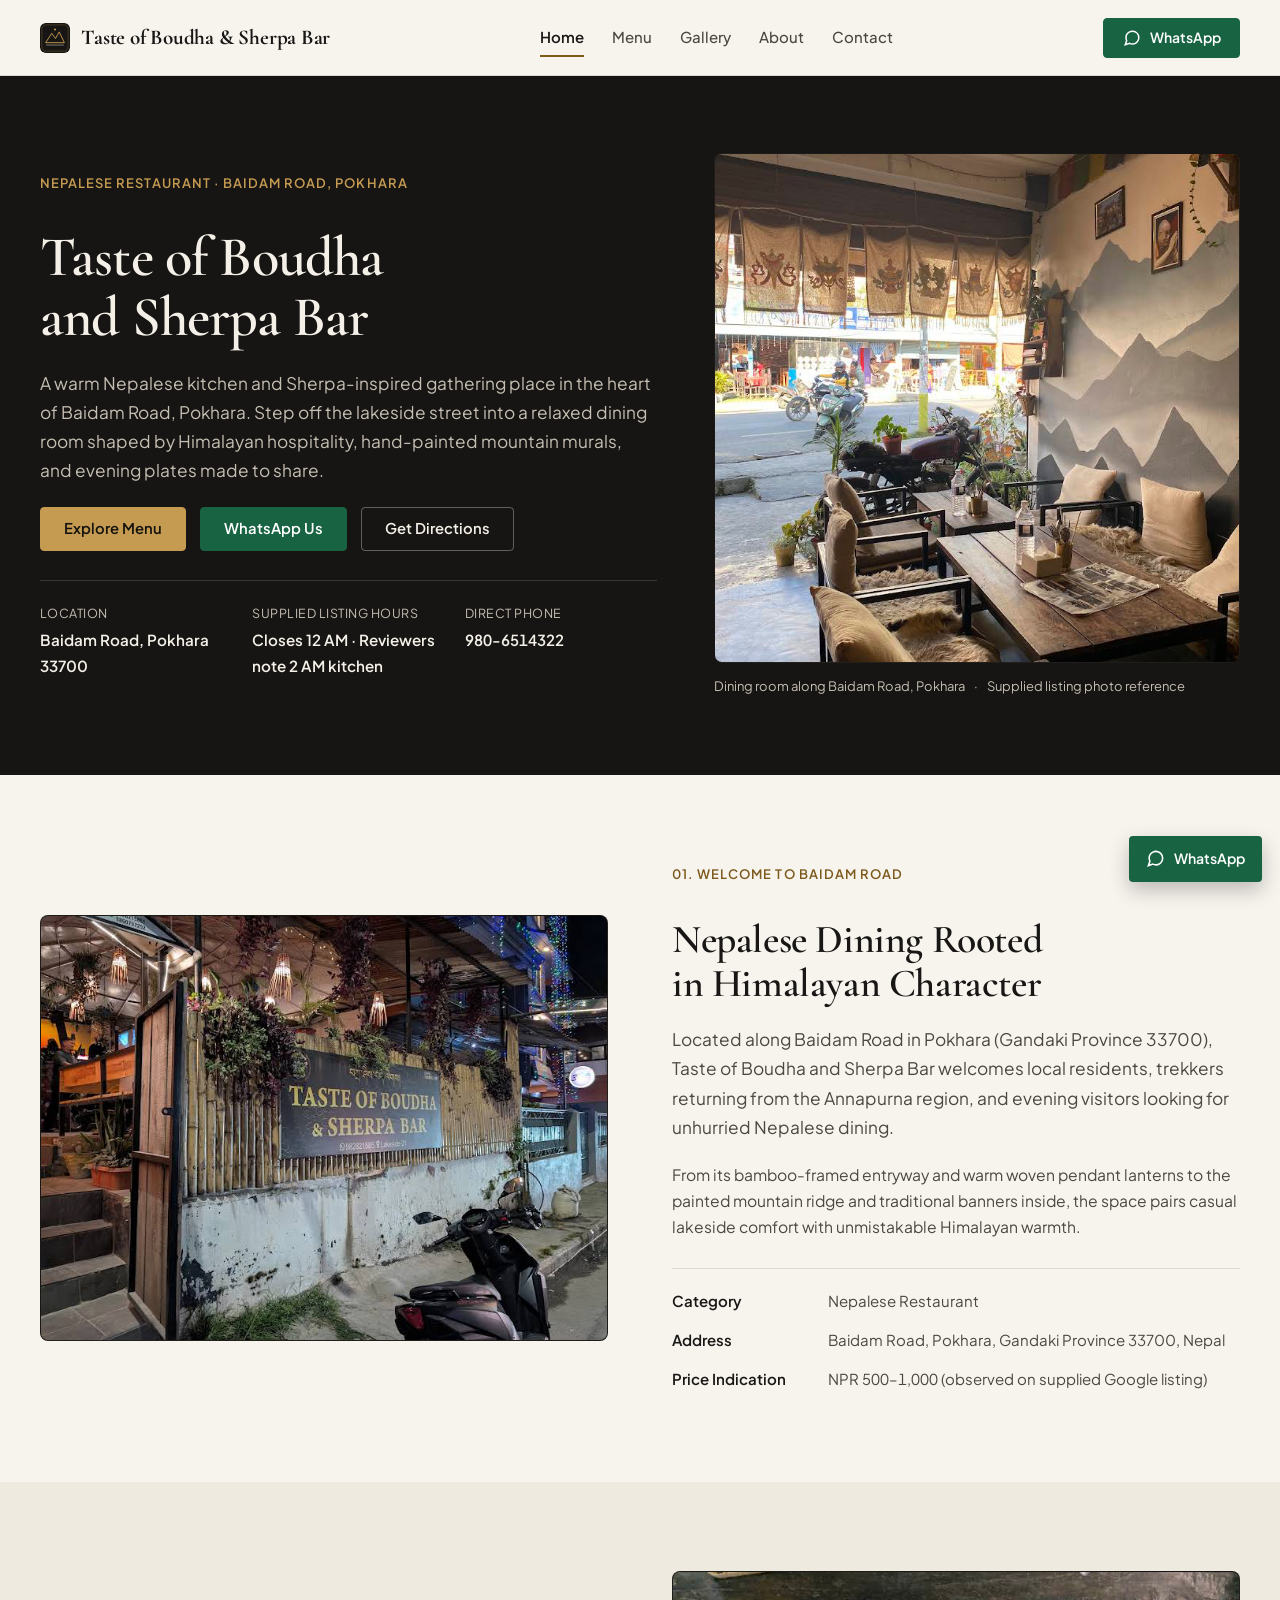
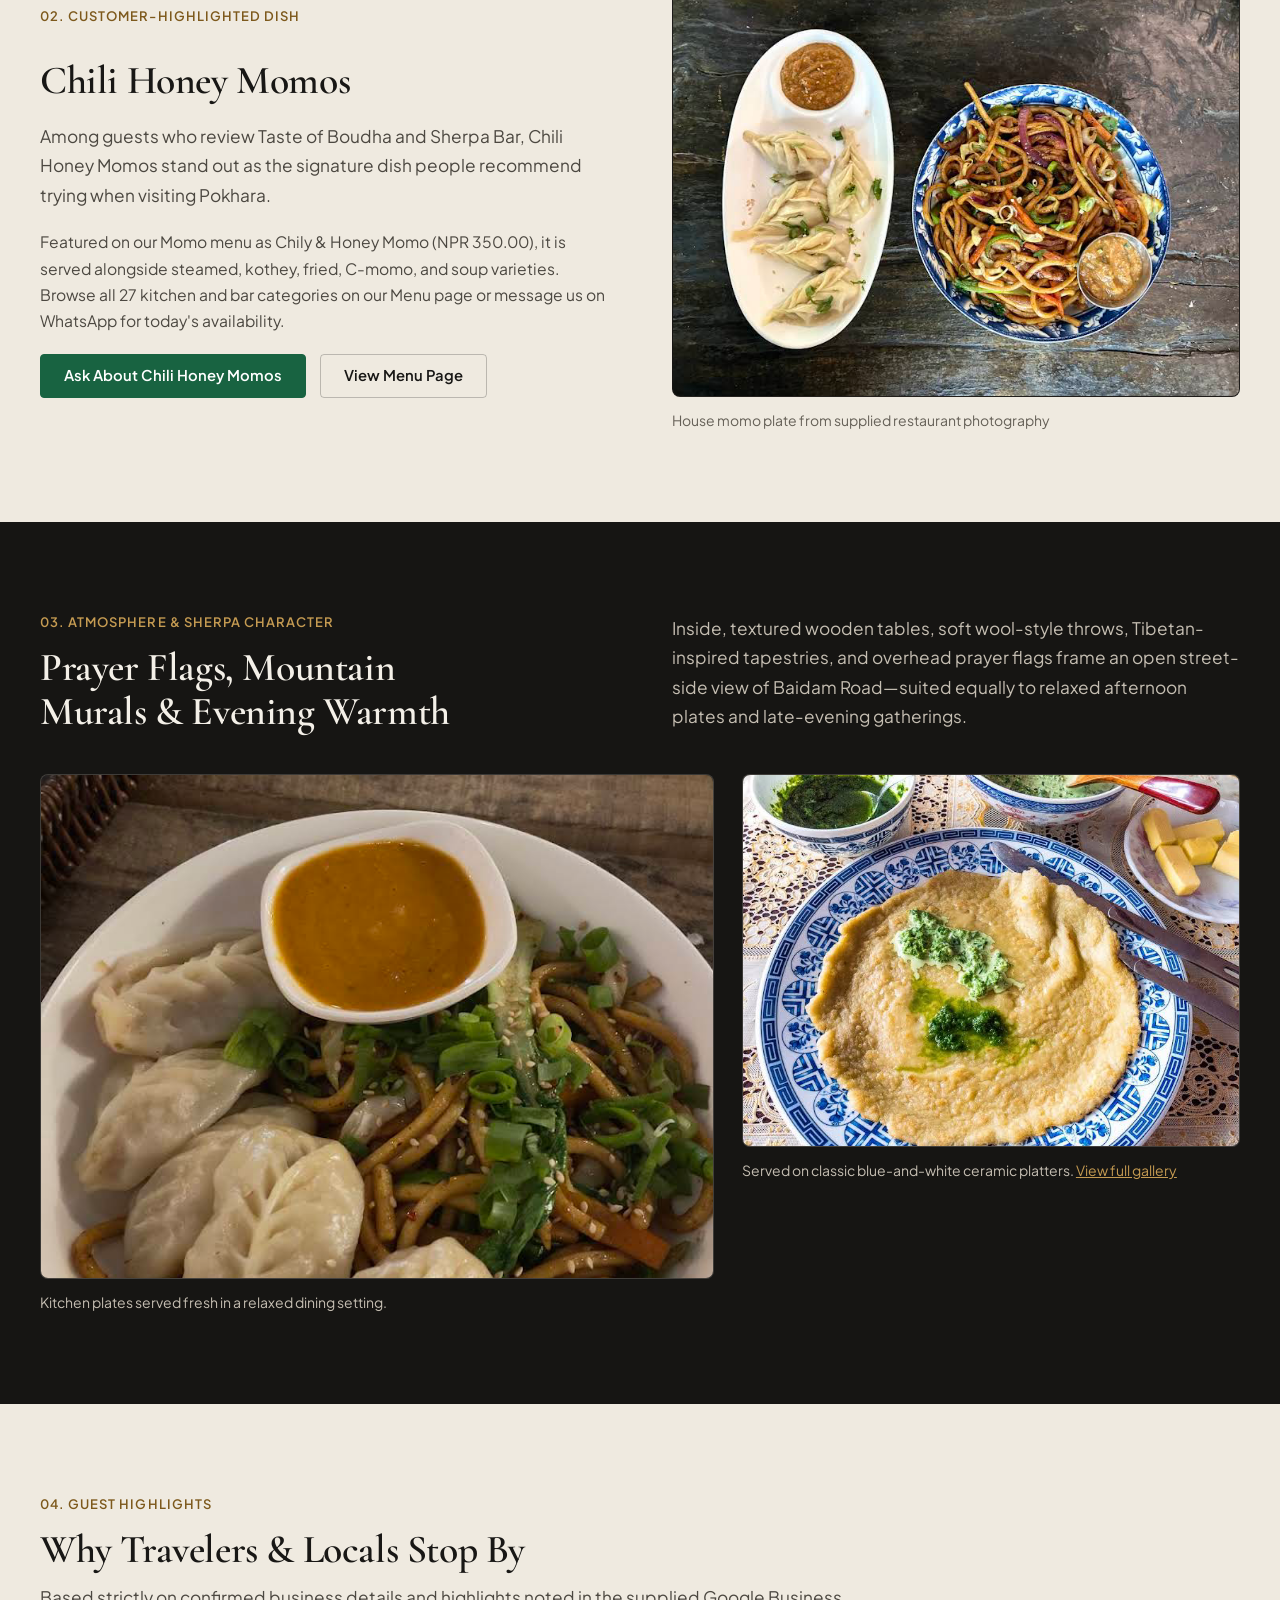
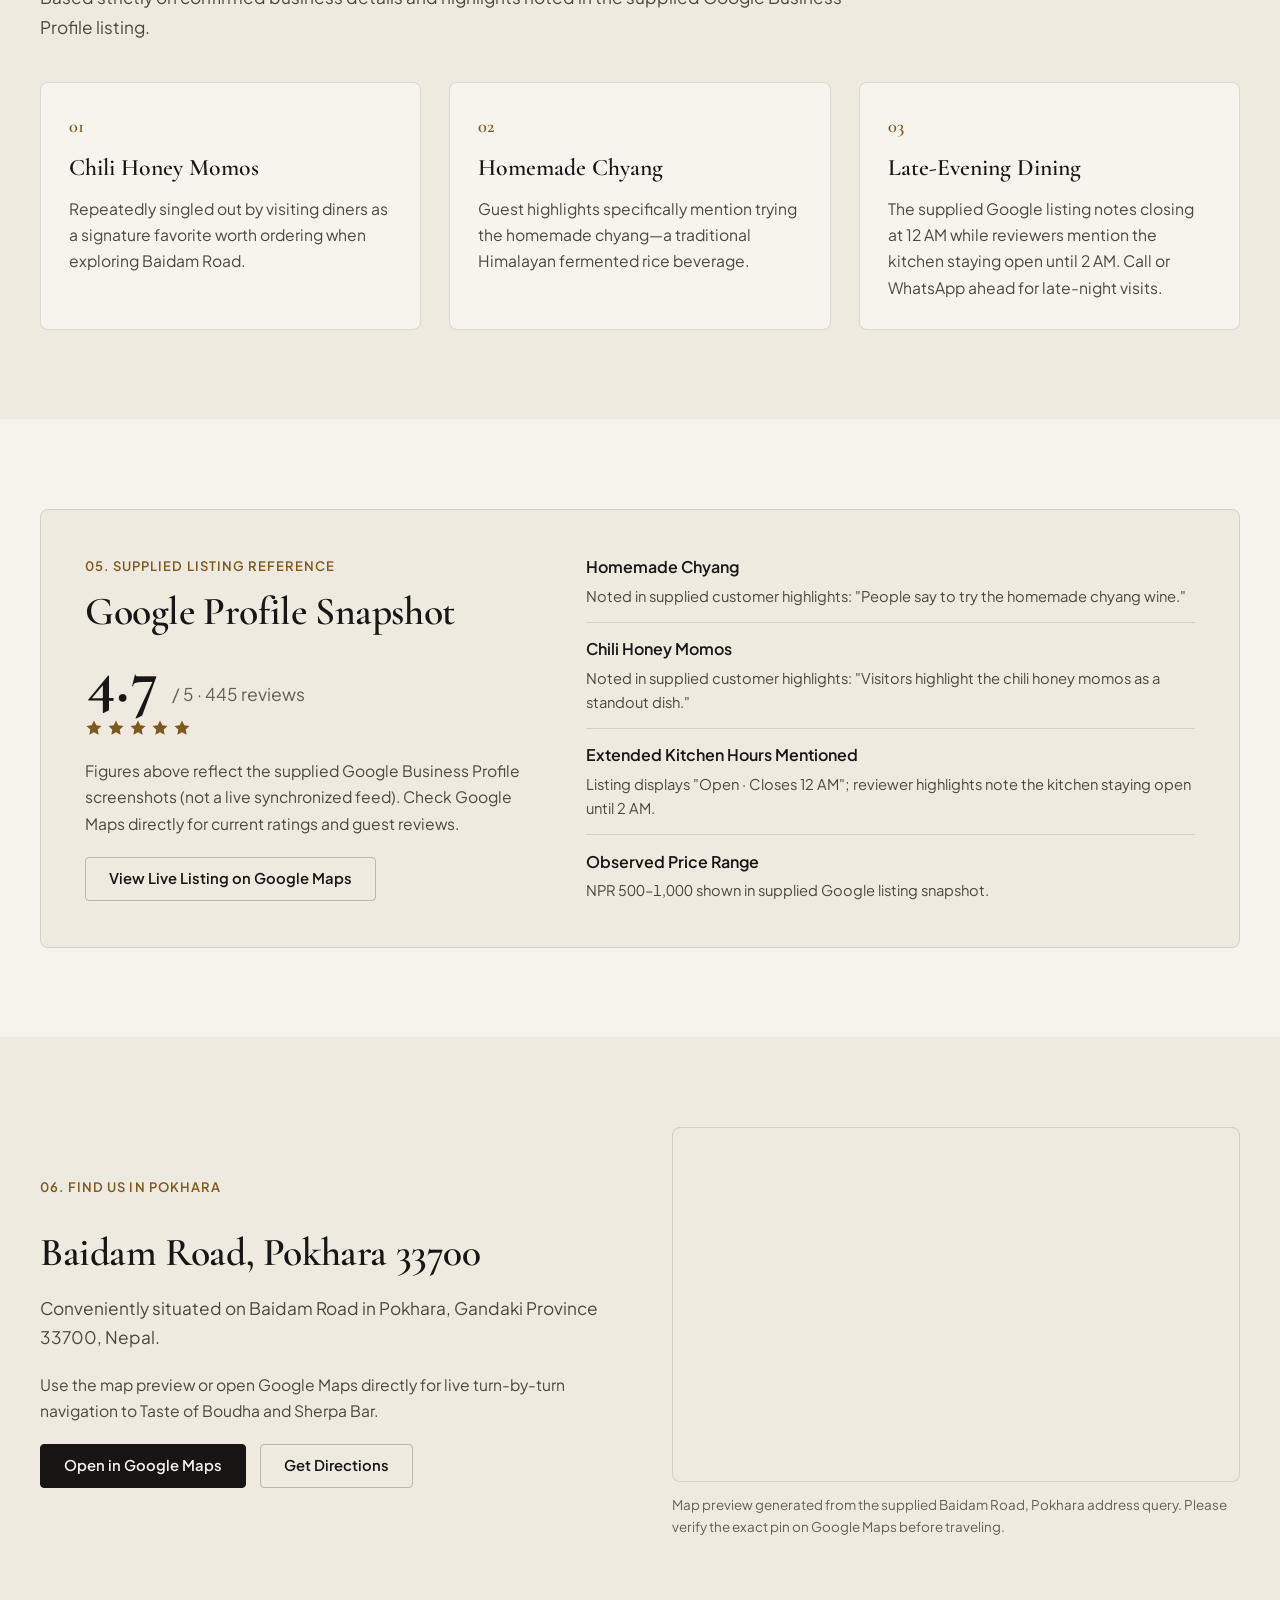
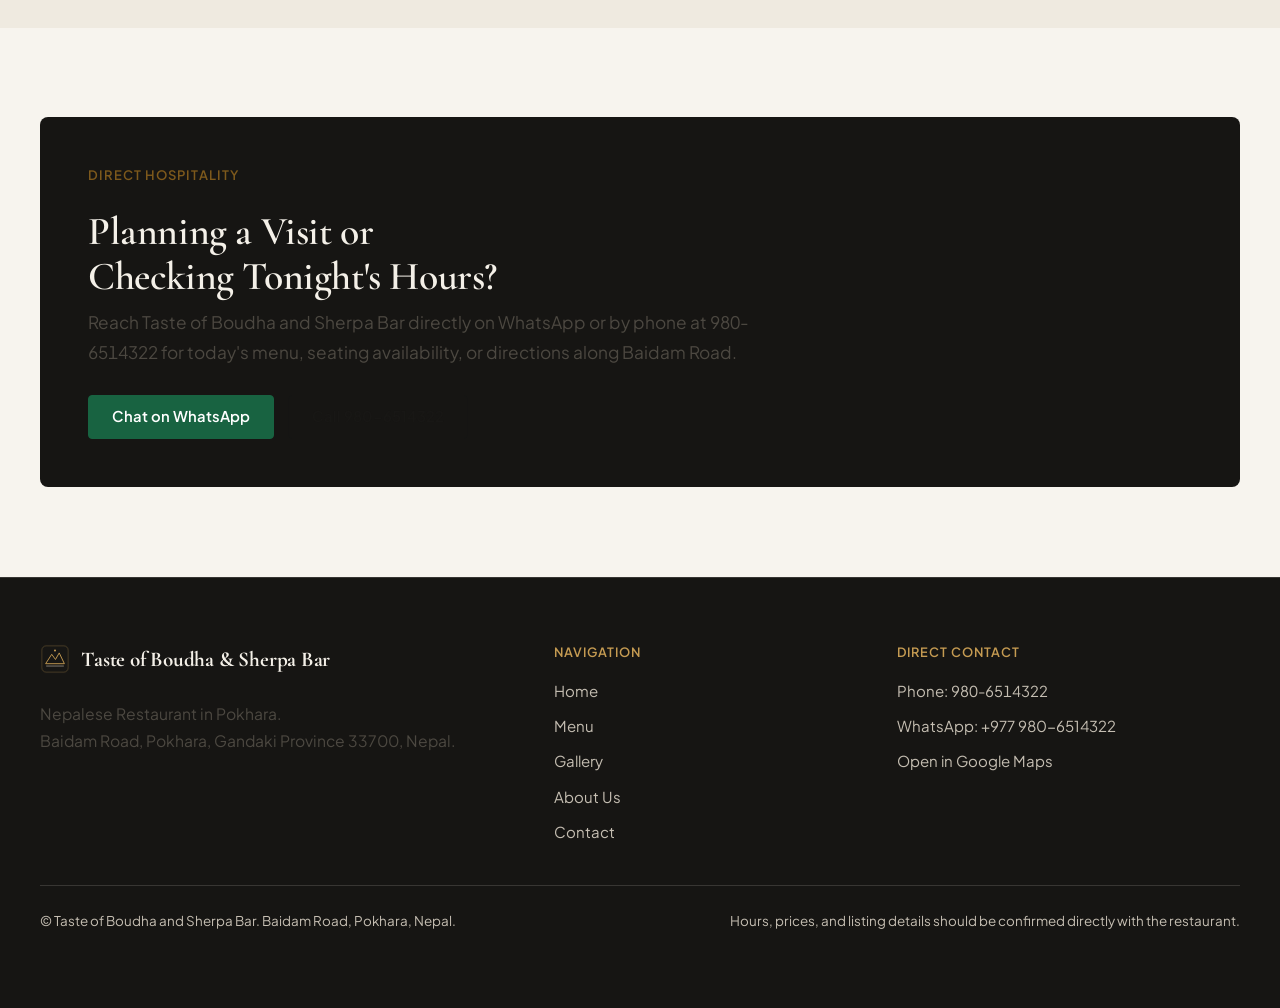
<file: index.html>
<!doctype html>
<html lang="en">
  <head>
    <meta charset="UTF-8" />
    <meta name="viewport" content="width=device-width, initial-scale=1.0" />
    <title>Taste of Boudha and Sherpa Bar | Nepalese Restaurant in Pokhara</title>
    <meta
      name="description"
      content="Visit Taste of Boudha and Sherpa Bar on Baidam Road, Pokhara. Authentic Nepalese restaurant known for Chili Honey Momos, homemade chyang, and evening hospitality."
    />
    <meta property="og:type" content="website" />
    <meta property="og:site_name" content="Taste of Boudha and Sherpa Bar" />
    <meta property="og:title" content="Taste of Boudha and Sherpa Bar | Nepalese Restaurant in Pokhara" />
    <meta
      property="og:description"
      content="Nepalese restaurant on Baidam Road, Pokhara. Explore our atmosphere, Chili Honey Momos highlight, location map, and direct WhatsApp contact."
    />
    <meta property="og:image" content="images/restaurant/interior-seating.png" />
    <meta name="twitter:card" content="summary_large_image" />
    <meta name="twitter:title" content="Taste of Boudha and Sherpa Bar | Nepalese Restaurant in Pokhara" />
    <meta
      name="twitter:description"
      content="Nepalese restaurant on Baidam Road, Pokhara. Explore our atmosphere, Chili Honey Momos highlight, and direct WhatsApp contact."
    />
    <!-- Add <link rel="canonical" href="https://YOUR-DOMAIN.com/" /> once your production domain is live -->
    <link rel="icon" type="image/svg+xml" href="images/logo/favicon.svg" />
    <link rel="preconnect" href="https://fonts.googleapis.com" />
    <link rel="preconnect" href="https://fonts.gstatic.com" crossorigin />
    <link
      href="https://fonts.googleapis.com/css2?family=Cormorant+Garamond:ital,wght@0,500;0,600;0,700;1,500&family=Plus+Jakarta+Sans:wght@400;500;600&display=swap"
      rel="stylesheet"
    />
    <link rel="stylesheet" href="css/style.css" />
    <link rel="stylesheet" href="css/responsive.css" />
    <script type="application/ld+json">
      {
        "@context": "https://schema.org",
        "@type": "Restaurant",
        "name": "Taste of Boudha and Sherpa Bar",
        "servesCuisine": "Nepalese",
        "telephone": "+977-980-6514322",
        "priceRange": "NPR 500–1,000",
        "address": {
          "@type": "PostalAddress",
          "streetAddress": "Baidam Road",
          "addressLocality": "Pokhara",
          "addressRegion": "Gandaki Province",
          "postalCode": "33700",
          "addressCountry": "NP"
        },
        "hasMap": "https://www.google.com/maps/search/?api=1&query=Taste+of+Boudha+and+Sherpa+Bar+Pokhara"
      }
    </script>
    <script src="js/lib/site-utils.js" defer></script>
    <script src="js/main.js" defer></script>
  </head>
  <body>
    <a class="skip-link" href="#main-content">Skip to main content</a>

    <header class="site-header">
      <div class="container site-header__inner">
        <a class="brand-link" href="index.html">
          <img class="brand-link__mark" src="images/logo/brand-mark.svg" alt="" width="30" height="30" />
          <span>Taste of Boudha &amp; Sherpa Bar</span>
        </a>

        <nav class="primary-nav" aria-label="Primary navigation">
          <a class="primary-nav__link" href="index.html" aria-current="page">Home</a>
          <a class="primary-nav__link" href="menu.html">Menu</a>
          <a class="primary-nav__link" href="gallery.html">Gallery</a>
          <a class="primary-nav__link" href="about.html">About</a>
          <a class="primary-nav__link" href="contact.html">Contact</a>
        </nav>

        <div class="header-actions">
          <a
            class="btn btn--whatsapp header-cta"
            href="https://wa.me/9779806514322"
            data-whatsapp-msg="Hello Taste of Boudha and Sherpa Bar, I would like to ask about dining with you today."
            target="_blank"
            rel="noopener noreferrer"
          >
            <svg viewBox="0 0 24 24" fill="none" stroke="currentColor" stroke-width="2" aria-hidden="true">
              <path d="M21 11.5a8.38 8.38 0 0 1-.9 3.8 8.5 8.5 0 0 1-7.6 4.7 8.38 8.38 0 0 1-3.8-.9L3 21l1.9-5.7a8.38 8.38 0 0 1-.9-3.8 8.5 8.5 0 0 1 4.7-7.6 8.38 8.38 0 0 1 3.8-.9h.5a8.48 8.48 0 0 1 8 8v.5z" />
            </svg>
            <span>WhatsApp</span>
          </a>

          <button
            type="button"
            id="nav-toggle"
            class="nav-toggle"
            aria-expanded="false"
            aria-controls="mobile-drawer"
            aria-label="Open navigation menu"
          >
            <span class="nav-toggle__lines" aria-hidden="true">
              <span></span>
              <span></span>
              <span></span>
            </span>
          </button>
        </div>
      </div>
    </header>

    <div id="mobile-drawer" class="mobile-drawer" aria-hidden="true" role="dialog" aria-modal="true" aria-label="Mobile navigation">
      <div id="drawer-backdrop" class="mobile-drawer__backdrop"></div>
      <div class="mobile-drawer__panel">
        <div>
          <div class="mobile-drawer__top">
            <span class="mobile-drawer__brand">Taste of Boudha &amp; Sherpa Bar</span>
            <button type="button" id="drawer-close" class="mobile-drawer__close" aria-label="Close navigation menu">
              <svg width="20" height="20" viewBox="0 0 24 24" fill="none" stroke="currentColor" stroke-width="2" aria-hidden="true">
                <line x1="18" y1="6" x2="6" y2="18" />
                <line x1="6" y1="6" x2="18" y2="18" />
              </svg>
            </button>
          </div>
          <nav class="mobile-drawer__links" aria-label="Mobile pages">
            <a class="mobile-drawer__link" href="index.html" aria-current="page">Home</a>
            <a class="mobile-drawer__link" href="menu.html">Menu</a>
            <a class="mobile-drawer__link" href="gallery.html">Gallery</a>
            <a class="mobile-drawer__link" href="about.html">About</a>
            <a class="mobile-drawer__link" href="contact.html">Contact</a>
          </nav>
        </div>

        <div class="mobile-drawer__footer">
          <a
            class="btn btn--whatsapp"
            href="https://wa.me/9779806514322"
            data-whatsapp-msg="Hello Taste of Boudha and Sherpa Bar, I would like to ask about dining with you today."
            target="_blank"
            rel="noopener noreferrer"
          >
            Message on WhatsApp
          </a>
          <p class="mobile-drawer__meta">
            Baidam Road, Pokhara, Gandaki Province 33700, Nepal<br />
            Phone: <a href="tel:+9779806514322" class="tabular-nums">980-6514322</a>
          </p>
        </div>
      </div>
    </div>

    <main id="main-content">
      <!-- B. Hero Section -->
      <section class="hero" aria-labelledby="hero-heading">
        <div class="container hero__grid">
          <div class="hero__content">
            <span class="kicker">Nepalese Restaurant · Baidam Road, Pokhara</span>
            <h1 id="hero-heading" class="display-title">
              Taste of Boudha and Sherpa Bar
            </h1>
            <p class="hero__lead">
              A warm Nepalese kitchen and Sherpa-inspired gathering place in the heart of Baidam Road, Pokhara.
              Step off the lakeside street into a relaxed dining room shaped by Himalayan hospitality, hand-painted mountain murals, and evening plates made to share.
            </p>
            <div class="btn-group">
              <a class="btn btn--primary" href="menu.html">Explore Menu</a>
              <a
                class="btn btn--whatsapp"
                href="https://wa.me/9779806514322"
                data-whatsapp-msg="Hello Taste of Boudha and Sherpa Bar, I found your website and would like to inquire about dining today."
                target="_blank"
                rel="noopener noreferrer"
              >
                WhatsApp Us
              </a>
              <a
                class="btn btn--outline"
                href="https://www.google.com/maps/search/?api=1&query=Taste+of+Boudha+and+Sherpa+Bar+Pokhara"
                target="_blank"
                rel="noopener noreferrer"
              >
                Get Directions
              </a>
            </div>

            <dl class="hero__facts">
              <div>
                <dt class="hero__fact-label">Location</dt>
                <dd class="hero__fact-value">Baidam Road, Pokhara 33700</dd>
              </div>
              <div>
                <dt class="hero__fact-label">Supplied Listing Hours</dt>
                <dd class="hero__fact-value">Closes 12 AM · Reviewers note 2 AM kitchen</dd>
              </div>
              <div>
                <dt class="hero__fact-label">Direct Phone</dt>
                <dd class="hero__fact-value tabular-nums">
                  <a href="tel:+9779806514322">980-6514322</a>
                </dd>
              </div>
            </dl>
          </div>

          <div class="hero__media">
            <figure class="hero__frame media-frame">
              <img
                src="images/restaurant/interior-seating.png"
                alt="Interior dining room at Taste of Boudha and Sherpa Bar featuring painted Himalayan mountains, prayer flags, wooden tables, and cushioned seating overlooking Baidam Road"
                width="718"
                height="962"
              />
              <div class="media-fallback">
                <span>Taste of Boudha and Sherpa Bar — Baidam Road, Pokhara</span>
              </div>
            </figure>
            <p class="hero__caption">
              <span>Dining room along Baidam Road, Pokhara</span>
              <span aria-hidden="true">&middot;</span>
              <span>Supplied listing photo reference</span>
            </p>
          </div>
        </div>
      </section>

      <!-- C. Restaurant Introduction -->
      <section class="section" aria-labelledby="intro-heading" data-reveal>
        <div class="container split-grid">
          <div class="media-frame media-frame--4x3">
            <img
              src="images/restaurant/exterior-entrance.png"
              alt="Bamboo-lined entrance and signboard of Taste of Boudha and Sherpa Bar on Baidam Road in Pokhara"
              width="718"
              height="537"
              loading="lazy"
            />
            <div class="media-fallback">
              <span>Taste of Boudha and Sherpa Bar Entrance</span>
            </div>
          </div>

          <div class="split-grid__body">
            <span class="kicker">01. Welcome to Baidam Road</span>
            <h2 id="intro-heading" class="section-title">
              Nepalese Dining Rooted in Himalayan Character
            </h2>
            <p class="lead-copy">
              Located along Baidam Road in Pokhara (Gandaki Province 33700), Taste of Boudha and Sherpa Bar welcomes local residents, trekkers returning from the Annapurna region, and evening visitors looking for unhurried Nepalese dining.
            </p>
            <p class="body-copy">
              From its bamboo-framed entryway and warm woven pendant lanterns to the painted mountain ridge and traditional banners inside, the space pairs casual lakeside comfort with unmistakable Himalayan warmth.
            </p>

            <dl class="detail-list">
              <div class="detail-list__row">
                <dt class="detail-list__term">Category</dt>
                <dd class="detail-list__desc">Nepalese Restaurant</dd>
              </div>
              <div class="detail-list__row">
                <dt class="detail-list__term">Address</dt>
                <dd class="detail-list__desc">Baidam Road, Pokhara, Gandaki Province 33700, Nepal</dd>
              </div>
              <div class="detail-list__row">
                <dt class="detail-list__term">Price Indication</dt>
                <dd class="detail-list__desc tabular-nums">NPR 500–1,000 (observed on supplied Google listing)</dd>
              </div>
            </dl>
          </div>
        </div>
      </section>

      <!-- D. Featured Food — Chili Honey Momos -->
      <section class="section section--surface" aria-labelledby="featured-heading" data-reveal>
        <div class="container split-grid">
          <div class="split-grid__body">
            <span class="kicker">02. Customer-Highlighted Dish</span>
            <h2 id="featured-heading" class="section-title">
              Chili Honey Momos
            </h2>
            <p class="lead-copy">
              Among guests who review Taste of Boudha and Sherpa Bar, Chili Honey Momos stand out as the signature dish people recommend trying when visiting Pokhara.
            </p>
            <p class="body-copy">
              Featured on our Momo menu as Chily &amp; Honey Momo (NPR 350.00), it is served alongside steamed, kothey, fried, C-momo, and soup varieties. Browse all 27 kitchen and bar categories on our Menu page or message us on WhatsApp for today's availability.
            </p>
            <div class="btn-group">
              <a
                class="btn btn--whatsapp"
                href="https://wa.me/9779806514322"
                data-whatsapp-msg="Hello Taste of Boudha and Sherpa Bar, I would like to ask about your Chili Honey Momos and today's availability."
                target="_blank"
                rel="noopener noreferrer"
              >
                Ask About Chili Honey Momos
              </a>
              <a class="btn btn--outline" href="menu.html">View Menu Page</a>
            </div>
          </div>

          <figure>
            <div class="media-frame media-frame--4x3">
              <img
                src="images/food/momos-noodles-platter.png"
                alt="Hand-pleated momos served with dipping achar alongside stir-fried noodles on a wooden table at Taste of Boudha and Sherpa Bar"
                width="719"
                height="534"
                loading="lazy"
              />
              <div class="media-fallback">
                <span>House Momos &amp; Dipping Achar</span>
              </div>
            </div>
            <figcaption class="meta-line" style="margin-top: 0.75rem;">
              <span>House momo plate from supplied restaurant photography</span>
            </figcaption>
          </figure>
        </div>
      </section>

      <!-- E. Restaurant Atmosphere -->
      <section class="section section--dark" aria-labelledby="atmosphere-heading" data-reveal>
        <div class="container">
          <div class="split-grid">
            <div>
              <span class="kicker">03. Atmosphere &amp; Sherpa Character</span>
              <h2 id="atmosphere-heading" class="section-title">
                Prayer Flags, Mountain Murals &amp; Evening Warmth
              </h2>
            </div>
            <p class="lead-copy">
              Inside, textured wooden tables, soft wool-style throws, Tibetan-inspired tapestries, and overhead prayer flags frame an open street-side view of Baidam Road—suited equally to relaxed afternoon plates and late-evening gatherings.
            </p>
          </div>

          <div class="atmosphere-grid">
            <figure class="atmosphere-figure">
              <div class="media-frame media-frame--4x3">
                <img
                  src="images/food/momos-bowl-achar.png"
                  alt="Steamed momos served with noodles, fresh scallions, and house dipping sauce"
                  width="710"
                  height="1046"
                  loading="lazy"
                />
                <div class="media-fallback">
                  <span>Kitchen &amp; Evening Plates</span>
                </div>
              </div>
              <figcaption>Kitchen plates served fresh in a relaxed dining setting.</figcaption>
            </figure>

            <figure class="atmosphere-figure">
              <div class="media-frame media-frame--4x3">
                <img
                  src="images/food/tibetan-flatbread-chutney.png"
                  alt="Traditional flatbread served with fresh green herb chutney and butter on blue-and-white ceramic ware"
                  width="718"
                  height="525"
                  loading="lazy"
                />
                <div class="media-fallback">
                  <span>Traditional Flatbread &amp; Chutney</span>
                </div>
              </div>
              <figcaption>
                Served on classic blue-and-white ceramic platters. <a href="gallery.html" style="color: var(--accent-gold); text-decoration: underline;">View full gallery</a>
              </figcaption>
            </figure>
          </div>
        </div>
      </section>

      <!-- F. Why Visit -->
      <section class="section section--surface" aria-labelledby="why-visit-heading" data-reveal>
        <div class="container">
          <span class="kicker">04. Guest Highlights</span>
          <h2 id="why-visit-heading" class="section-title">
            Why Travelers &amp; Locals Stop By
          </h2>
          <p class="lead-copy" style="margin-top: 0.75rem;">
            Based strictly on confirmed business details and highlights noted in the supplied Google Business Profile listing.
          </p>

          <div class="pillars-grid">
            <article class="pillar-card">
              <span class="pillar-card__index">01</span>
              <h3 class="pillar-card__title">Chili Honey Momos</h3>
              <p class="body-copy">
                Repeatedly singled out by visiting diners as a signature favorite worth ordering when exploring Baidam Road.
              </p>
            </article>

            <article class="pillar-card">
              <span class="pillar-card__index">02</span>
              <h3 class="pillar-card__title">Homemade Chyang</h3>
              <p class="body-copy">
                Guest highlights specifically mention trying the homemade chyang—a traditional Himalayan fermented rice beverage.
              </p>
            </article>

            <article class="pillar-card">
              <span class="pillar-card__index">03</span>
              <h3 class="pillar-card__title">Late-Evening Dining</h3>
              <p class="body-copy">
                The supplied Google listing notes closing at 12 AM while reviewers mention the kitchen staying open until 2 AM. Call or WhatsApp ahead for late-night visits.
              </p>
            </article>
          </div>
        </div>
      </section>

      <!-- G. Google Rating Snapshot (Transparently Qualified) -->
      <section class="section" aria-labelledby="listing-heading" data-reveal>
        <div class="container">
          <div class="listing-band">
            <div>
              <span class="kicker">05. Supplied Listing Reference</span>
              <h2 id="listing-heading" class="section-title">Google Profile Snapshot</h2>
              <div class="rating-display" style="margin-top: 1rem;">
                <span class="rating-display__score tabular-nums">4.7</span>
                <span class="rating-display__scale tabular-nums">/ 5 · 445 reviews</span>
              </div>
              <div class="rating-stars" aria-label="4.7 out of 5 stars in supplied Google listing snapshot">
                <svg width="18" height="18" viewBox="0 0 24 24" fill="currentColor" aria-hidden="true"><path d="M12 2l3.09 6.26L22 9.27l-5 4.87 1.18 6.88L12 17.77l-6.18 3.25L7 14.14 2 9.27l6.91-1.01L12 2z"/></svg>
                <svg width="18" height="18" viewBox="0 0 24 24" fill="currentColor" aria-hidden="true"><path d="M12 2l3.09 6.26L22 9.27l-5 4.87 1.18 6.88L12 17.77l-6.18 3.25L7 14.14 2 9.27l6.91-1.01L12 2z"/></svg>
                <svg width="18" height="18" viewBox="0 0 24 24" fill="currentColor" aria-hidden="true"><path d="M12 2l3.09 6.26L22 9.27l-5 4.87 1.18 6.88L12 17.77l-6.18 3.25L7 14.14 2 9.27l6.91-1.01L12 2z"/></svg>
                <svg width="18" height="18" viewBox="0 0 24 24" fill="currentColor" aria-hidden="true"><path d="M12 2l3.09 6.26L22 9.27l-5 4.87 1.18 6.88L12 17.77l-6.18 3.25L7 14.14 2 9.27l6.91-1.01L12 2z"/></svg>
                <svg width="18" height="18" viewBox="0 0 24 24" fill="currentColor" aria-hidden="true"><path d="M12 2l3.09 6.26L22 9.27l-5 4.87 1.18 6.88L12 17.77l-6.18 3.25L7 14.14 2 9.27l6.91-1.01L12 2z"/></svg>
              </div>
              <p class="body-copy" style="margin-top: 0.85rem;">
                Figures above reflect the supplied Google Business Profile screenshots (not a live synchronized feed). Check Google Maps directly for current ratings and guest reviews.
              </p>
              <div style="margin-top: 1.25rem;">
                <a
                  class="btn btn--outline"
                  href="https://www.google.com/maps/search/?api=1&query=Taste+of+Boudha+and+Sherpa+Bar+Pokhara"
                  target="_blank"
                  rel="noopener noreferrer"
                >
                  View Live Listing on Google Maps
                </a>
              </div>
            </div>

            <div>
              <ul class="highlights-list">
                <li>
                  <span class="highlights-list__title">Homemade Chyang</span>
                  <span class="highlights-list__note">Noted in supplied customer highlights: "People say to try the homemade chyang wine."</span>
                </li>
                <li>
                  <span class="highlights-list__title">Chili Honey Momos</span>
                  <span class="highlights-list__note">Noted in supplied customer highlights: "Visitors highlight the chili honey momos as a standout dish."</span>
                </li>
                <li>
                  <span class="highlights-list__title">Extended Kitchen Hours Mentioned</span>
                  <span class="highlights-list__note">Listing displays "Open · Closes 12 AM"; reviewer highlights note the kitchen staying open until 2 AM.</span>
                </li>
                <li>
                  <span class="highlights-list__title">Observed Price Range</span>
                  <span class="highlights-list__note tabular-nums">NPR 500–1,000 shown in supplied Google listing snapshot.</span>
                </li>
              </ul>
            </div>
          </div>
        </div>
      </section>

      <!-- H. Location & Map Preview -->
      <section class="section section--surface" aria-labelledby="location-heading" data-reveal>
        <div class="container split-grid">
          <div class="split-grid__body">
            <span class="kicker">06. Find Us in Pokhara</span>
            <h2 id="location-heading" class="section-title">
              Baidam Road, Pokhara 33700
            </h2>
            <p class="lead-copy">
              Conveniently situated on Baidam Road in Pokhara, Gandaki Province 33700, Nepal.
            </p>
            <p class="body-copy">
              Use the map preview or open Google Maps directly for live turn-by-turn navigation to Taste of Boudha and Sherpa Bar.
            </p>
            <div class="btn-group">
              <a
                class="btn btn--primary"
                href="https://www.google.com/maps/search/?api=1&query=Taste+of+Boudha+and+Sherpa+Bar+Pokhara"
                target="_blank"
                rel="noopener noreferrer"
              >
                Open in Google Maps
              </a>
              <a
                class="btn btn--outline"
                href="https://www.google.com/maps/dir/?api=1&destination=Taste+of+Boudha+and+Sherpa+Bar+Pokhara"
                target="_blank"
                rel="noopener noreferrer"
              >
                Get Directions
              </a>
            </div>
          </div>

          <div>
            <div class="map-frame">
              <iframe
                title="Map showing Taste of Boudha and Sherpa Bar on Baidam Road, Pokhara"
                src="https://maps.google.com/maps?q=Taste+of+Boudha+and+Sherpa+Bar,+Baidam+Road,+Pokhara+33700,+Nepal&t=&z=16&ie=UTF8&iwloc=&output=embed"
                loading="lazy"
                referrerpolicy="no-referrer-when-downgrade"
              ></iframe>
            </div>
            <p class="map-disclaimer">
              Map preview generated from the supplied Baidam Road, Pokhara address query. Please verify the exact pin on Google Maps before traveling.
            </p>
          </div>
        </div>
      </section>

      <!-- I. Direct WhatsApp Contact CTA -->
      <section class="section" aria-labelledby="cta-heading" data-reveal>
        <div class="container">
          <div class="cta-band">
            <div class="cta-band__copy">
              <span class="kicker">Direct Hospitality</span>
              <h2 id="cta-heading" class="section-title">
                Planning a Visit or Checking Tonight's Hours?
              </h2>
              <p class="lead-copy">
                Reach Taste of Boudha and Sherpa Bar directly on WhatsApp or by phone at <span class="tabular-nums">980-6514322</span> for today's menu, seating availability, or directions along Baidam Road.
              </p>
            </div>
            <div class="btn-group">
              <a
                class="btn btn--whatsapp"
                href="https://wa.me/9779806514322"
                data-whatsapp-msg="Hello Taste of Boudha and Sherpa Bar, I would like to check your opening hours and menu today."
                target="_blank"
                rel="noopener noreferrer"
              >
                Chat on WhatsApp
              </a>
              <a class="btn btn--outline" href="tel:+9779806514322">Call 980-6514322</a>
            </div>
          </div>
        </div>
      </section>
    </main>

    <!-- J. Consistent Footer -->
    <footer class="site-footer">
      <div class="container">
        <div class="footer-grid">
          <div>
            <a class="brand-link" href="index.html" style="color: var(--text-on-dark); margin-bottom: 0.9rem;">
              <img class="brand-link__mark" src="images/logo/brand-mark.svg" alt="" width="30" height="30" />
              <span>Taste of Boudha &amp; Sherpa Bar</span>
            </a>
            <p class="body-copy" style="margin-top: 0.65rem;">
              Nepalese Restaurant in Pokhara.<br />
              Baidam Road, Pokhara, Gandaki Province 33700, Nepal.
            </p>
          </div>

          <div>
            <h3 class="footer-heading">Navigation</h3>
            <ul class="footer-links">
              <li><a href="index.html">Home</a></li>
              <li><a href="menu.html">Menu</a></li>
              <li><a href="gallery.html">Gallery</a></li>
              <li><a href="about.html">About Us</a></li>
              <li><a href="contact.html">Contact</a></li>
            </ul>
          </div>

          <div>
            <h3 class="footer-heading">Direct Contact</h3>
            <ul class="footer-links">
              <li><a href="tel:+9779806514322" class="tabular-nums">Phone: 980-6514322</a></li>
              <li>
                <a
                  href="https://wa.me/9779806514322"
                  data-whatsapp-msg="Hello Taste of Boudha and Sherpa Bar, I am reaching out from your website."
                  target="_blank"
                  rel="noopener noreferrer"
                >
                  WhatsApp: +977 980-6514322
                </a>
              </li>
              <li>
                <a
                  href="https://www.google.com/maps/search/?api=1&query=Taste+of+Boudha+and+Sherpa+Bar+Pokhara"
                  target="_blank"
                  rel="noopener noreferrer"
                >
                  Open in Google Maps
                </a>
              </li>
            </ul>
          </div>
        </div>

        <div class="footer-bottom">
          <p>&copy; Taste of Boudha and Sherpa Bar. Baidam Road, Pokhara, Nepal.</p>
          <p>Hours, prices, and listing details should be confirmed directly with the restaurant.</p>
        </div>
      </div>
    </footer>

    <div class="floating-dock">
      <button type="button" id="back-to-top" class="back-to-top" aria-label="Back to top">
        <svg width="18" height="18" viewBox="0 0 24 24" fill="none" stroke="currentColor" stroke-width="2" aria-hidden="true">
          <polyline points="18 15 12 9 6 15" />
        </svg>
      </button>
      <a
        class="floating-wa"
        href="https://wa.me/9779806514322"
        data-whatsapp-msg="Hello Taste of Boudha and Sherpa Bar, I would like to make an inquiry."
        target="_blank"
        rel="noopener noreferrer"
        aria-label="Chat with Taste of Boudha and Sherpa Bar on WhatsApp"
      >
        <svg viewBox="0 0 24 24" fill="none" stroke="currentColor" stroke-width="2" aria-hidden="true">
          <path d="M21 11.5a8.38 8.38 0 0 1-.9 3.8 8.5 8.5 0 0 1-7.6 4.7 8.38 8.38 0 0 1-3.8-.9L3 21l1.9-5.7a8.38 8.38 0 0 1-.9-3.8 8.5 8.5 0 0 1 4.7-7.6 8.38 8.38 0 0 1 3.8-.9h.5a8.48 8.48 0 0 1 8 8v.5z" />
        </svg>
        <span class="floating-wa__label">WhatsApp</span>
      </a>
    </div>
  </body>
</html>
</file>
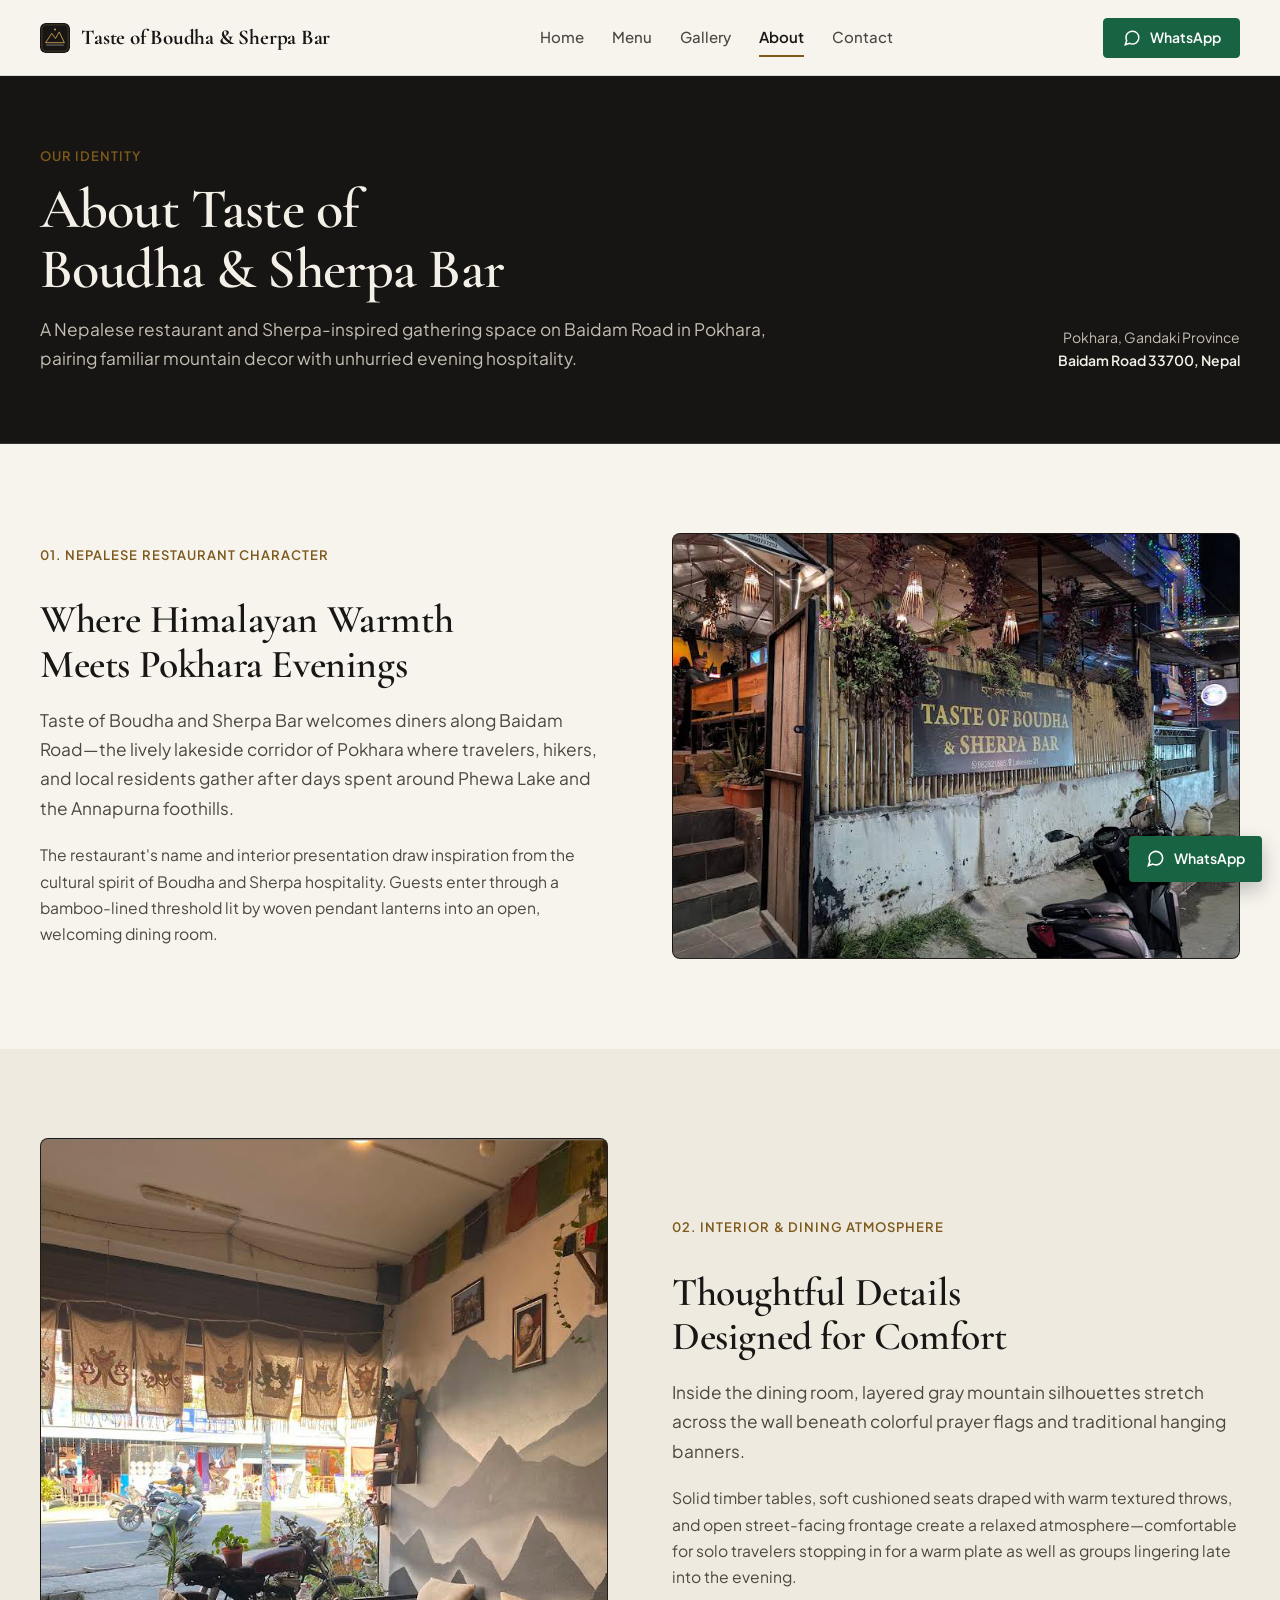
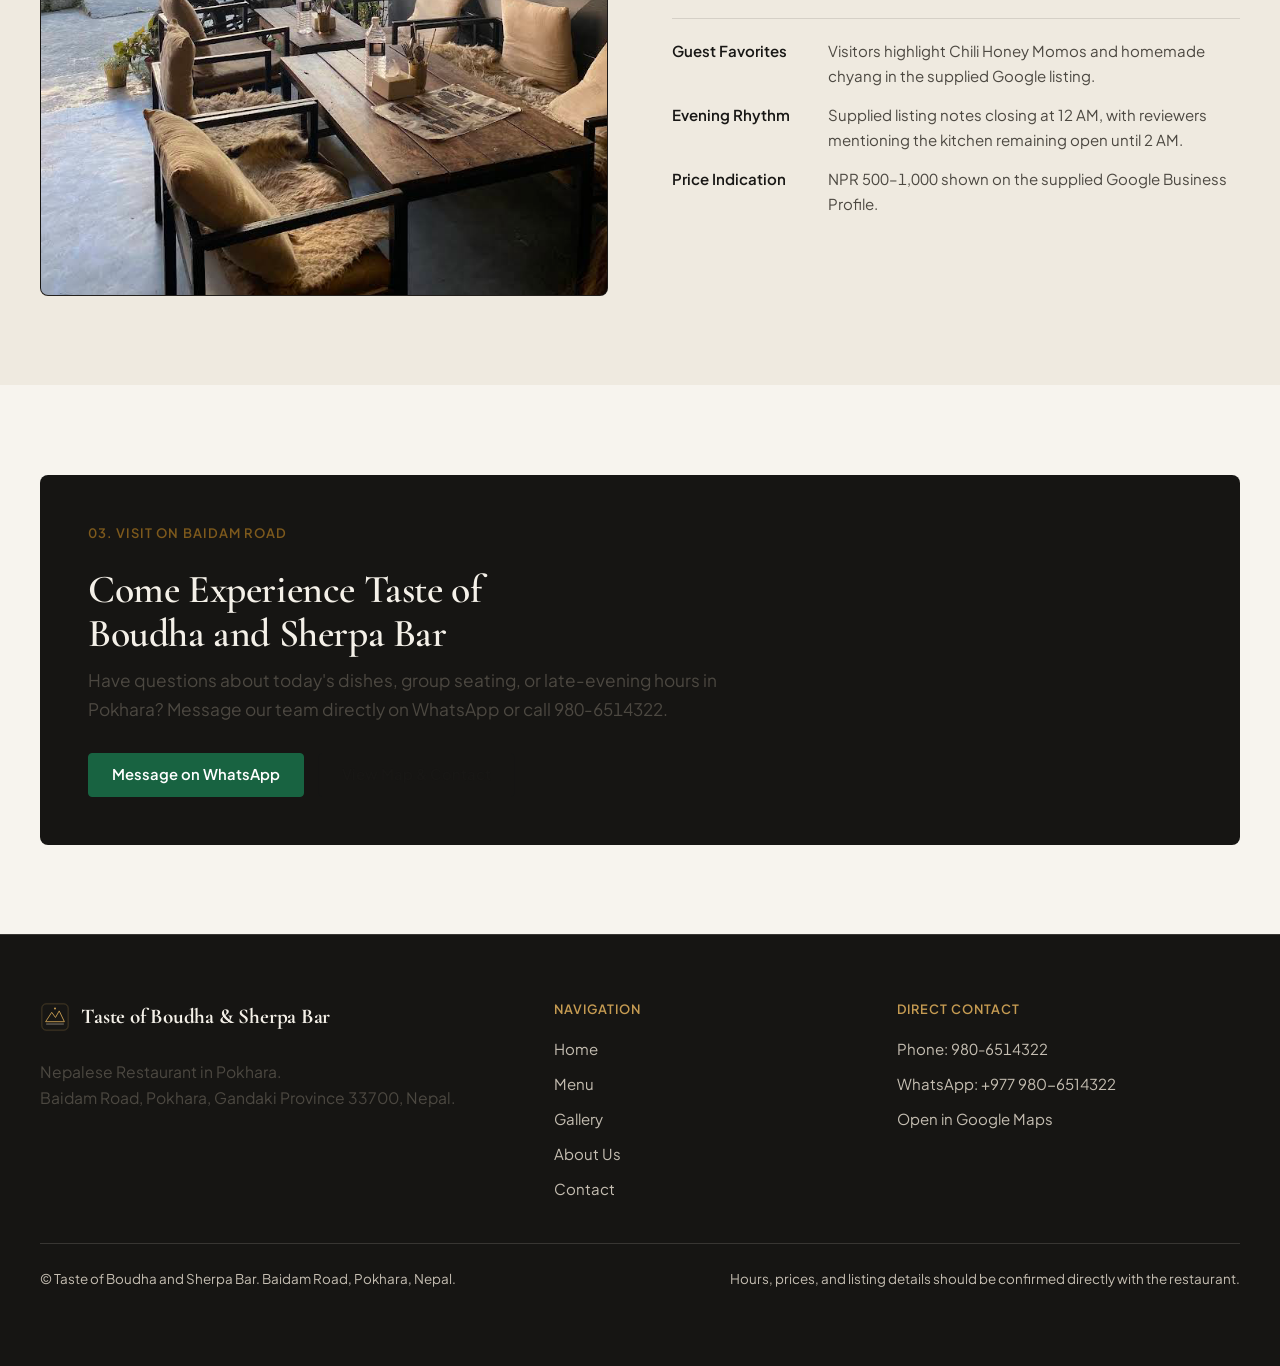
<file: about.html>
<!doctype html>
<html lang="en">
  <head>
    <meta charset="UTF-8" />
    <meta name="viewport" content="width=device-width, initial-scale=1.0" />
    <title>About Us | Taste of Boudha and Sherpa Bar — Pokhara</title>
    <meta
      name="description"
      content="Learn about Taste of Boudha and Sherpa Bar on Baidam Road, Pokhara—our Nepalese dining identity, Sherpa-inspired interior atmosphere, and lakeside location."
    />
    <meta property="og:type" content="website" />
    <meta property="og:site_name" content="Taste of Boudha and Sherpa Bar" />
    <meta property="og:title" content="About Us | Taste of Boudha and Sherpa Bar — Pokhara" />
    <meta
      property="og:description"
      content="Nepalese restaurant character, Sherpa-inspired decor, and warm dining atmosphere on Baidam Road, Pokhara."
    />
    <meta property="og:image" content="images/restaurant/interior-seating.png" />
    <meta name="twitter:card" content="summary_large_image" />
    <meta name="twitter:title" content="About Us | Taste of Boudha and Sherpa Bar — Pokhara" />
    <meta
      name="twitter:description"
      content="Discover the dining atmosphere and Baidam Road setting of Taste of Boudha and Sherpa Bar in Pokhara."
    />
    <link rel="icon" type="image/svg+xml" href="images/logo/favicon.svg" />
    <link rel="preconnect" href="https://fonts.googleapis.com" />
    <link rel="preconnect" href="https://fonts.gstatic.com" crossorigin />
    <link
      href="https://fonts.googleapis.com/css2?family=Cormorant+Garamond:ital,wght@0,500;0,600;0,700;1,500&family=Plus+Jakarta+Sans:wght@400;500;600&display=swap"
      rel="stylesheet"
    />
    <link rel="stylesheet" href="css/style.css" />
    <link rel="stylesheet" href="css/responsive.css" />
    <script type="application/ld+json">
      {
        "@context": "https://schema.org",
        "@type": "Restaurant",
        "name": "Taste of Boudha and Sherpa Bar",
        "servesCuisine": "Nepalese",
        "telephone": "+977-980-6514322",
        "priceRange": "NPR 500–1,000",
        "address": {
          "@type": "PostalAddress",
          "streetAddress": "Baidam Road",
          "addressLocality": "Pokhara",
          "addressRegion": "Gandaki Province",
          "postalCode": "33700",
          "addressCountry": "NP"
        },
        "hasMap": "https://www.google.com/maps/search/?api=1&query=Taste+of+Boudha+and+Sherpa+Bar+Pokhara"
      }
    </script>
    <script src="js/lib/site-utils.js" defer></script>
    <script src="js/main.js" defer></script>
  </head>
  <body>
    <a class="skip-link" href="#main-content">Skip to main content</a>

    <header class="site-header">
      <div class="container site-header__inner">
        <a class="brand-link" href="index.html">
          <img class="brand-link__mark" src="images/logo/brand-mark.svg" alt="" width="30" height="30" />
          <span>Taste of Boudha &amp; Sherpa Bar</span>
        </a>

        <nav class="primary-nav" aria-label="Primary navigation">
          <a class="primary-nav__link" href="index.html">Home</a>
          <a class="primary-nav__link" href="menu.html">Menu</a>
          <a class="primary-nav__link" href="gallery.html">Gallery</a>
          <a class="primary-nav__link" href="about.html" aria-current="page">About</a>
          <a class="primary-nav__link" href="contact.html">Contact</a>
        </nav>

        <div class="header-actions">
          <a
            class="btn btn--whatsapp header-cta"
            href="https://wa.me/9779806514322"
            data-whatsapp-msg="Hello Taste of Boudha and Sherpa Bar, I would like to learn more about dining with you."
            target="_blank"
            rel="noopener noreferrer"
          >
            <svg viewBox="0 0 24 24" fill="none" stroke="currentColor" stroke-width="2" aria-hidden="true">
              <path d="M21 11.5a8.38 8.38 0 0 1-.9 3.8 8.5 8.5 0 0 1-7.6 4.7 8.38 8.38 0 0 1-3.8-.9L3 21l1.9-5.7a8.38 8.38 0 0 1-.9-3.8 8.5 8.5 0 0 1 4.7-7.6 8.38 8.38 0 0 1 3.8-.9h.5a8.48 8.48 0 0 1 8 8v.5z" />
            </svg>
            <span>WhatsApp</span>
          </a>

          <button
            type="button"
            id="nav-toggle"
            class="nav-toggle"
            aria-expanded="false"
            aria-controls="mobile-drawer"
            aria-label="Open navigation menu"
          >
            <span class="nav-toggle__lines" aria-hidden="true">
              <span></span>
              <span></span>
              <span></span>
            </span>
          </button>
        </div>
      </div>
    </header>

    <div id="mobile-drawer" class="mobile-drawer" aria-hidden="true" role="dialog" aria-modal="true" aria-label="Mobile navigation">
      <div id="drawer-backdrop" class="mobile-drawer__backdrop"></div>
      <div class="mobile-drawer__panel">
        <div>
          <div class="mobile-drawer__top">
            <span class="mobile-drawer__brand">Taste of Boudha &amp; Sherpa Bar</span>
            <button type="button" id="drawer-close" class="mobile-drawer__close" aria-label="Close navigation menu">
              <svg width="20" height="20" viewBox="0 0 24 24" fill="none" stroke="currentColor" stroke-width="2" aria-hidden="true">
                <line x1="18" y1="6" x2="6" y2="18" />
                <line x1="6" y1="6" x2="18" y2="18" />
              </svg>
            </button>
          </div>
          <nav class="mobile-drawer__links" aria-label="Mobile pages">
            <a class="mobile-drawer__link" href="index.html">Home</a>
            <a class="mobile-drawer__link" href="menu.html">Menu</a>
            <a class="mobile-drawer__link" href="gallery.html">Gallery</a>
            <a class="mobile-drawer__link" href="about.html" aria-current="page">About</a>
            <a class="mobile-drawer__link" href="contact.html">Contact</a>
          </nav>
        </div>
        <div class="mobile-drawer__footer">
          <a
            class="btn btn--whatsapp"
            href="https://wa.me/9779806514322"
            data-whatsapp-msg="Hello Taste of Boudha and Sherpa Bar, I would like to ask about visiting your restaurant."
            target="_blank"
            rel="noopener noreferrer"
          >
            Message on WhatsApp
          </a>
          <p class="mobile-drawer__meta">
            Baidam Road, Pokhara, Gandaki Province 33700, Nepal<br />
            Phone: <a href="tel:+9779806514322" class="tabular-nums">980-6514322</a>
          </p>
        </div>
      </div>
    </div>

    <main id="main-content">
      <section class="page-hero">
        <div class="container page-hero__inner">
          <div>
            <span class="kicker">Our Identity</span>
            <h1 class="display-title">About Taste of Boudha &amp; Sherpa Bar</h1>
            <p class="page-hero__lead">
              A Nepalese restaurant and Sherpa-inspired gathering space on Baidam Road in Pokhara, pairing familiar mountain decor with unhurried evening hospitality.
            </p>
          </div>
          <div class="page-hero__aside">
            <p>Pokhara, Gandaki Province</p>
            <p style="color: var(--text-on-dark); font-weight: 600;">Baidam Road 33700, Nepal</p>
          </div>
        </div>
      </section>

      <!-- Restaurant Identity & Character -->
      <section class="section" aria-labelledby="identity-heading">
        <div class="container split-grid">
          <div class="split-grid__body">
            <span class="kicker">01. Nepalese Restaurant Character</span>
            <h2 id="identity-heading" class="section-title">
              Where Himalayan Warmth Meets Pokhara Evenings
            </h2>
            <p class="lead-copy">
              Taste of Boudha and Sherpa Bar welcomes diners along Baidam Road—the lively lakeside corridor of Pokhara where travelers, hikers, and local residents gather after days spent around Phewa Lake and the Annapurna foothills.
            </p>
            <p class="body-copy">
              The restaurant's name and interior presentation draw inspiration from the cultural spirit of Boudha and Sherpa hospitality. Guests enter through a bamboo-lined threshold lit by woven pendant lanterns into an open, welcoming dining room.
            </p>
          </div>

          <div class="media-frame media-frame--4x3">
            <img
              src="images/restaurant/exterior-entrance.png"
              alt="Taste of Boudha & Sherpa Bar exterior bamboo wall, plants, and entrance steps on Baidam Road"
              width="718"
              height="537"
              loading="lazy"
            />
            <div class="media-fallback"><span>Taste of Boudha &amp; Sherpa Bar Entrance</span></div>
          </div>
        </div>
      </section>

      <!-- Sherpa-Inspired Design Direction & Atmosphere -->
      <section class="section section--surface" aria-labelledby="decor-heading" data-reveal>
        <div class="container split-grid">
          <div class="media-frame media-frame--3x4">
            <img
              src="images/restaurant/interior-seating.png"
              alt="Inside Taste of Boudha and Sherpa Bar showing painted mountain peaks, Tibetan prayer flags, and cozy seating"
              width="718"
              height="962"
              loading="lazy"
            />
            <div class="media-fallback"><span>Interior Seating &amp; Mountain Mural</span></div>
          </div>

          <div class="split-grid__body">
            <span class="kicker">02. Interior &amp; Dining Atmosphere</span>
            <h2 id="decor-heading" class="section-title">
              Thoughtful Details Designed for Comfort
            </h2>
            <p class="lead-copy">
              Inside the dining room, layered gray mountain silhouettes stretch across the wall beneath colorful prayer flags and traditional hanging banners.
            </p>
            <p class="body-copy">
              Solid timber tables, soft cushioned seats draped with warm textured throws, and open street-facing frontage create a relaxed atmosphere—comfortable for solo travelers stopping in for a warm plate as well as groups lingering late into the evening.
            </p>

            <dl class="detail-list">
              <div class="detail-list__row">
                <dt class="detail-list__term">Guest Favorites</dt>
                <dd class="detail-list__desc">Visitors highlight Chili Honey Momos and homemade chyang in the supplied Google listing.</dd>
              </div>
              <div class="detail-list__row">
                <dt class="detail-list__term">Evening Rhythm</dt>
                <dd class="detail-list__desc">Supplied listing notes closing at 12 AM, with reviewers mentioning the kitchen remaining open until 2 AM.</dd>
              </div>
              <div class="detail-list__row">
                <dt class="detail-list__term">Price Indication</dt>
                <dd class="detail-list__desc tabular-nums">NPR 500–1,000 shown on the supplied Google Business Profile.</dd>
              </div>
            </dl>
          </div>
        </div>
      </section>

      <!-- Location & Direct Invitation -->
      <section class="section" aria-labelledby="visit-about-heading" data-reveal>
        <div class="container">
          <div class="cta-band">
            <div class="cta-band__copy">
              <span class="kicker">03. Visit on Baidam Road</span>
              <h2 id="visit-about-heading" class="section-title">
                Come Experience Taste of Boudha and Sherpa Bar
              </h2>
              <p class="lead-copy">
                Have questions about today's dishes, group seating, or late-evening hours in Pokhara? Message our team directly on WhatsApp or call <span class="tabular-nums">980-6514322</span>.
              </p>
            </div>
            <div class="btn-group">
              <a
                class="btn btn--whatsapp"
                href="https://wa.me/9779806514322"
                data-whatsapp-msg="Hello Taste of Boudha and Sherpa Bar, I would like to ask about visiting you on Baidam Road."
                target="_blank"
                rel="noopener noreferrer"
              >
                Message on WhatsApp
              </a>
              <a class="btn btn--outline" href="contact.html">View Map &amp; Contact</a>
            </div>
          </div>
        </div>
      </section>
    </main>

    <footer class="site-footer">
      <div class="container">
        <div class="footer-grid">
          <div>
            <a class="brand-link" href="index.html" style="color: var(--text-on-dark); margin-bottom: 0.9rem;">
              <img class="brand-link__mark" src="images/logo/brand-mark.svg" alt="" width="30" height="30" />
              <span>Taste of Boudha &amp; Sherpa Bar</span>
            </a>
            <p class="body-copy" style="margin-top: 0.65rem;">
              Nepalese Restaurant in Pokhara.<br />
              Baidam Road, Pokhara, Gandaki Province 33700, Nepal.
            </p>
          </div>

          <div>
            <h3 class="footer-heading">Navigation</h3>
            <ul class="footer-links">
              <li><a href="index.html">Home</a></li>
              <li><a href="menu.html">Menu</a></li>
              <li><a href="gallery.html">Gallery</a></li>
              <li><a href="about.html">About Us</a></li>
              <li><a href="contact.html">Contact</a></li>
            </ul>
          </div>

          <div>
            <h3 class="footer-heading">Direct Contact</h3>
            <ul class="footer-links">
              <li><a href="tel:+9779806514322" class="tabular-nums">Phone: 980-6514322</a></li>
              <li>
                <a
                  href="https://wa.me/9779806514322"
                  data-whatsapp-msg="Hello Taste of Boudha and Sherpa Bar, I am reaching out from your About page."
                  target="_blank"
                  rel="noopener noreferrer"
                >
                  WhatsApp: +977 980-6514322
                </a>
              </li>
              <li>
                <a
                  href="https://www.google.com/maps/search/?api=1&query=Taste+of+Boudha+and+Sherpa+Bar+Pokhara"
                  target="_blank"
                  rel="noopener noreferrer"
                >
                  Open in Google Maps
                </a>
              </li>
            </ul>
          </div>
        </div>

        <div class="footer-bottom">
          <p>&copy; Taste of Boudha and Sherpa Bar. Baidam Road, Pokhara, Nepal.</p>
          <p>Hours, prices, and listing details should be confirmed directly with the restaurant.</p>
        </div>
      </div>
    </footer>

    <div class="floating-dock">
      <button type="button" id="back-to-top" class="back-to-top" aria-label="Back to top">
        <svg width="18" height="18" viewBox="0 0 24 24" fill="none" stroke="currentColor" stroke-width="2" aria-hidden="true">
          <polyline points="18 15 12 9 6 15" />
        </svg>
      </button>
      <a
        class="floating-wa"
        href="https://wa.me/9779806514322"
        data-whatsapp-msg="Hello Taste of Boudha and Sherpa Bar, I would like to make an inquiry."
        target="_blank"
        rel="noopener noreferrer"
        aria-label="Chat with Taste of Boudha and Sherpa Bar on WhatsApp"
      >
        <svg viewBox="0 0 24 24" fill="none" stroke="currentColor" stroke-width="2" aria-hidden="true">
          <path d="M21 11.5a8.38 8.38 0 0 1-.9 3.8 8.5 8.5 0 0 1-7.6 4.7 8.38 8.38 0 0 1-3.8-.9L3 21l1.9-5.7a8.38 8.38 0 0 1-.9-3.8 8.5 8.5 0 0 1 4.7-7.6 8.38 8.38 0 0 1 3.8-.9h.5a8.48 8.48 0 0 1 8 8v.5z" />
        </svg>
        <span class="floating-wa__label">WhatsApp</span>
      </a>
    </div>
  </body>
</html>
</file>
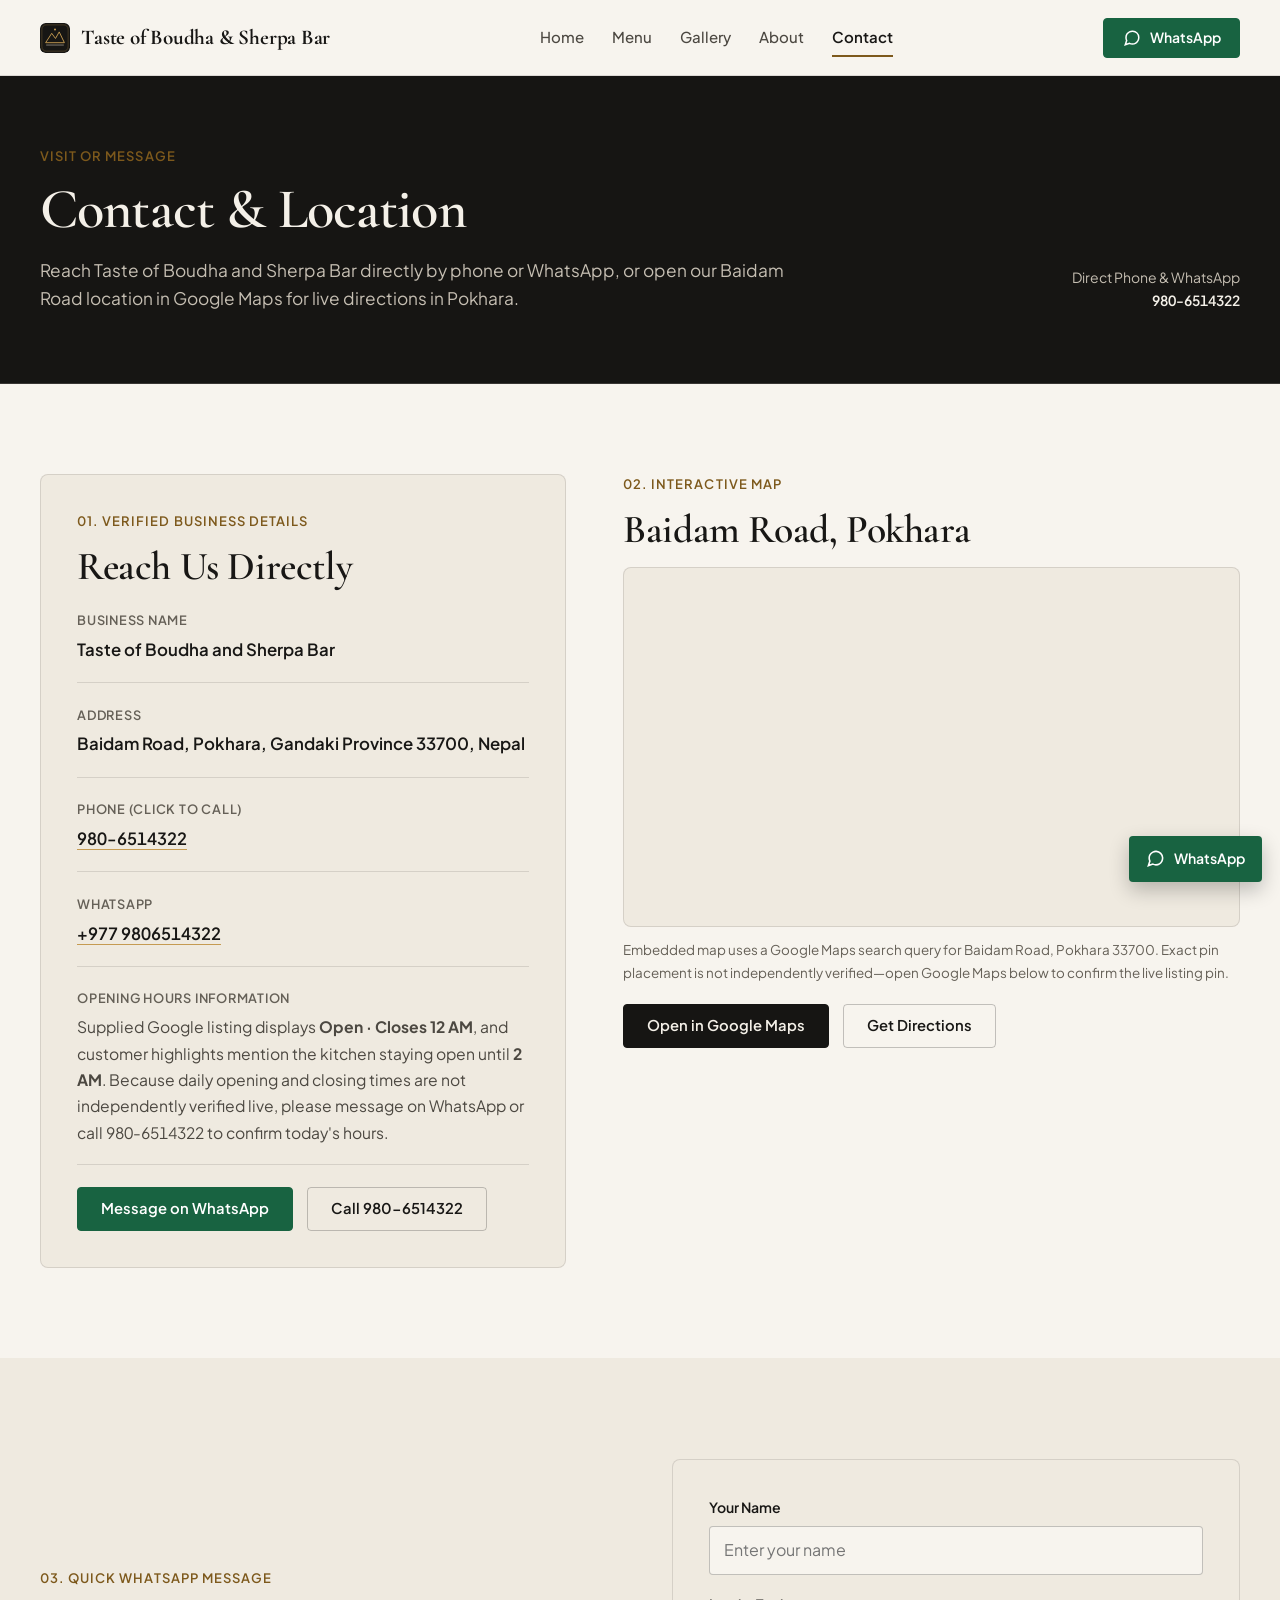
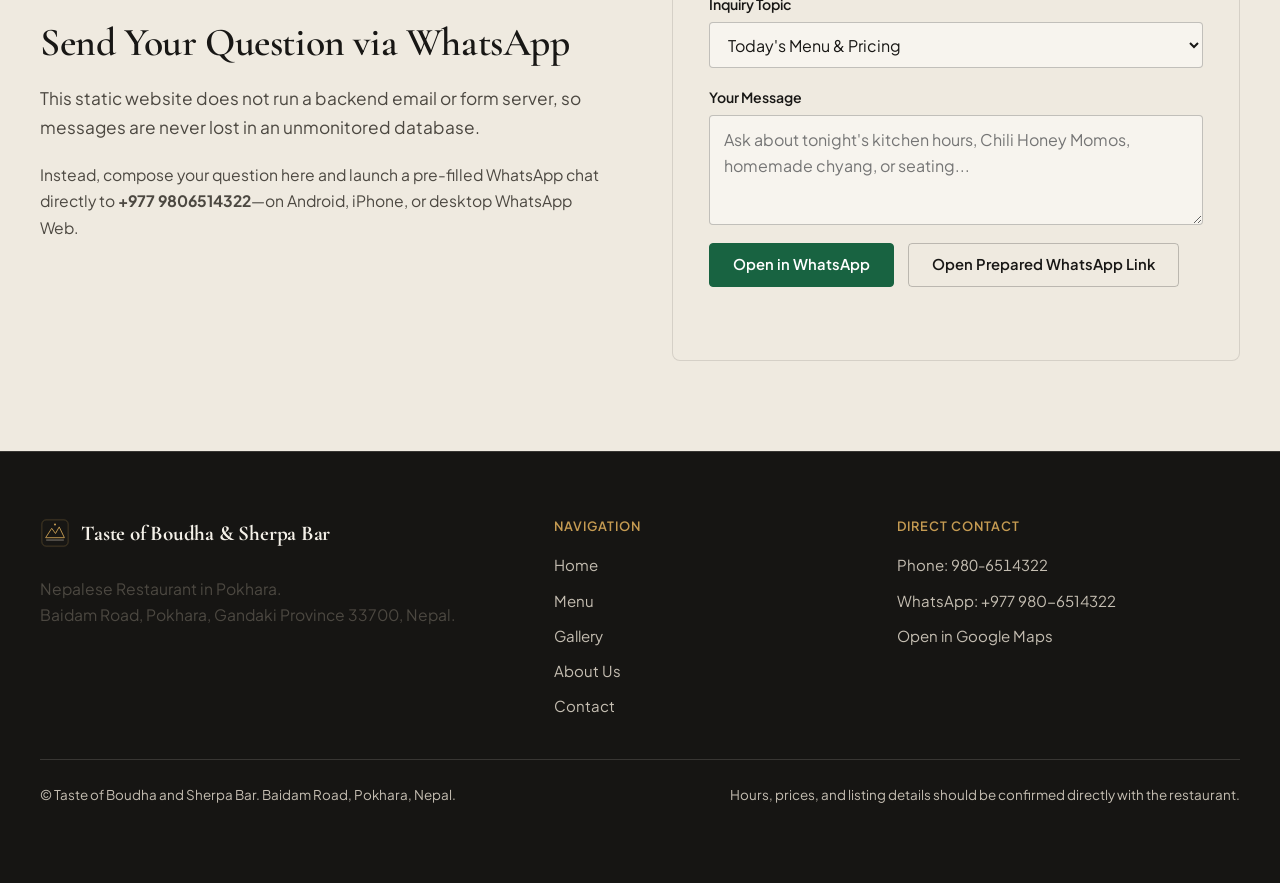
<file: contact.html>
<!doctype html>
<html lang="en">
  <head>
    <meta charset="UTF-8" />
    <meta name="viewport" content="width=device-width, initial-scale=1.0" />
    <title>Contact &amp; Location | Taste of Boudha and Sherpa Bar</title>
    <meta
      name="description"
      content="Contact Taste of Boudha and Sherpa Bar on Baidam Road, Pokhara. Call 980-6514322, message +9779806514322 on WhatsApp, or get Google Maps directions."
    />
    <meta property="og:type" content="website" />
    <meta property="og:site_name" content="Taste of Boudha and Sherpa Bar" />
    <meta property="og:title" content="Contact & Location | Taste of Boudha and Sherpa Bar" />
    <meta
      property="og:description"
      content="Address, phone 980-6514322, direct WhatsApp link, and Google Maps directions for Taste of Boudha and Sherpa Bar in Pokhara."
    />
    <meta property="og:image" content="images/restaurant/exterior-entrance.png" />
    <meta name="twitter:card" content="summary_large_image" />
    <meta name="twitter:title" content="Contact & Location | Taste of Boudha and Sherpa Bar" />
    <meta
      name="twitter:description"
      content="Find Taste of Boudha and Sherpa Bar on Baidam Road, Pokhara, or message us directly on WhatsApp."
    />
    <link rel="icon" type="image/svg+xml" href="images/logo/favicon.svg" />
    <link rel="preconnect" href="https://fonts.googleapis.com" />
    <link rel="preconnect" href="https://fonts.gstatic.com" crossorigin />
    <link
      href="https://fonts.googleapis.com/css2?family=Cormorant+Garamond:ital,wght@0,500;0,600;0,700;1,500&family=Plus+Jakarta+Sans:wght@400;500;600&display=swap"
      rel="stylesheet"
    />
    <link rel="stylesheet" href="css/style.css" />
    <link rel="stylesheet" href="css/responsive.css" />
    <script type="application/ld+json">
      {
        "@context": "https://schema.org",
        "@type": "Restaurant",
        "name": "Taste of Boudha and Sherpa Bar",
        "servesCuisine": "Nepalese",
        "telephone": "+977-980-6514322",
        "priceRange": "NPR 500–1,000",
        "address": {
          "@type": "PostalAddress",
          "streetAddress": "Baidam Road",
          "addressLocality": "Pokhara",
          "addressRegion": "Gandaki Province",
          "postalCode": "33700",
          "addressCountry": "NP"
        },
        "hasMap": "https://www.google.com/maps/search/?api=1&query=Taste+of+Boudha+and+Sherpa+Bar+Pokhara"
      }
    </script>
    <script src="js/lib/site-utils.js" defer></script>
    <script src="js/main.js" defer></script>
  </head>
  <body>
    <a class="skip-link" href="#main-content">Skip to main content</a>

    <header class="site-header">
      <div class="container site-header__inner">
        <a class="brand-link" href="index.html">
          <img class="brand-link__mark" src="images/logo/brand-mark.svg" alt="" width="30" height="30" />
          <span>Taste of Boudha &amp; Sherpa Bar</span>
        </a>

        <nav class="primary-nav" aria-label="Primary navigation">
          <a class="primary-nav__link" href="index.html">Home</a>
          <a class="primary-nav__link" href="menu.html">Menu</a>
          <a class="primary-nav__link" href="gallery.html">Gallery</a>
          <a class="primary-nav__link" href="about.html">About</a>
          <a class="primary-nav__link" href="contact.html" aria-current="page">Contact</a>
        </nav>

        <div class="header-actions">
          <a
            class="btn btn--whatsapp header-cta"
            href="https://wa.me/9779806514322"
            data-whatsapp-msg="Hello Taste of Boudha and Sherpa Bar, I would like to get in touch."
            target="_blank"
            rel="noopener noreferrer"
          >
            <svg viewBox="0 0 24 24" fill="none" stroke="currentColor" stroke-width="2" aria-hidden="true">
              <path d="M21 11.5a8.38 8.38 0 0 1-.9 3.8 8.5 8.5 0 0 1-7.6 4.7 8.38 8.38 0 0 1-3.8-.9L3 21l1.9-5.7a8.38 8.38 0 0 1-.9-3.8 8.5 8.5 0 0 1 4.7-7.6 8.38 8.38 0 0 1 3.8-.9h.5a8.48 8.48 0 0 1 8 8v.5z" />
            </svg>
            <span>WhatsApp</span>
          </a>

          <button
            type="button"
            id="nav-toggle"
            class="nav-toggle"
            aria-expanded="false"
            aria-controls="mobile-drawer"
            aria-label="Open navigation menu"
          >
            <span class="nav-toggle__lines" aria-hidden="true">
              <span></span>
              <span></span>
              <span></span>
            </span>
          </button>
        </div>
      </div>
    </header>

    <div id="mobile-drawer" class="mobile-drawer" aria-hidden="true" role="dialog" aria-modal="true" aria-label="Mobile navigation">
      <div id="drawer-backdrop" class="mobile-drawer__backdrop"></div>
      <div class="mobile-drawer__panel">
        <div>
          <div class="mobile-drawer__top">
            <span class="mobile-drawer__brand">Taste of Boudha &amp; Sherpa Bar</span>
            <button type="button" id="drawer-close" class="mobile-drawer__close" aria-label="Close navigation menu">
              <svg width="20" height="20" viewBox="0 0 24 24" fill="none" stroke="currentColor" stroke-width="2" aria-hidden="true">
                <line x1="18" y1="6" x2="6" y2="18" />
                <line x1="6" y1="6" x2="18" y2="18" />
              </svg>
            </button>
          </div>
          <nav class="mobile-drawer__links" aria-label="Mobile pages">
            <a class="mobile-drawer__link" href="index.html">Home</a>
            <a class="mobile-drawer__link" href="menu.html">Menu</a>
            <a class="mobile-drawer__link" href="gallery.html">Gallery</a>
            <a class="mobile-drawer__link" href="about.html">About</a>
            <a class="mobile-drawer__link" href="contact.html" aria-current="page">Contact</a>
          </nav>
        </div>
        <div class="mobile-drawer__footer">
          <a
            class="btn btn--whatsapp"
            href="https://wa.me/9779806514322"
            data-whatsapp-msg="Hello Taste of Boudha and Sherpa Bar, I would like to ask a question."
            target="_blank"
            rel="noopener noreferrer"
          >
            Message on WhatsApp
          </a>
          <p class="mobile-drawer__meta">
            Baidam Road, Pokhara, Gandaki Province 33700, Nepal<br />
            Phone: <a href="tel:+9779806514322" class="tabular-nums">980-6514322</a>
          </p>
        </div>
      </div>
    </div>

    <main id="main-content">
      <section class="page-hero">
        <div class="container page-hero__inner">
          <div>
            <span class="kicker">Visit or Message</span>
            <h1 class="display-title">Contact &amp; Location</h1>
            <p class="page-hero__lead">
              Reach Taste of Boudha and Sherpa Bar directly by phone or WhatsApp, or open our Baidam Road location in Google Maps for live directions in Pokhara.
            </p>
          </div>
          <div class="page-hero__aside">
            <p>Direct Phone &amp; WhatsApp</p>
            <p class="tabular-nums" style="color: var(--text-on-dark); font-weight: 600;">980-6514322</p>
          </div>
        </div>
      </section>

      <!-- Direct Contact Details & Map -->
      <section class="section" aria-labelledby="contact-details-heading">
        <div class="container contact-grid">
          <div class="contact-panel">
            <div>
              <span class="kicker">01. Verified Business Details</span>
              <h2 id="contact-details-heading" class="section-title">Reach Us Directly</h2>
            </div>

            <div class="contact-row">
              <span class="contact-row__label">Business Name</span>
              <p class="contact-row__value">Taste of Boudha and Sherpa Bar</p>
            </div>

            <div class="contact-row">
              <span class="contact-row__label">Address</span>
              <p class="contact-row__value">Baidam Road, Pokhara, Gandaki Province 33700, Nepal</p>
            </div>

            <div class="contact-row">
              <span class="contact-row__label">Phone (Click to Call)</span>
              <p class="contact-row__value tabular-nums">
                <a class="contact-row__link" href="tel:+9779806514322">980-6514322</a>
              </p>
            </div>

            <div class="contact-row">
              <span class="contact-row__label">WhatsApp</span>
              <p class="contact-row__value tabular-nums">
                <a
                  class="contact-row__link"
                  href="https://wa.me/9779806514322"
                  data-whatsapp-msg="Hello Taste of Boudha and Sherpa Bar, I found your contact page and would like to inquire."
                  target="_blank"
                  rel="noopener noreferrer"
                >
                  +977 9806514322
                </a>
              </p>
            </div>

            <div class="contact-row">
              <span class="contact-row__label">Opening Hours Information</span>
              <p class="body-copy">
                Supplied Google listing displays <strong>Open · Closes 12 AM</strong>, and customer highlights mention the kitchen staying open until <strong>2 AM</strong>. Because daily opening and closing times are not independently verified live, please message on WhatsApp or call <span class="tabular-nums">980-6514322</span> to confirm today's hours.
              </p>
            </div>

            <div class="btn-group">
              <a
                class="btn btn--whatsapp"
                href="https://wa.me/9779806514322"
                data-whatsapp-msg="Hello Taste of Boudha and Sherpa Bar, could you confirm your hours today?"
                target="_blank"
                rel="noopener noreferrer"
              >
                Message on WhatsApp
              </a>
              <a class="btn btn--outline" href="tel:+9779806514322">Call 980-6514322</a>
            </div>
          </div>

          <div>
            <span class="kicker">02. Interactive Map</span>
            <h2 class="section-title" style="margin-bottom: 1rem;">Baidam Road, Pokhara</h2>
            <div class="map-frame">
              <iframe
                title="Google Map for Taste of Boudha and Sherpa Bar on Baidam Road, Pokhara"
                src="https://maps.google.com/maps?q=Taste+of+Boudha+and+Sherpa+Bar,+Baidam+Road,+Pokhara+33700,+Nepal&t=&z=16&ie=UTF8&iwloc=&output=embed"
                loading="lazy"
                referrerpolicy="no-referrer-when-downgrade"
              ></iframe>
            </div>
            <p class="map-disclaimer">
              Embedded map uses a Google Maps search query for Baidam Road, Pokhara 33700. Exact pin placement is not independently verified—open Google Maps below to confirm the live listing pin.
            </p>
            <div class="btn-group" style="margin-top: 1.25rem;">
              <a
                class="btn btn--primary"
                href="https://www.google.com/maps/search/?api=1&query=Taste+of+Boudha+and+Sherpa+Bar+Pokhara"
                target="_blank"
                rel="noopener noreferrer"
              >
                Open in Google Maps
              </a>
              <a
                class="btn btn--outline"
                href="https://www.google.com/maps/dir/?api=1&destination=Taste+of+Boudha+and+Sherpa+Bar+Pokhara"
                target="_blank"
                rel="noopener noreferrer"
              >
                Get Directions
              </a>
            </div>
          </div>
        </div>
      </section>

      <!-- Transparent WhatsApp Message Composer (No Fake Backend Form) -->
      <section class="section section--surface" aria-labelledby="composer-heading" data-reveal>
        <div class="container split-grid">
          <div class="split-grid__body">
            <span class="kicker">03. Quick WhatsApp Message</span>
            <h2 id="composer-heading" class="section-title">
              Send Your Question via WhatsApp
            </h2>
            <p class="lead-copy">
              This static website does not run a backend email or form server, so messages are never lost in an unmonitored database.
            </p>
            <p class="body-copy">
              Instead, compose your question here and launch a pre-filled WhatsApp chat directly to <strong>+977 9806514322</strong>—on Android, iPhone, or desktop WhatsApp Web.
            </p>
          </div>

          <form id="whatsapp-composer-form" class="contact-panel composer-form" novalidate>
            <div class="form-field">
              <label for="inquiry-name">Your Name</label>
              <input id="inquiry-name" class="form-control" type="text" name="name" placeholder="Enter your name" required />
            </div>

            <div class="form-field">
              <label for="inquiry-topic">Inquiry Topic</label>
              <select id="inquiry-topic" class="form-control" name="topic">
                <option value="Today's Menu & Pricing">Today's Menu &amp; Pricing</option>
                <option value="Chili Honey Momos Availability">Chili Honey Momos Availability</option>
                <option value="Opening Hours Confirmation">Opening Hours Confirmation</option>
                <option value="Directions / Group Seating">Directions / Group Seating</option>
              </select>
            </div>

            <div class="form-field">
              <label for="inquiry-message">Your Message</label>
              <textarea
                id="inquiry-message"
                class="form-control"
                name="message"
                placeholder="Ask about tonight's kitchen hours, Chili Honey Momos, homemade chyang, or seating..."
                required
              ></textarea>
            </div>

            <div class="btn-group">
              <button type="submit" class="btn btn--whatsapp">Open in WhatsApp</button>
              <a
                id="composer-direct-link"
                class="btn btn--outline"
                href="https://wa.me/9779806514322"
                target="_blank"
                rel="noopener noreferrer"
                hidden
              >
                Open Prepared WhatsApp Link
              </a>
            </div>

            <p id="composer-feedback" class="form-feedback" aria-live="polite"></p>
          </form>
        </div>
      </section>
    </main>

    <footer class="site-footer">
      <div class="container">
        <div class="footer-grid">
          <div>
            <a class="brand-link" href="index.html" style="color: var(--text-on-dark); margin-bottom: 0.9rem;">
              <img class="brand-link__mark" src="images/logo/brand-mark.svg" alt="" width="30" height="30" />
              <span>Taste of Boudha &amp; Sherpa Bar</span>
            </a>
            <p class="body-copy" style="margin-top: 0.65rem;">
              Nepalese Restaurant in Pokhara.<br />
              Baidam Road, Pokhara, Gandaki Province 33700, Nepal.
            </p>
          </div>

          <div>
            <h3 class="footer-heading">Navigation</h3>
            <ul class="footer-links">
              <li><a href="index.html">Home</a></li>
              <li><a href="menu.html">Menu</a></li>
              <li><a href="gallery.html">Gallery</a></li>
              <li><a href="about.html">About Us</a></li>
              <li><a href="contact.html">Contact</a></li>
            </ul>
          </div>

          <div>
            <h3 class="footer-heading">Direct Contact</h3>
            <ul class="footer-links">
              <li><a href="tel:+9779806514322" class="tabular-nums">Phone: 980-6514322</a></li>
              <li>
                <a
                  href="https://wa.me/9779806514322"
                  data-whatsapp-msg="Hello Taste of Boudha and Sherpa Bar, I am reaching out from your Contact page."
                  target="_blank"
                  rel="noopener noreferrer"
                >
                  WhatsApp: +977 980-6514322
                </a>
              </li>
              <li>
                <a
                  href="https://www.google.com/maps/search/?api=1&query=Taste+of+Boudha+and+Sherpa+Bar+Pokhara"
                  target="_blank"
                  rel="noopener noreferrer"
                >
                  Open in Google Maps
                </a>
              </li>
            </ul>
          </div>
        </div>

        <div class="footer-bottom">
          <p>&copy; Taste of Boudha and Sherpa Bar. Baidam Road, Pokhara, Nepal.</p>
          <p>Hours, prices, and listing details should be confirmed directly with the restaurant.</p>
        </div>
      </div>
    </footer>

    <div class="floating-dock">
      <button type="button" id="back-to-top" class="back-to-top" aria-label="Back to top">
        <svg width="18" height="18" viewBox="0 0 24 24" fill="none" stroke="currentColor" stroke-width="2" aria-hidden="true">
          <polyline points="18 15 12 9 6 15" />
        </svg>
      </button>
      <a
        class="floating-wa"
        href="https://wa.me/9779806514322"
        data-whatsapp-msg="Hello Taste of Boudha and Sherpa Bar, I would like to make an inquiry."
        target="_blank"
        rel="noopener noreferrer"
        aria-label="Chat with Taste of Boudha and Sherpa Bar on WhatsApp"
      >
        <svg viewBox="0 0 24 24" fill="none" stroke="currentColor" stroke-width="2" aria-hidden="true">
          <path d="M21 11.5a8.38 8.38 0 0 1-.9 3.8 8.5 8.5 0 0 1-7.6 4.7 8.38 8.38 0 0 1-3.8-.9L3 21l1.9-5.7a8.38 8.38 0 0 1-.9-3.8 8.5 8.5 0 0 1 4.7-7.6 8.38 8.38 0 0 1 3.8-.9h.5a8.48 8.48 0 0 1 8 8v.5z" />
        </svg>
        <span class="floating-wa__label">WhatsApp</span>
      </a>
    </div>
  </body>
</html>
</file>
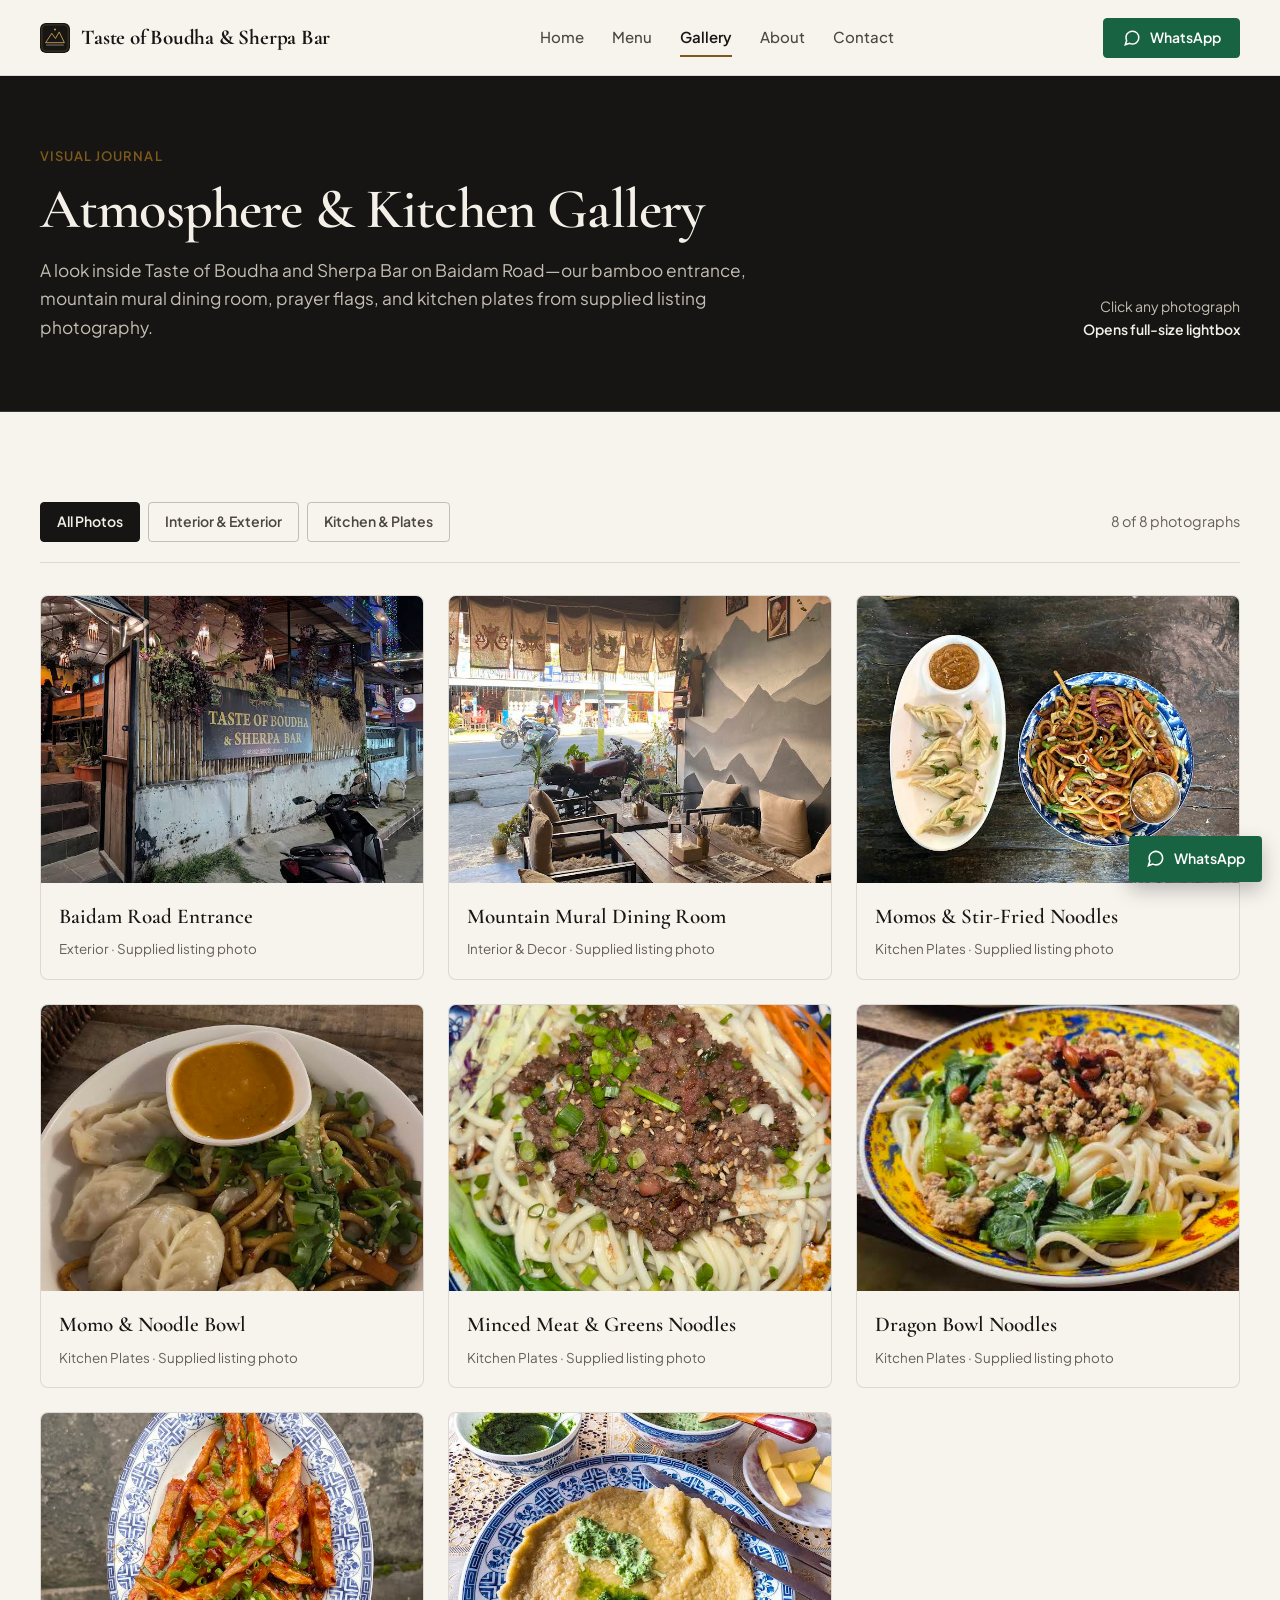
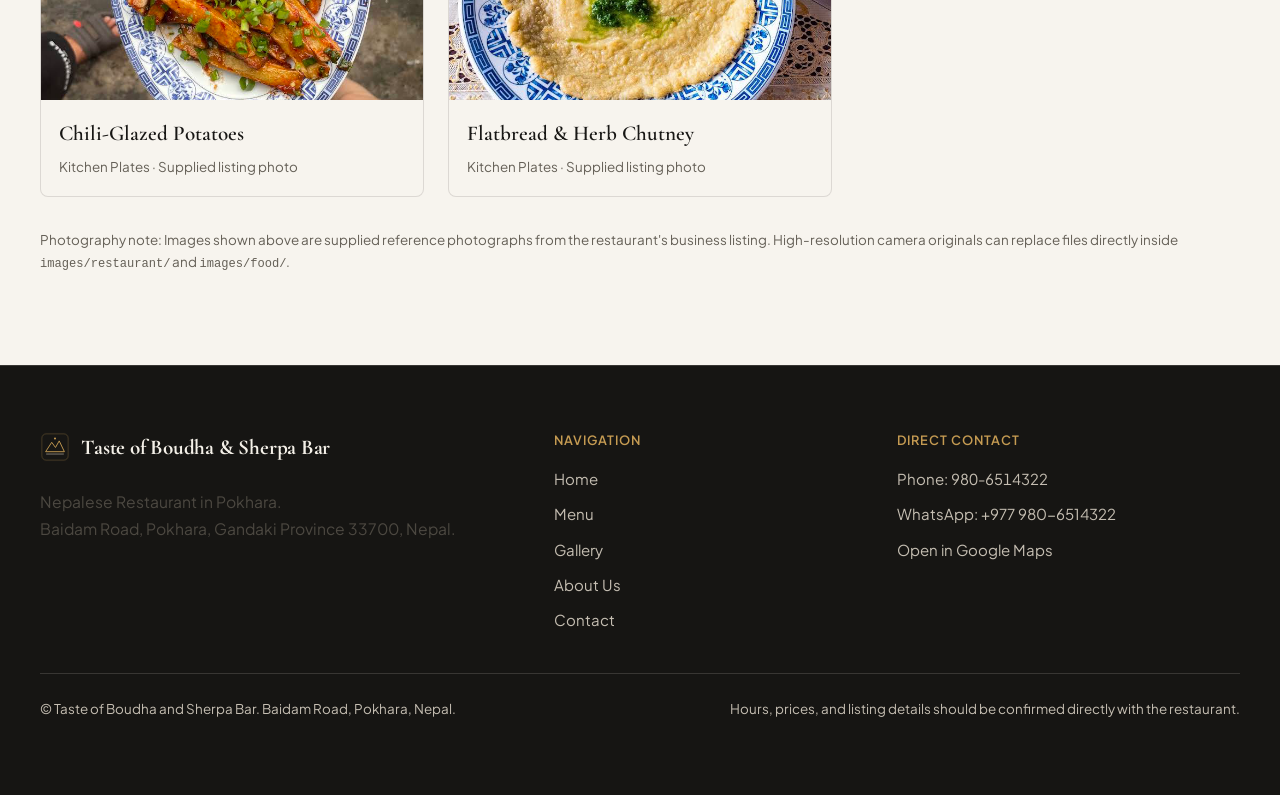
<file: gallery.html>
<!doctype html>
<html lang="en">
  <head>
    <meta charset="UTF-8" />
    <meta name="viewport" content="width=device-width, initial-scale=1.0" />
    <title>Gallery | Taste of Boudha and Sherpa Bar — Pokhara</title>
    <meta
      name="description"
      content="Browse photographs of Taste of Boudha and Sherpa Bar on Baidam Road, Pokhara—our bamboo entrance, mountain mural dining room, and freshly plated dishes."
    />
    <meta property="og:type" content="website" />
    <meta property="og:site_name" content="Taste of Boudha and Sherpa Bar" />
    <meta property="og:title" content="Gallery | Taste of Boudha and Sherpa Bar — Pokhara" />
    <meta
      property="og:description"
      content="Interior atmosphere, Sherpa-inspired decor, and kitchen plates from Taste of Boudha and Sherpa Bar in Pokhara."
    />
    <meta property="og:image" content="images/restaurant/exterior-entrance.png" />
    <meta name="twitter:card" content="summary_large_image" />
    <meta name="twitter:title" content="Gallery | Taste of Boudha and Sherpa Bar — Pokhara" />
    <meta
      name="twitter:description"
      content="Explore our Baidam Road interior, bamboo entrance, and kitchen plates in Pokhara."
    />
    <link rel="icon" type="image/svg+xml" href="images/logo/favicon.svg" />
    <link rel="preconnect" href="https://fonts.googleapis.com" />
    <link rel="preconnect" href="https://fonts.gstatic.com" crossorigin />
    <link
      href="https://fonts.googleapis.com/css2?family=Cormorant+Garamond:ital,wght@0,500;0,600;0,700;1,500&family=Plus+Jakarta+Sans:wght@400;500;600&display=swap"
      rel="stylesheet"
    />
    <link rel="stylesheet" href="css/style.css" />
    <link rel="stylesheet" href="css/responsive.css" />
    <script type="application/ld+json">
      {
        "@context": "https://schema.org",
        "@type": "Restaurant",
        "name": "Taste of Boudha and Sherpa Bar",
        "servesCuisine": "Nepalese",
        "telephone": "+977-980-6514322",
        "priceRange": "NPR 500–1,000",
        "address": {
          "@type": "PostalAddress",
          "streetAddress": "Baidam Road",
          "addressLocality": "Pokhara",
          "addressRegion": "Gandaki Province",
          "postalCode": "33700",
          "addressCountry": "NP"
        },
        "hasMap": "https://www.google.com/maps/search/?api=1&query=Taste+of+Boudha+and+Sherpa+Bar+Pokhara"
      }
    </script>
    <script src="js/lib/site-utils.js" defer></script>
    <script src="js/main.js" defer></script>
    <script src="js/gallery.js" defer></script>
  </head>
  <body>
    <a class="skip-link" href="#main-content">Skip to main content</a>

    <header class="site-header">
      <div class="container site-header__inner">
        <a class="brand-link" href="index.html">
          <img class="brand-link__mark" src="images/logo/brand-mark.svg" alt="" width="30" height="30" />
          <span>Taste of Boudha &amp; Sherpa Bar</span>
        </a>

        <nav class="primary-nav" aria-label="Primary navigation">
          <a class="primary-nav__link" href="index.html">Home</a>
          <a class="primary-nav__link" href="menu.html">Menu</a>
          <a class="primary-nav__link" href="gallery.html" aria-current="page">Gallery</a>
          <a class="primary-nav__link" href="about.html">About</a>
          <a class="primary-nav__link" href="contact.html">Contact</a>
        </nav>

        <div class="header-actions">
          <a
            class="btn btn--whatsapp header-cta"
            href="https://wa.me/9779806514322"
            data-whatsapp-msg="Hello Taste of Boudha and Sherpa Bar, I would like to ask about visiting your restaurant in Pokhara."
            target="_blank"
            rel="noopener noreferrer"
          >
            <svg viewBox="0 0 24 24" fill="none" stroke="currentColor" stroke-width="2" aria-hidden="true">
              <path d="M21 11.5a8.38 8.38 0 0 1-.9 3.8 8.5 8.5 0 0 1-7.6 4.7 8.38 8.38 0 0 1-3.8-.9L3 21l1.9-5.7a8.38 8.38 0 0 1-.9-3.8 8.5 8.5 0 0 1 4.7-7.6 8.38 8.38 0 0 1 3.8-.9h.5a8.48 8.48 0 0 1 8 8v.5z" />
            </svg>
            <span>WhatsApp</span>
          </a>

          <button
            type="button"
            id="nav-toggle"
            class="nav-toggle"
            aria-expanded="false"
            aria-controls="mobile-drawer"
            aria-label="Open navigation menu"
          >
            <span class="nav-toggle__lines" aria-hidden="true">
              <span></span>
              <span></span>
              <span></span>
            </span>
          </button>
        </div>
      </div>
    </header>

    <div id="mobile-drawer" class="mobile-drawer" aria-hidden="true" role="dialog" aria-modal="true" aria-label="Mobile navigation">
      <div id="drawer-backdrop" class="mobile-drawer__backdrop"></div>
      <div class="mobile-drawer__panel">
        <div>
          <div class="mobile-drawer__top">
            <span class="mobile-drawer__brand">Taste of Boudha &amp; Sherpa Bar</span>
            <button type="button" id="drawer-close" class="mobile-drawer__close" aria-label="Close navigation menu">
              <svg width="20" height="20" viewBox="0 0 24 24" fill="none" stroke="currentColor" stroke-width="2" aria-hidden="true">
                <line x1="18" y1="6" x2="6" y2="18" />
                <line x1="6" y1="6" x2="18" y2="18" />
              </svg>
            </button>
          </div>
          <nav class="mobile-drawer__links" aria-label="Mobile pages">
            <a class="mobile-drawer__link" href="index.html">Home</a>
            <a class="mobile-drawer__link" href="menu.html">Menu</a>
            <a class="mobile-drawer__link" href="gallery.html" aria-current="page">Gallery</a>
            <a class="mobile-drawer__link" href="about.html">About</a>
            <a class="mobile-drawer__link" href="contact.html">Contact</a>
          </nav>
        </div>
        <div class="mobile-drawer__footer">
          <a
            class="btn btn--whatsapp"
            href="https://wa.me/9779806514322"
            data-whatsapp-msg="Hello Taste of Boudha and Sherpa Bar, I would like to ask about visiting your restaurant."
            target="_blank"
            rel="noopener noreferrer"
          >
            Message on WhatsApp
          </a>
          <p class="mobile-drawer__meta">
            Baidam Road, Pokhara, Gandaki Province 33700, Nepal<br />
            Phone: <a href="tel:+9779806514322" class="tabular-nums">980-6514322</a>
          </p>
        </div>
      </div>
    </div>

    <main id="main-content">
      <section class="page-hero">
        <div class="container page-hero__inner">
          <div>
            <span class="kicker">Visual Journal</span>
            <h1 class="display-title">Atmosphere &amp; Kitchen Gallery</h1>
            <p class="page-hero__lead">
              A look inside Taste of Boudha and Sherpa Bar on Baidam Road—our bamboo entrance, mountain mural dining room, prayer flags, and kitchen plates from supplied listing photography.
            </p>
          </div>
          <div class="page-hero__aside">
            <p>Click any photograph</p>
            <p style="color: var(--text-on-dark); font-weight: 600;">Opens full-size lightbox</p>
          </div>
        </div>
      </section>

      <section class="section" aria-labelledby="gallery-section-heading">
        <div class="container">
          <h2 id="gallery-section-heading" class="sr-only">Photograph Collection</h2>

          <div class="gallery-toolbar">
            <div class="filter-tabs" role="group" aria-label="Filter gallery by category">
              <button type="button" class="filter-tab" data-gallery-filter="all" aria-pressed="true">
                All Photos
              </button>
              <button type="button" class="filter-tab" data-gallery-filter="interior" aria-pressed="false">
                Interior &amp; Exterior
              </button>
              <button type="button" class="filter-tab" data-gallery-filter="food" aria-pressed="false">
                Kitchen &amp; Plates
              </button>
            </div>
            <p id="gallery-count" class="gallery-count tabular-nums" aria-live="polite">
              8 of 8 photographs
            </p>
          </div>

          <div id="gallery-grid" class="gallery-grid">
            <article
              class="gallery-item"
              data-category="interior"
              data-title="Baidam Road Bamboo Entrance"
              data-desc="Exterior signage with Tibetan script, bamboo fencing, hanging woven lamps, and greenery at Taste of Boudha & Sherpa Bar."
            >
              <button type="button" class="gallery-item__trigger" aria-label="Open photograph: Baidam Road Bamboo Entrance">
                <img
                  src="images/restaurant/exterior-entrance.png"
                  alt="Bamboo fence and signboard of Taste of Boudha & Sherpa Bar along Baidam Road"
                  width="718"
                  height="537"
                  loading="lazy"
                />
              </button>
              <div class="gallery-item__caption">
                <h3 class="gallery-item__title">Baidam Road Entrance</h3>
                <p class="gallery-item__meta">Exterior · Supplied listing photo</p>
              </div>
            </article>

            <article
              class="gallery-item"
              data-category="interior"
              data-title="Mountain Mural Dining Room"
              data-desc="Street-side seating with painted Himalayan peaks, prayer flags, decorative tapestries, and cushioned timber tables."
            >
              <button type="button" class="gallery-item__trigger" aria-label="Open photograph: Mountain Mural Dining Room">
                <img
                  src="images/restaurant/interior-seating.png"
                  alt="Interior dining room with Himalayan mountain mural, prayer flags, and wooden seating"
                  width="718"
                  height="962"
                  loading="lazy"
                />
              </button>
              <div class="gallery-item__caption">
                <h3 class="gallery-item__title">Mountain Mural Dining Room</h3>
                <p class="gallery-item__meta">Interior &amp; Decor · Supplied listing photo</p>
              </div>
            </article>

            <article
              class="gallery-item"
              data-category="food"
              data-title="Momos & Stir-Fried Noodles"
              data-desc="Steamed momos paired with house tomato-sesame achar and wok-tossed noodles with crisp vegetables."
            >
              <button type="button" class="gallery-item__trigger" aria-label="Open photograph: Momos & Stir-Fried Noodles">
                <img
                  src="images/food/momos-noodles-platter.png"
                  alt="Plate of hand-pleated momos with dipping sauce beside a bowl of stir-fried noodles"
                  width="719"
                  height="534"
                  loading="lazy"
                />
              </button>
              <div class="gallery-item__caption">
                <h3 class="gallery-item__title">Momos &amp; Stir-Fried Noodles</h3>
                <p class="gallery-item__meta">Kitchen Plates · Supplied listing photo</p>
              </div>
            </article>

            <article
              class="gallery-item"
              data-category="food"
              data-title="Momo & Noodle Bowl"
              data-desc="Pleated momos served alongside sesame-sprinkled noodles, greens, and golden dipping achar."
            >
              <button type="button" class="gallery-item__trigger" aria-label="Open photograph: Momo & Noodle Bowl">
                <img
                  src="images/food/momos-bowl-achar.png"
                  alt="Steamed momos arranged over noodles with dipping sauce and green scallions"
                  width="710"
                  height="1046"
                  loading="lazy"
                />
              </button>
              <div class="gallery-item__caption">
                <h3 class="gallery-item__title">Momo &amp; Noodle Bowl</h3>
                <p class="gallery-item__meta">Kitchen Plates · Supplied listing photo</p>
              </div>
            </article>

            <article
              class="gallery-item"
              data-category="food"
              data-title="Minced Meat & Greens Noodles"
              data-desc="Noodles topped with seasoned minced meat, bok choy, shredded carrots, cabbage, and toasted sesame seeds."
            >
              <button type="button" class="gallery-item__trigger" aria-label="Open photograph: Minced Meat & Greens Noodles">
                <img
                  src="images/food/keema-noodles-greens.png"
                  alt="Bowl of noodles topped with spiced minced meat, bok choy, carrots, and sesame seeds"
                  width="718"
                  height="953"
                  loading="lazy"
                />
              </button>
              <div class="gallery-item__caption">
                <h3 class="gallery-item__title">Minced Meat &amp; Greens Noodles</h3>
                <p class="gallery-item__meta">Kitchen Plates · Supplied listing photo</p>
              </div>
            </article>

            <article
              class="gallery-item"
              data-category="food"
              data-title="Dragon Bowl Noodles with Roasted Peanuts"
              data-desc="Hand-style noodles served in a patterned yellow dragon bowl with greens, minced meat, and roasted peanuts."
            >
              <button type="button" class="gallery-item__trigger" aria-label="Open photograph: Dragon Bowl Noodles with Roasted Peanuts">
                <img
                  src="images/food/noodles-dragon-bowl.png"
                  alt="Yellow ceramic dragon bowl filled with noodles, bok choy, minced meat, and peanuts"
                  width="574"
                  height="324"
                  loading="lazy"
                />
              </button>
              <div class="gallery-item__caption">
                <h3 class="gallery-item__title">Dragon Bowl Noodles</h3>
                <p class="gallery-item__meta">Kitchen Plates · Supplied listing photo</p>
              </div>
            </article>

            <article
              class="gallery-item"
              data-category="food"
              data-title="Chili-Glazed Crispy Potatoes"
              data-desc="Golden potato strips tossed in red chili glaze and topped with fresh chopped scallions on a blue-and-white platter."
            >
              <button type="button" class="gallery-item__trigger" aria-label="Open photograph: Chili-Glazed Crispy Potatoes">
                <img
                  src="images/food/spiced-chili-potatoes.png"
                  alt="Oval ceramic platter of chili-glazed fried potatoes topped with green onions"
                  width="713"
                  height="860"
                  loading="lazy"
                />
              </button>
              <div class="gallery-item__caption">
                <h3 class="gallery-item__title">Chili-Glazed Potatoes</h3>
                <p class="gallery-item__meta">Kitchen Plates · Supplied listing photo</p>
              </div>
            </article>

            <article
              class="gallery-item"
              data-category="food"
              data-title="Flatbread with Herb Chutney &amp; Butter"
              data-desc="Warm golden flatbread served alongside vibrant green herb chutney and fresh butter."
            >
              <button type="button" class="gallery-item__trigger" aria-label="Open photograph: Flatbread with Herb Chutney & Butter">
                <img
                  src="images/food/tibetan-flatbread-chutney.png"
                  alt="Golden pan-cooked flatbread topped with green herb chutney beside bowls of sauce and butter"
                  width="718"
                  height="525"
                  loading="lazy"
                />
              </button>
              <div class="gallery-item__caption">
                <h3 class="gallery-item__title">Flatbread &amp; Herb Chutney</h3>
                <p class="gallery-item__meta">Kitchen Plates · Supplied listing photo</p>
              </div>
            </article>
          </div>

          <p class="map-disclaimer" style="margin-top: 2rem;">
            Photography note: Images shown above are supplied reference photographs from the restaurant's business listing. High-resolution camera originals can replace files directly inside <code style="font-size: 0.9em;">images/restaurant/</code> and <code style="font-size: 0.9em;">images/food/</code>.
          </p>
        </div>
      </section>
    </main>

    <!-- Accessible Lightbox Modal -->
    <div id="gallery-lightbox" class="lightbox" aria-hidden="true" role="dialog" aria-modal="true" aria-labelledby="lightbox-title">
      <div class="lightbox__dialog">
        <div class="lightbox__top">
          <span id="lightbox-counter" class="lightbox__counter tabular-nums">1 / 8</span>
          <button type="button" id="lightbox-close" class="lightbox__btn" aria-label="Close lightbox">
            <svg width="20" height="20" viewBox="0 0 24 24" fill="none" stroke="currentColor" stroke-width="2" aria-hidden="true">
              <line x1="18" y1="6" x2="6" y2="18" />
              <line x1="6" y1="6" x2="18" y2="18" />
            </svg>
          </button>
        </div>

        <div class="lightbox__stage">
          <button type="button" id="lightbox-prev" class="lightbox__btn lightbox__btn--prev" aria-label="Previous photograph">
            <svg width="20" height="20" viewBox="0 0 24 24" fill="none" stroke="currentColor" stroke-width="2" aria-hidden="true">
              <polyline points="15 18 9 12 15 6" />
            </svg>
          </button>
          <div class="lightbox__img-wrap">
            <img id="lightbox-img" src="images/restaurant/exterior-entrance.png" alt="" />
          </div>
          <button type="button" id="lightbox-next" class="lightbox__btn lightbox__btn--next" aria-label="Next photograph">
            <svg width="20" height="20" viewBox="0 0 24 24" fill="none" stroke="currentColor" stroke-width="2" aria-hidden="true">
              <polyline points="9 18 15 12 9 6" />
            </svg>
          </button>
        </div>

        <div class="lightbox__caption">
          <h3 id="lightbox-title"></h3>
          <p id="lightbox-desc"></p>
        </div>
      </div>
    </div>

    <footer class="site-footer">
      <div class="container">
        <div class="footer-grid">
          <div>
            <a class="brand-link" href="index.html" style="color: var(--text-on-dark); margin-bottom: 0.9rem;">
              <img class="brand-link__mark" src="images/logo/brand-mark.svg" alt="" width="30" height="30" />
              <span>Taste of Boudha &amp; Sherpa Bar</span>
            </a>
            <p class="body-copy" style="margin-top: 0.65rem;">
              Nepalese Restaurant in Pokhara.<br />
              Baidam Road, Pokhara, Gandaki Province 33700, Nepal.
            </p>
          </div>

          <div>
            <h3 class="footer-heading">Navigation</h3>
            <ul class="footer-links">
              <li><a href="index.html">Home</a></li>
              <li><a href="menu.html">Menu</a></li>
              <li><a href="gallery.html">Gallery</a></li>
              <li><a href="about.html">About Us</a></li>
              <li><a href="contact.html">Contact</a></li>
            </ul>
          </div>

          <div>
            <h3 class="footer-heading">Direct Contact</h3>
            <ul class="footer-links">
              <li><a href="tel:+9779806514322" class="tabular-nums">Phone: 980-6514322</a></li>
              <li>
                <a
                  href="https://wa.me/9779806514322"
                  data-whatsapp-msg="Hello Taste of Boudha and Sherpa Bar, I am reaching out from your gallery page."
                  target="_blank"
                  rel="noopener noreferrer"
                >
                  WhatsApp: +977 980-6514322
                </a>
              </li>
              <li>
                <a
                  href="https://www.google.com/maps/search/?api=1&query=Taste+of+Boudha+and+Sherpa+Bar+Pokhara"
                  target="_blank"
                  rel="noopener noreferrer"
                >
                  Open in Google Maps
                </a>
              </li>
            </ul>
          </div>
        </div>

        <div class="footer-bottom">
          <p>&copy; Taste of Boudha and Sherpa Bar. Baidam Road, Pokhara, Nepal.</p>
          <p>Hours, prices, and listing details should be confirmed directly with the restaurant.</p>
        </div>
      </div>
    </footer>

    <div class="floating-dock">
      <button type="button" id="back-to-top" class="back-to-top" aria-label="Back to top">
        <svg width="18" height="18" viewBox="0 0 24 24" fill="none" stroke="currentColor" stroke-width="2" aria-hidden="true">
          <polyline points="18 15 12 9 6 15" />
        </svg>
      </button>
      <a
        class="floating-wa"
        href="https://wa.me/9779806514322"
        data-whatsapp-msg="Hello Taste of Boudha and Sherpa Bar, I would like to make an inquiry."
        target="_blank"
        rel="noopener noreferrer"
        aria-label="Chat with Taste of Boudha and Sherpa Bar on WhatsApp"
      >
        <svg viewBox="0 0 24 24" fill="none" stroke="currentColor" stroke-width="2" aria-hidden="true">
          <path d="M21 11.5a8.38 8.38 0 0 1-.9 3.8 8.5 8.5 0 0 1-7.6 4.7 8.38 8.38 0 0 1-3.8-.9L3 21l1.9-5.7a8.38 8.38 0 0 1-.9-3.8 8.5 8.5 0 0 1 4.7-7.6 8.38 8.38 0 0 1 3.8-.9h.5a8.48 8.48 0 0 1 8 8v.5z" />
        </svg>
        <span class="floating-wa__label">WhatsApp</span>
      </a>
    </div>
  </body>
</html>
</file>
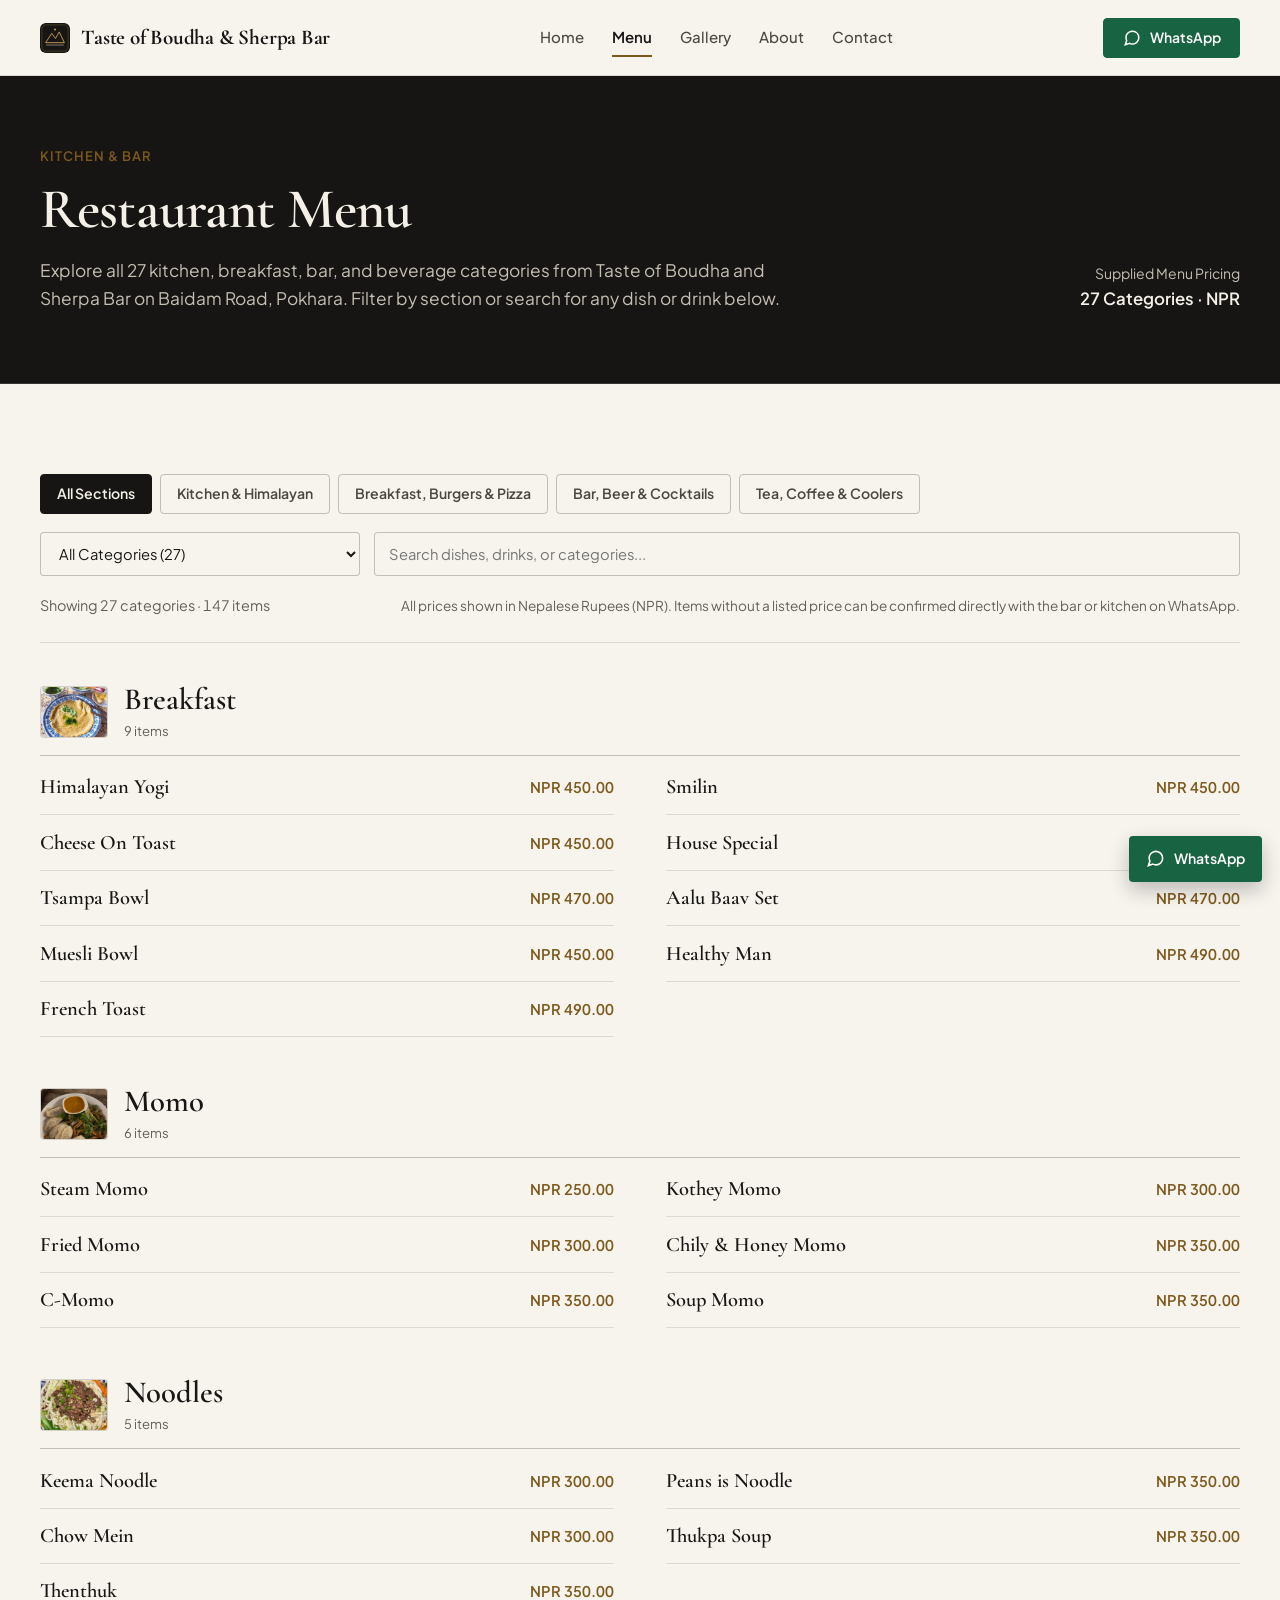
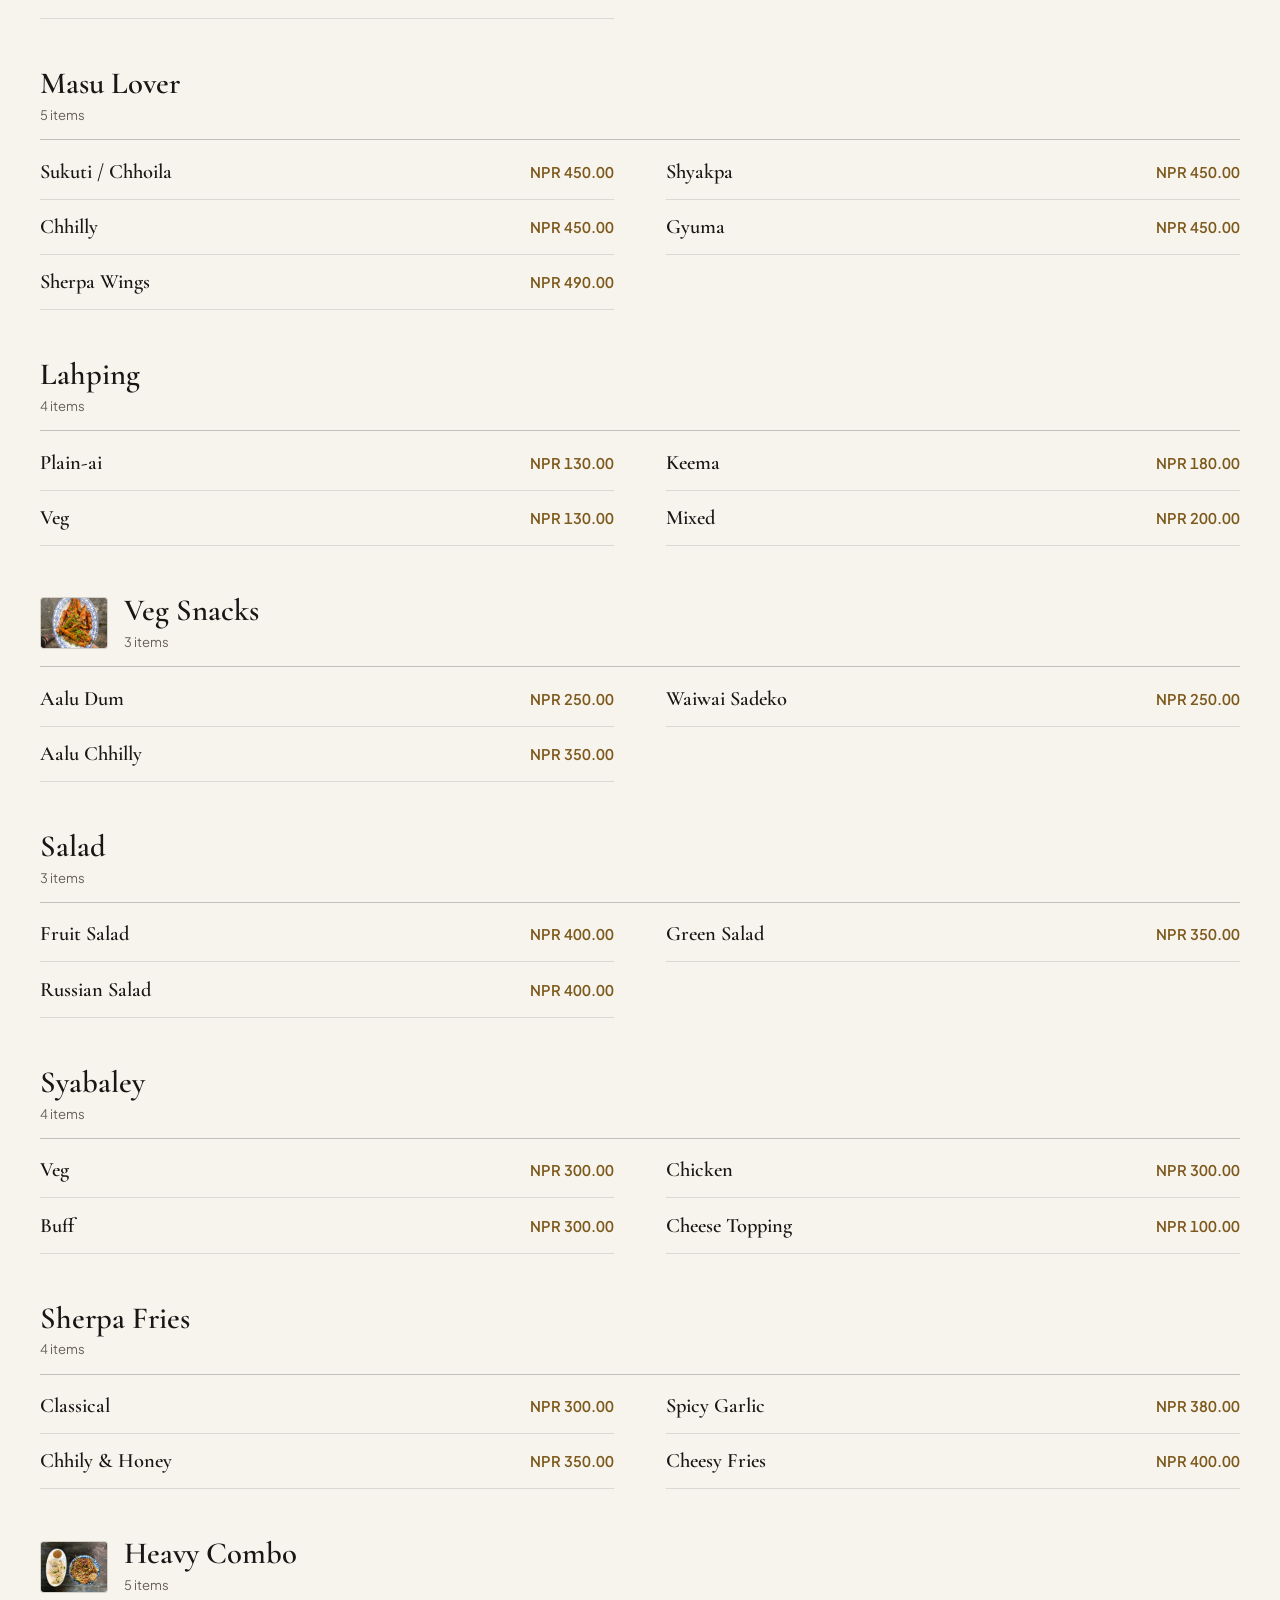
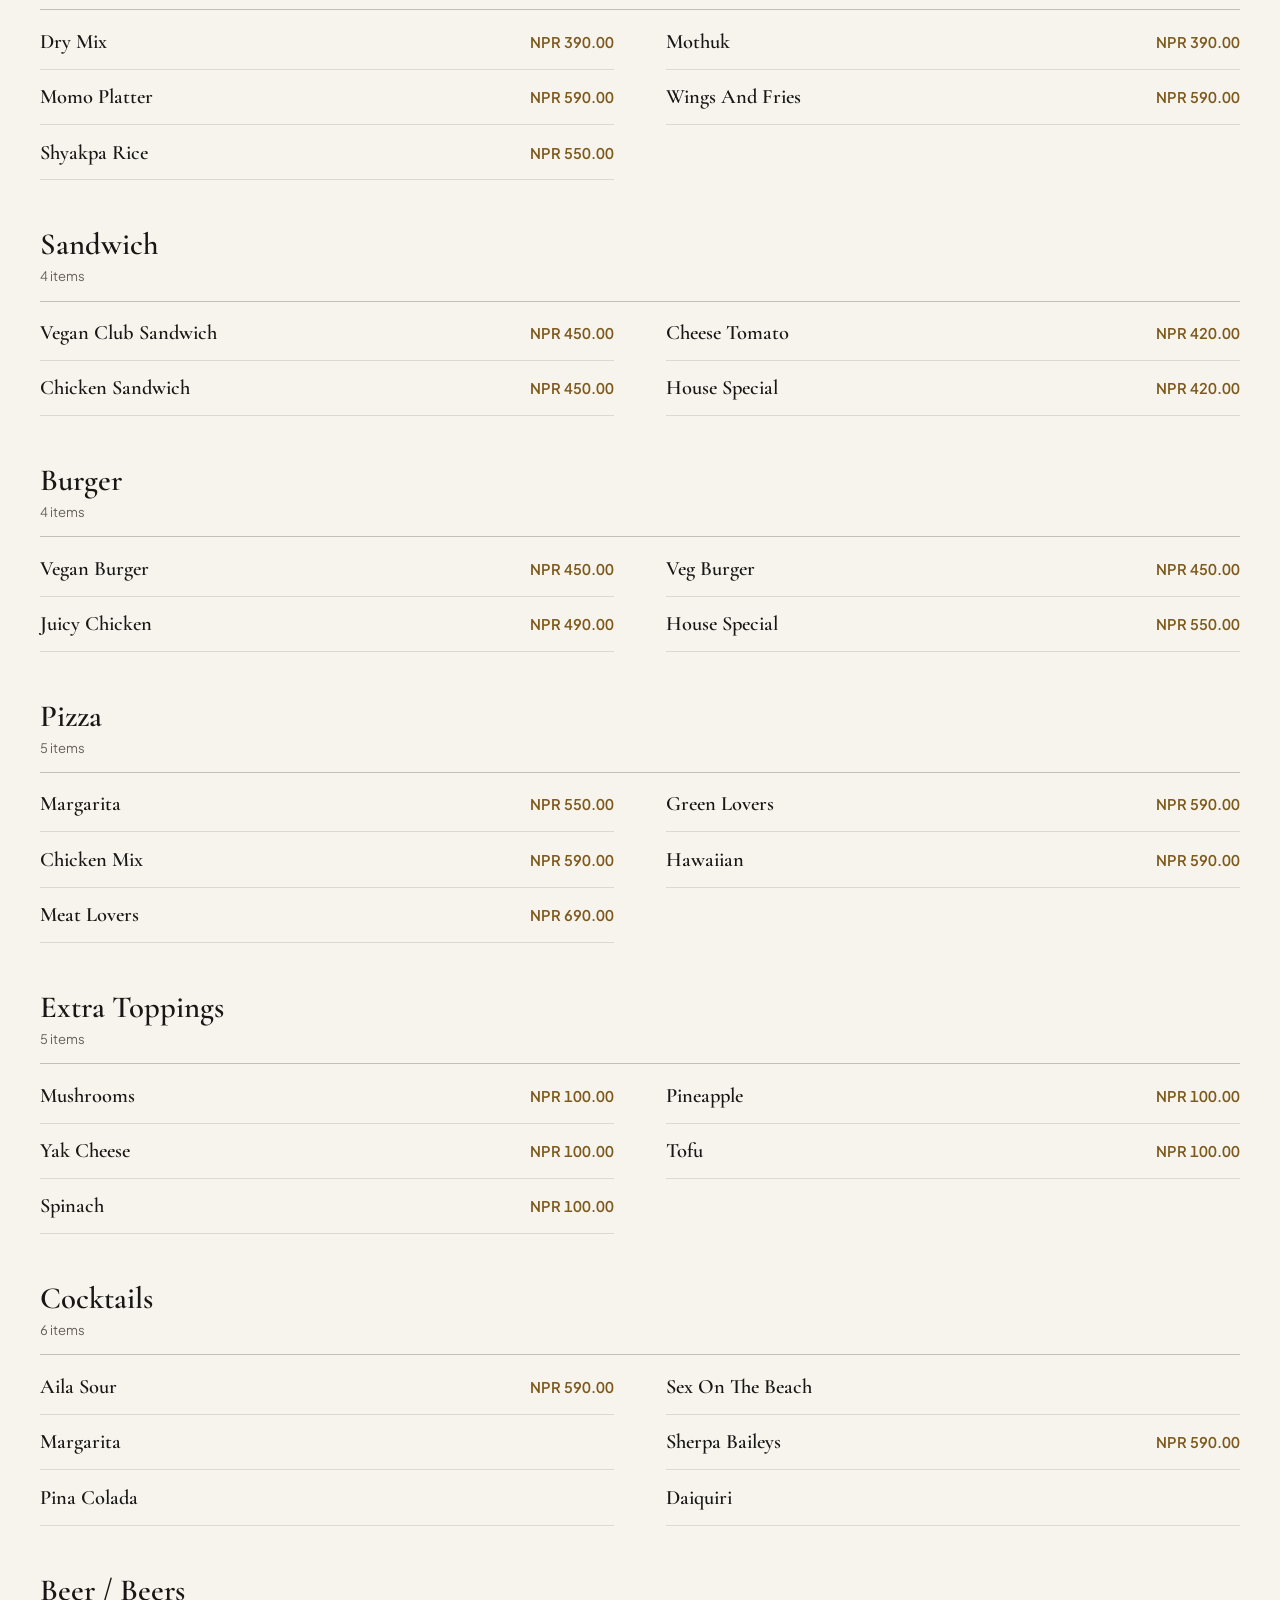
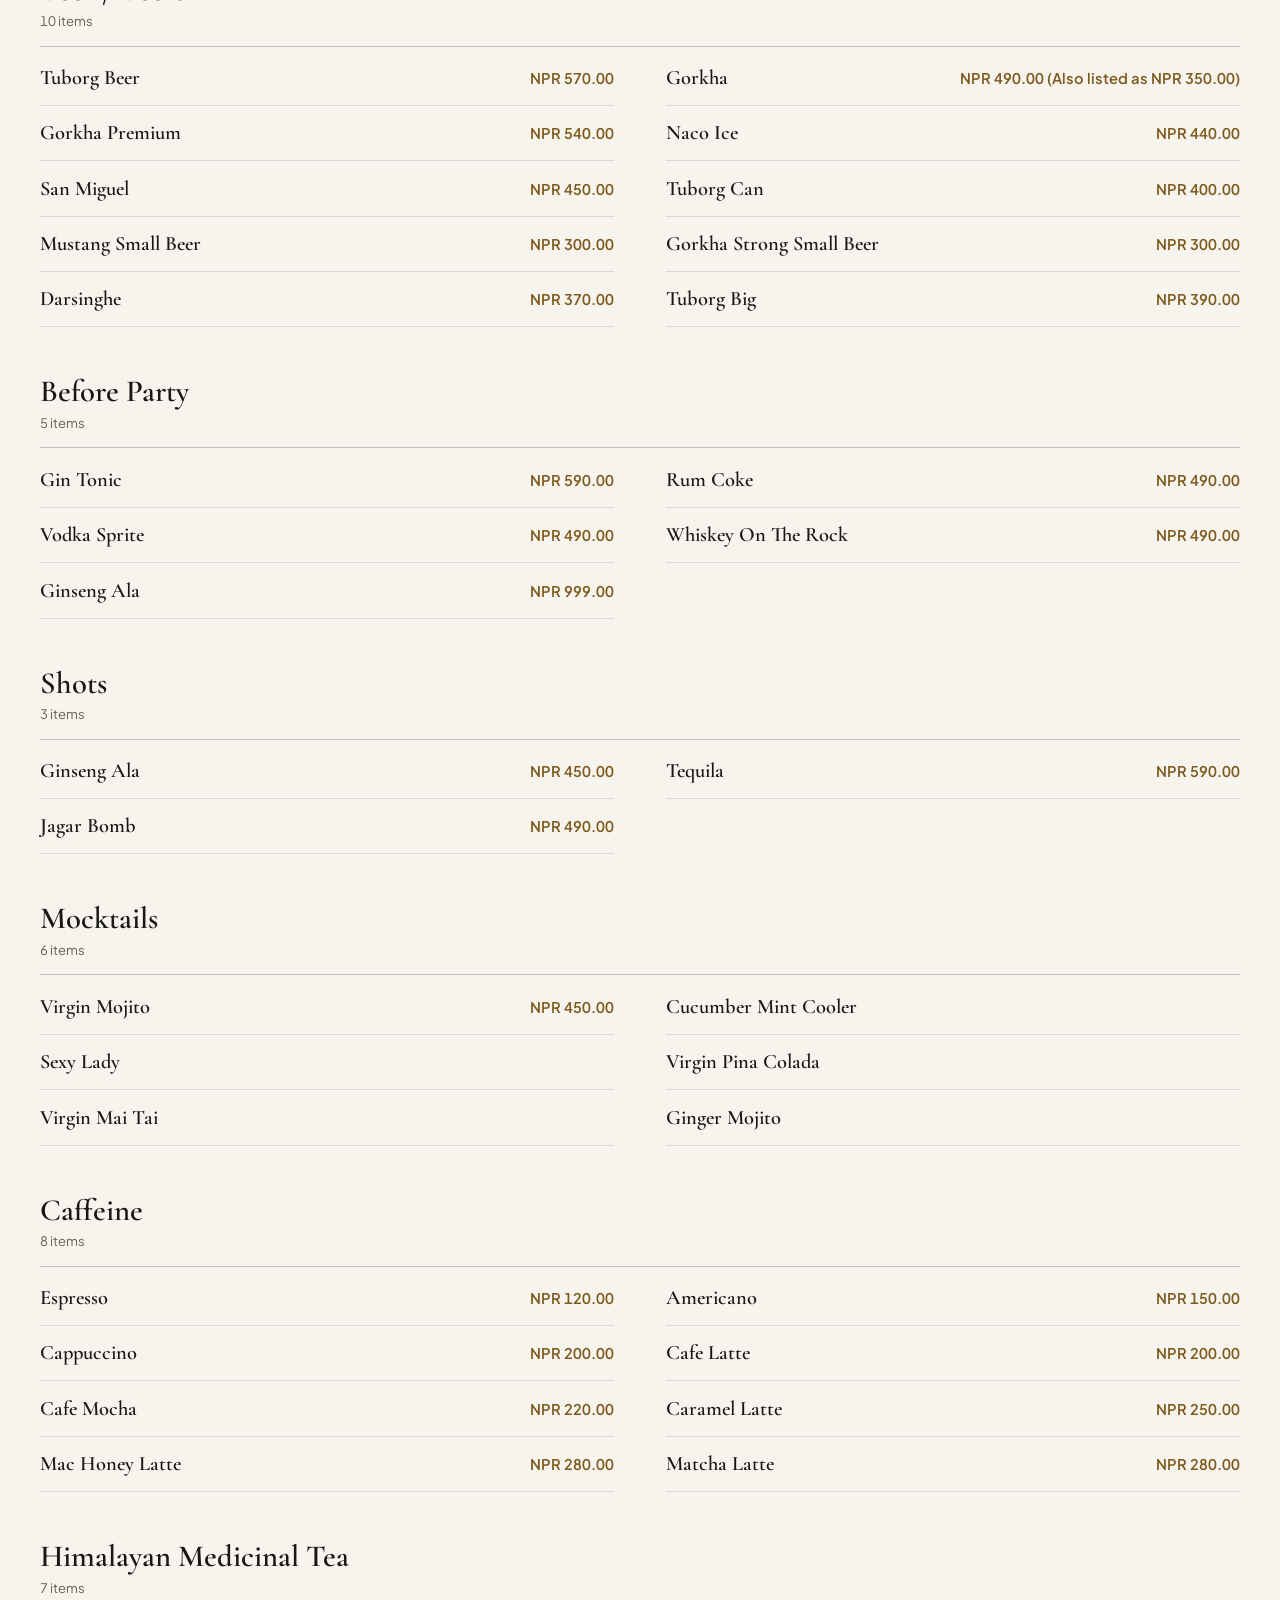
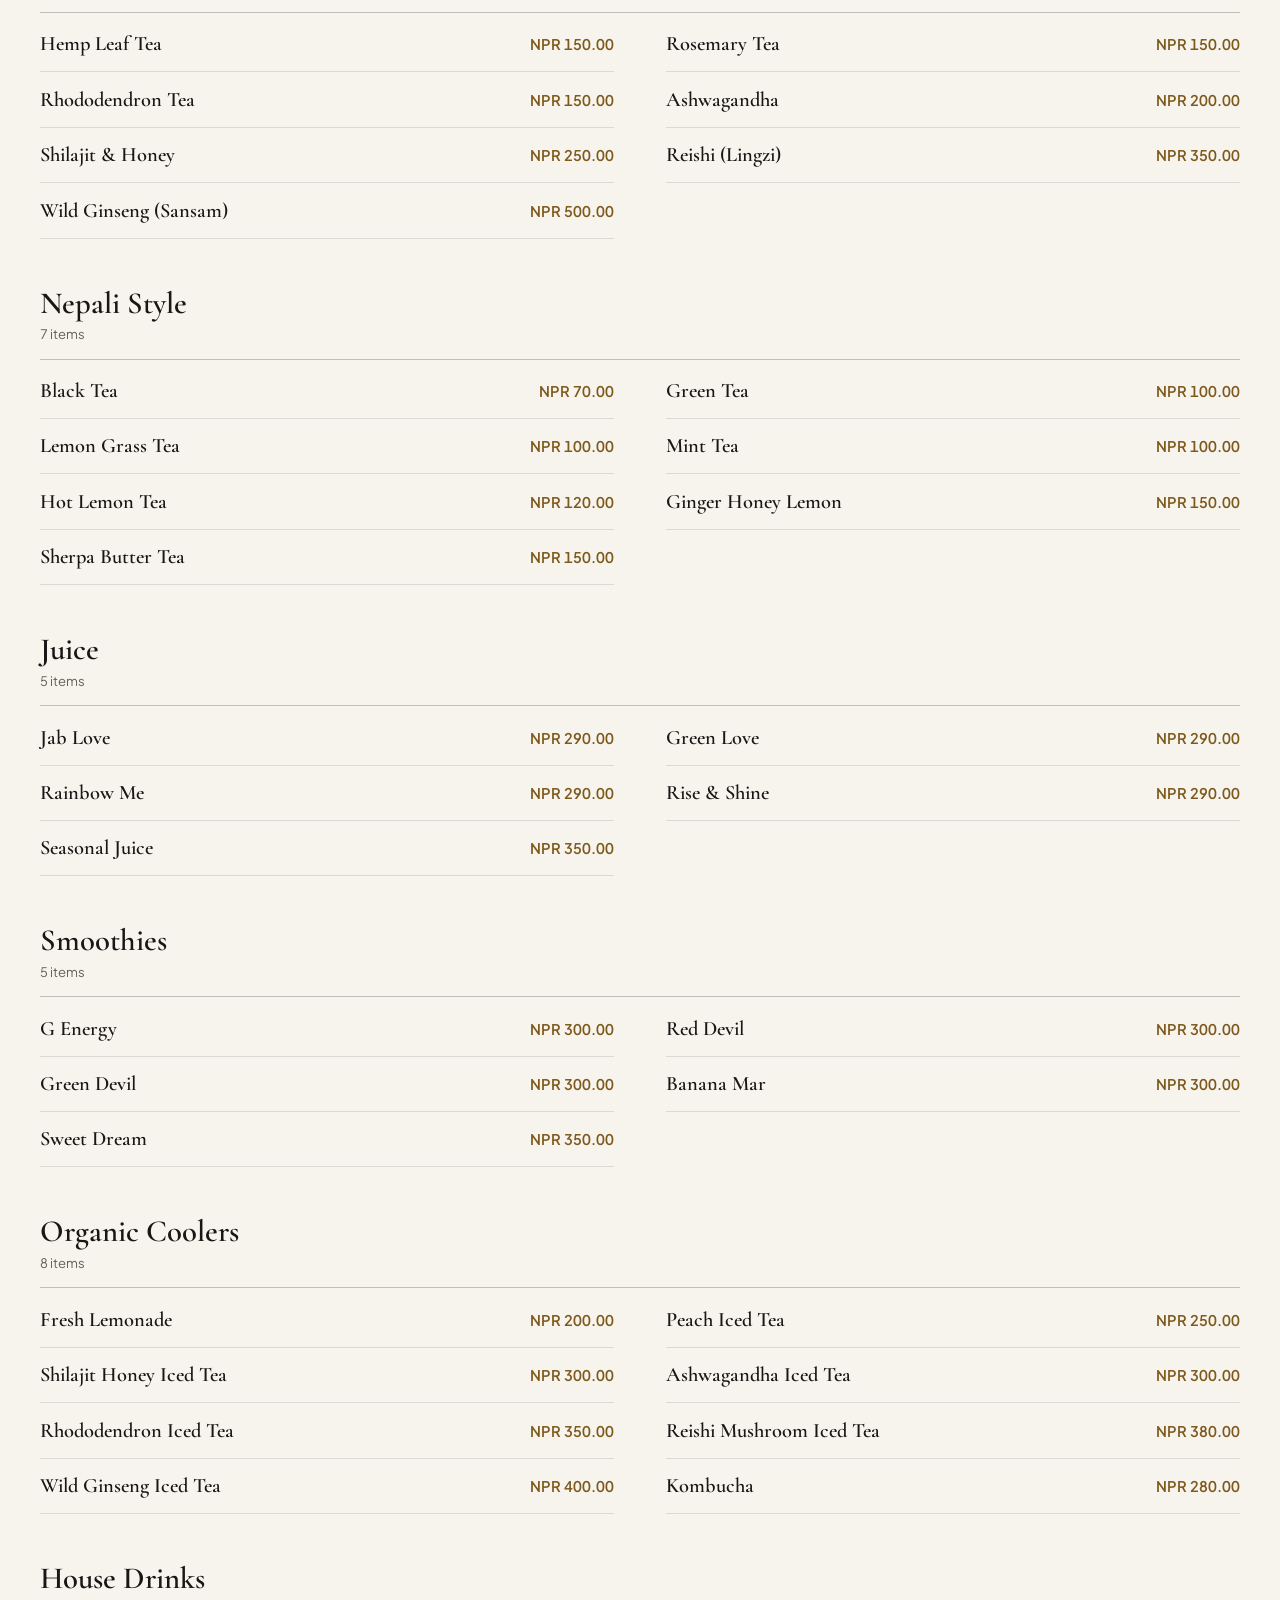
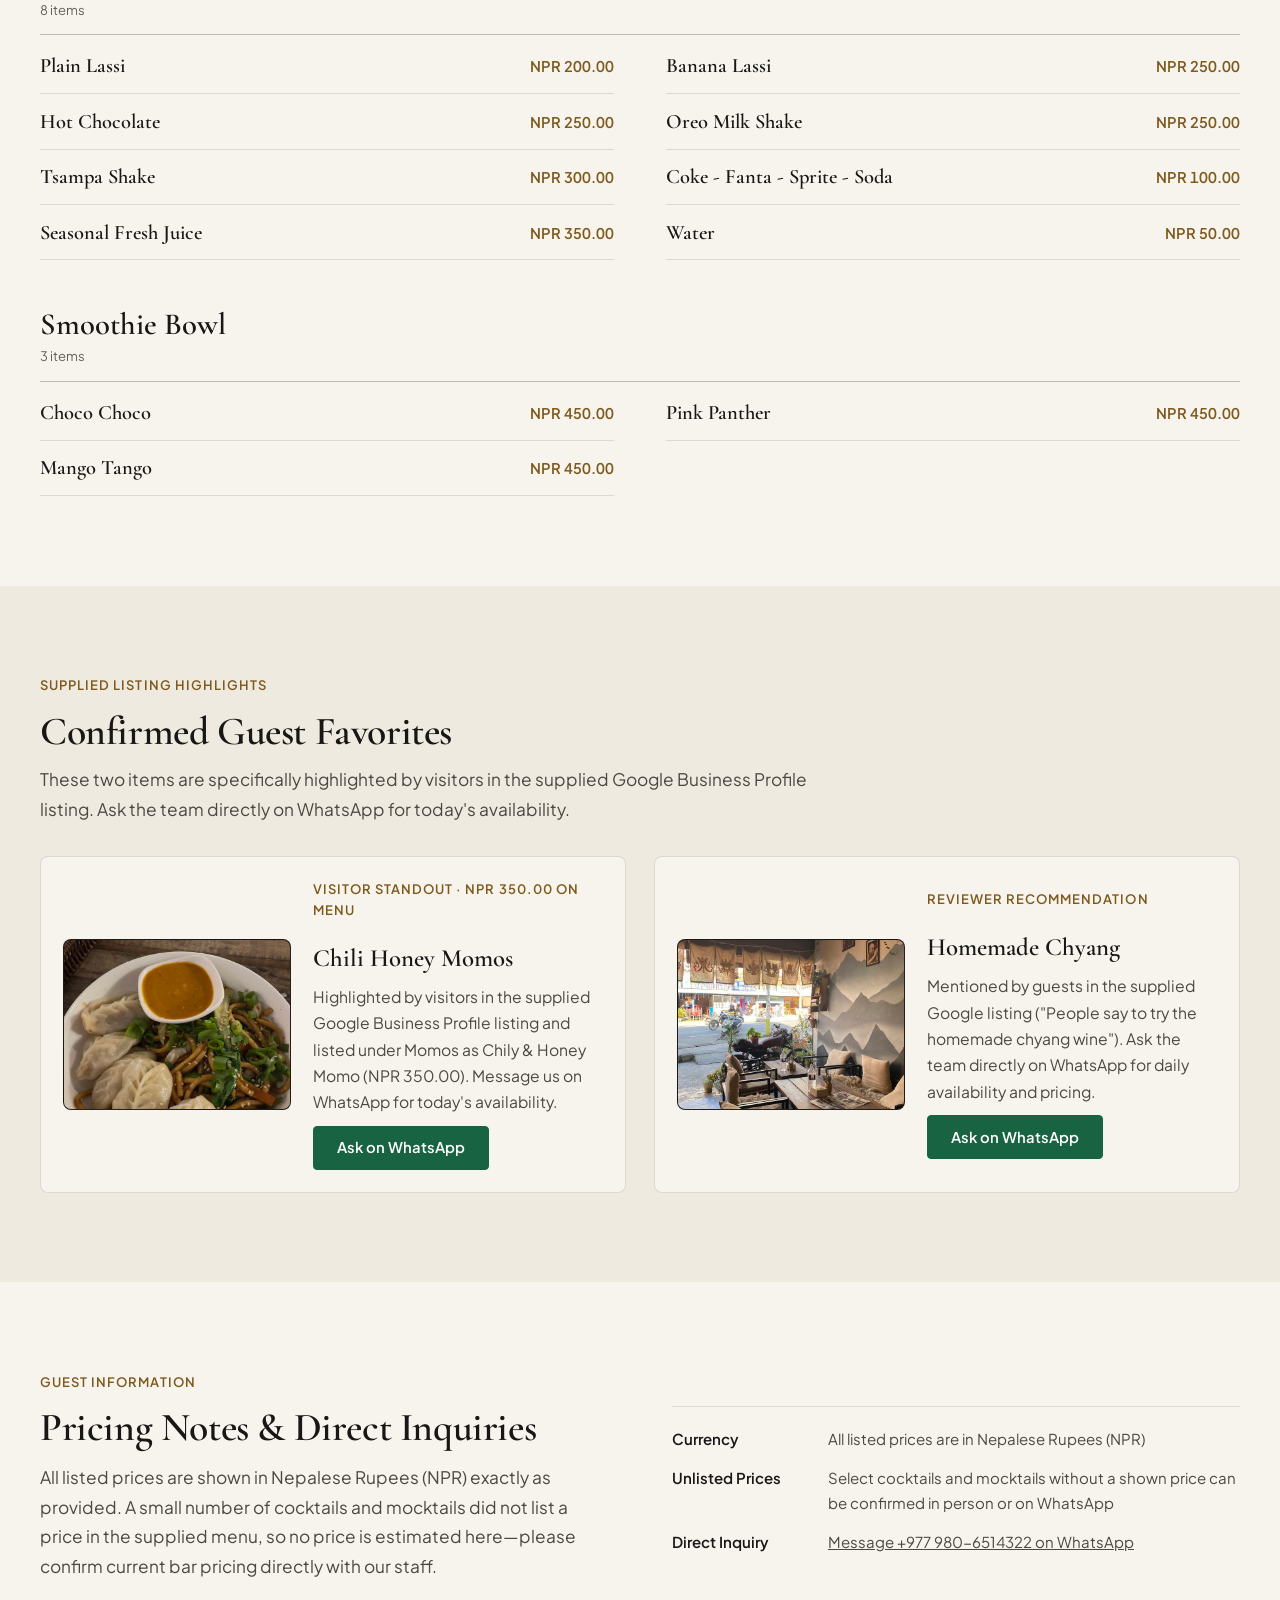
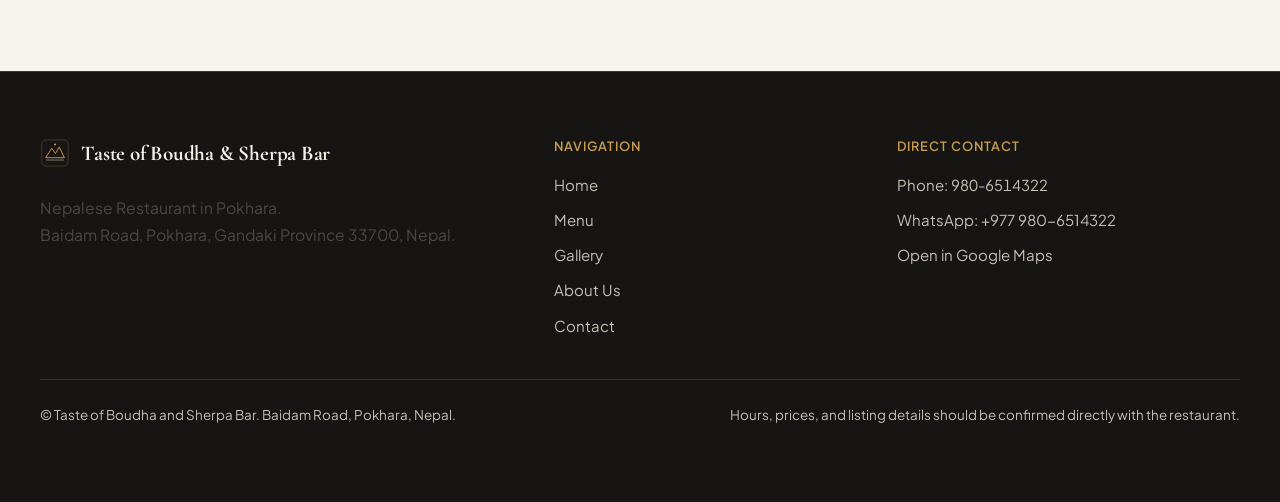
<file: menu.html>
<!doctype html>
<html lang="en">
  <head>
    <meta charset="UTF-8" />
    <meta name="viewport" content="width=device-width, initial-scale=1.0" />
    <title>Menu | Taste of Boudha and Sherpa Bar — Pokhara</title>
    <meta
      name="description"
      content="Browse the full 27-category menu of Taste of Boudha and Sherpa Bar in Pokhara—including breakfast, momos, noodles, Sherpa specialties, cocktails, beers, teas, and coolers."
    />
    <meta property="og:type" content="website" />
    <meta property="og:site_name" content="Taste of Boudha and Sherpa Bar" />
    <meta property="og:title" content="Menu | Taste of Boudha and Sherpa Bar — Pokhara" />
    <meta
      property="og:description"
      content="Full 27-category kitchen, breakfast, bar, and beverage menu for Taste of Boudha and Sherpa Bar on Baidam Road, Pokhara."
    />
    <meta property="og:image" content="images/food/momos-noodles-platter.png" />
    <meta name="twitter:card" content="summary_large_image" />
    <meta name="twitter:title" content="Menu | Taste of Boudha and Sherpa Bar — Pokhara" />
    <meta
      name="twitter:description"
      content="Explore breakfast, momos, noodles, bar drinks, and Himalayan teas at Taste of Boudha and Sherpa Bar in Pokhara."
    />
    <link rel="icon" type="image/svg+xml" href="images/logo/favicon.svg" />
    <link rel="preconnect" href="https://fonts.googleapis.com" />
    <link rel="preconnect" href="https://fonts.gstatic.com" crossorigin />
    <link
      href="https://fonts.googleapis.com/css2?family=Cormorant+Garamond:ital,wght@0,500;0,600;0,700;1,500&family=Plus+Jakarta+Sans:wght@400;500;600&display=swap"
      rel="stylesheet"
    />
    <link rel="stylesheet" href="css/style.css" />
    <link rel="stylesheet" href="css/responsive.css" />
    <script type="application/ld+json">
      {
        "@context": "https://schema.org",
        "@type": "Restaurant",
        "name": "Taste of Boudha and Sherpa Bar",
        "servesCuisine": "Nepalese",
        "telephone": "+977-980-6514322",
        "priceRange": "NPR 500–1,000",
        "address": {
          "@type": "PostalAddress",
          "streetAddress": "Baidam Road",
          "addressLocality": "Pokhara",
          "addressRegion": "Gandaki Province",
          "postalCode": "33700",
          "addressCountry": "NP"
        },
        "hasMap": "https://www.google.com/maps/search/?api=1&query=Taste+of+Boudha+and+Sherpa+Bar+Pokhara"
      }
    </script>
    <script src="js/lib/site-utils.js" defer></script>
    <script src="js/menu-data.js" defer></script>
    <script src="js/main.js" defer></script>
  </head>
  <body>
    <a class="skip-link" href="#main-content">Skip to main content</a>

    <header class="site-header">
      <div class="container site-header__inner">
        <a class="brand-link" href="index.html">
          <img class="brand-link__mark" src="images/logo/brand-mark.svg" alt="" width="30" height="30" />
          <span>Taste of Boudha &amp; Sherpa Bar</span>
        </a>

        <nav class="primary-nav" aria-label="Primary navigation">
          <a class="primary-nav__link" href="index.html">Home</a>
          <a class="primary-nav__link" href="menu.html" aria-current="page">Menu</a>
          <a class="primary-nav__link" href="gallery.html">Gallery</a>
          <a class="primary-nav__link" href="about.html">About</a>
          <a class="primary-nav__link" href="contact.html">Contact</a>
        </nav>

        <div class="header-actions">
          <a
            class="btn btn--whatsapp header-cta"
            href="https://wa.me/9779806514322"
            data-whatsapp-msg="Hello Taste of Boudha and Sherpa Bar, could you please share today's menu?"
            target="_blank"
            rel="noopener noreferrer"
          >
            <svg viewBox="0 0 24 24" fill="none" stroke="currentColor" stroke-width="2" aria-hidden="true">
              <path d="M21 11.5a8.38 8.38 0 0 1-.9 3.8 8.5 8.5 0 0 1-7.6 4.7 8.38 8.38 0 0 1-3.8-.9L3 21l1.9-5.7a8.38 8.38 0 0 1-.9-3.8 8.5 8.5 0 0 1 4.7-7.6 8.38 8.38 0 0 1 3.8-.9h.5a8.48 8.48 0 0 1 8 8v.5z" />
            </svg>
            <span>WhatsApp</span>
          </a>

          <button
            type="button"
            id="nav-toggle"
            class="nav-toggle"
            aria-expanded="false"
            aria-controls="mobile-drawer"
            aria-label="Open navigation menu"
          >
            <span class="nav-toggle__lines" aria-hidden="true">
              <span></span>
              <span></span>
              <span></span>
            </span>
          </button>
        </div>
      </div>
    </header>

    <div id="mobile-drawer" class="mobile-drawer" aria-hidden="true" role="dialog" aria-modal="true" aria-label="Mobile navigation">
      <div id="drawer-backdrop" class="mobile-drawer__backdrop"></div>
      <div class="mobile-drawer__panel">
        <div>
          <div class="mobile-drawer__top">
            <span class="mobile-drawer__brand">Taste of Boudha &amp; Sherpa Bar</span>
            <button type="button" id="drawer-close" class="mobile-drawer__close" aria-label="Close navigation menu">
              <svg width="20" height="20" viewBox="0 0 24 24" fill="none" stroke="currentColor" stroke-width="2" aria-hidden="true">
                <line x1="18" y1="6" x2="6" y2="18" />
                <line x1="6" y1="6" x2="18" y2="18" />
              </svg>
            </button>
          </div>
          <nav class="mobile-drawer__links" aria-label="Mobile pages">
            <a class="mobile-drawer__link" href="index.html">Home</a>
            <a class="mobile-drawer__link" href="menu.html" aria-current="page">Menu</a>
            <a class="mobile-drawer__link" href="gallery.html">Gallery</a>
            <a class="mobile-drawer__link" href="about.html">About</a>
            <a class="mobile-drawer__link" href="contact.html">Contact</a>
          </nav>
        </div>
        <div class="mobile-drawer__footer">
          <a
            class="btn btn--whatsapp"
            href="https://wa.me/9779806514322"
            data-whatsapp-msg="Hello Taste of Boudha and Sherpa Bar, could you please share today's menu?"
            target="_blank"
            rel="noopener noreferrer"
          >
            Request Menu on WhatsApp
          </a>
          <p class="mobile-drawer__meta">
            Baidam Road, Pokhara, Gandaki Province 33700, Nepal<br />
            Phone: <a href="tel:+9779806514322" class="tabular-nums">980-6514322</a>
          </p>
        </div>
      </div>
    </div>

    <main id="main-content">
      <section class="page-hero">
        <div class="container page-hero__inner">
          <div>
            <span class="kicker">Kitchen &amp; Bar</span>
            <h1 class="display-title">Restaurant Menu</h1>
            <p class="page-hero__lead">
              Explore all 27 kitchen, breakfast, bar, and beverage categories from Taste of Boudha and Sherpa Bar on Baidam Road, Pokhara. Filter by section or search for any dish or drink below.
            </p>
          </div>
          <div class="page-hero__aside">
            <p>Supplied Menu Pricing</p>
            <p class="tabular-nums" style="color: var(--text-on-dark); font-weight: 600; font-size: 1.05rem;">27 Categories · NPR</p>
          </div>
        </div>
      </section>

      <!-- Official Menu Container (Populated dynamically from js/menu-data.js) -->
      <section class="section" aria-labelledby="official-menu-heading">
        <div class="container">
          <h2 id="official-menu-heading" class="sr-only">Official Restaurant Menu</h2>
          <div id="official-menu-root">
            <div class="menu-notice" role="region" aria-label="Menu WhatsApp notice">
              <div>
                <span class="kicker">Kitchen &amp; Bar</span>
                <h2 class="section-title">Full Menu &amp; Daily Inquiries</h2>
                <p class="lead-copy" style="margin-top: 0.85rem;">
                  Enable JavaScript to browse and search all 27 menu categories interactively, or message us on WhatsApp and call <span class="tabular-nums">980-6514322</span> for today's offerings.
                </p>
              </div>
              <div class="btn-group">
                <a
                  class="btn btn--whatsapp"
                  href="https://wa.me/9779806514322"
                  data-whatsapp-msg="Hello Taste of Boudha and Sherpa Bar, could you please confirm today's menu and availability?"
                  target="_blank"
                  rel="noopener noreferrer"
                >
                  Ask on WhatsApp
                </a>
                <a class="btn btn--outline" href="tel:+9779806514322">Call 980-6514322</a>
              </div>
            </div>
          </div>
        </div>
      </section>

      <!-- Confirmed Customer Highlights -->
      <section class="section section--surface" aria-labelledby="highlights-heading" data-reveal>
        <div class="container">
          <span class="kicker">Supplied Listing Highlights</span>
          <h2 id="highlights-heading" class="section-title">
            Confirmed Guest Favorites
          </h2>
          <p class="lead-copy" style="margin-top: 0.75rem;">
            These two items are specifically highlighted by visitors in the supplied Google Business Profile listing. Ask the team directly on WhatsApp for today's availability.
          </p>

          <div id="confirmed-highlights-root" class="menu-highlights-grid">
            <article class="highlight-card">
              <div class="media-frame media-frame--4x3">
                <img
                  src="images/food/momos-bowl-achar.png"
                  alt="Hand-pleated momos served at Taste of Boudha and Sherpa Bar"
                  width="710"
                  height="1046"
                  loading="lazy"
                />
                <div class="media-fallback"><span>Chili Honey Momos</span></div>
              </div>
              <div class="highlight-card__body">
                <span class="kicker">Visitor Standout · NPR 350.00 on Menu</span>
                <h3 class="card-title">Chili Honey Momos</h3>
                <p class="body-copy">
                  Highlighted by visitors in the supplied Google Business Profile listing and listed under Momos as Chily &amp; Honey Momo (NPR 350.00). Message us on WhatsApp for today's availability.
                </p>
                <div>
                  <a
                    class="btn btn--whatsapp"
                    href="https://wa.me/9779806514322"
                    data-whatsapp-msg="Hello Taste of Boudha and Sherpa Bar, I would like to ask about your Chili Honey Momos (NPR 350.00) and today's availability."
                    target="_blank"
                    rel="noopener noreferrer"
                  >
                    Ask on WhatsApp
                  </a>
                </div>
              </div>
            </article>

            <article class="highlight-card">
              <div class="media-frame media-frame--4x3">
                <img
                  src="images/restaurant/interior-seating.png"
                  alt="Warm interior dining room at Taste of Boudha and Sherpa Bar in Pokhara"
                  width="718"
                  height="962"
                  loading="lazy"
                />
                <div class="media-fallback"><span>Homemade Chyang</span></div>
              </div>
              <div class="highlight-card__body">
                <span class="kicker">Reviewer Recommendation</span>
                <h3 class="card-title">Homemade Chyang</h3>
                <p class="body-copy">
                  Mentioned in guest highlights ("People say to try the homemade chyang wine"). Message the team directly for daily availability.
                </p>
                <div>
                  <a
                    class="btn btn--whatsapp"
                    href="https://wa.me/9779806514322"
                    data-whatsapp-msg="Hello Taste of Boudha and Sherpa Bar, is your homemade chyang available today?"
                    target="_blank"
                    rel="noopener noreferrer"
                  >
                    Ask on WhatsApp
                  </a>
                </div>
              </div>
            </article>
          </div>
        </div>
      </section>

      <!-- Guest Notes on Pricing & Direct Ordering -->
      <section class="section" aria-labelledby="structure-heading" data-reveal>
        <div class="container">
          <div class="split-grid">
            <div>
              <span class="kicker">Guest Information</span>
              <h2 id="structure-heading" class="section-title">
                Pricing Notes &amp; Direct Inquiries
              </h2>
              <p class="lead-copy" style="margin-top: 0.85rem;">
                All listed prices are shown in Nepalese Rupees (NPR) exactly as provided. A small number of cocktails and mocktails did not list a price in the supplied menu, so no price is estimated here—please confirm current bar pricing directly with our staff.
              </p>
            </div>

            <dl class="detail-list">
              <div class="detail-list__row">
                <dt class="detail-list__term">Currency</dt>
                <dd class="detail-list__desc">All listed prices are in Nepalese Rupees (NPR)</dd>
              </div>
              <div class="detail-list__row">
                <dt class="detail-list__term">Unlisted Prices</dt>
                <dd class="detail-list__desc">Select cocktails and mocktails without a shown price can be confirmed in person or on WhatsApp</dd>
              </div>
              <div class="detail-list__row">
                <dt class="detail-list__term">Direct Inquiry</dt>
                <dd class="detail-list__desc">
                  <a
                    href="https://wa.me/9779806514322"
                    data-whatsapp-msg="Hello Taste of Boudha and Sherpa Bar, I would like to confirm today's menu availability and pricing."
                    target="_blank"
                    rel="noopener noreferrer"
                    style="text-decoration: underline;"
                  >
                    Message +977 980-6514322 on WhatsApp
                  </a>
                </dd>
              </div>
            </dl>
          </div>
        </div>
      </section>
    </main>

    <footer class="site-footer">
      <div class="container">
        <div class="footer-grid">
          <div>
            <a class="brand-link" href="index.html" style="color: var(--text-on-dark); margin-bottom: 0.9rem;">
              <img class="brand-link__mark" src="images/logo/brand-mark.svg" alt="" width="30" height="30" />
              <span>Taste of Boudha &amp; Sherpa Bar</span>
            </a>
            <p class="body-copy" style="margin-top: 0.65rem;">
              Nepalese Restaurant in Pokhara.<br />
              Baidam Road, Pokhara, Gandaki Province 33700, Nepal.
            </p>
          </div>

          <div>
            <h3 class="footer-heading">Navigation</h3>
            <ul class="footer-links">
              <li><a href="index.html">Home</a></li>
              <li><a href="menu.html">Menu</a></li>
              <li><a href="gallery.html">Gallery</a></li>
              <li><a href="about.html">About Us</a></li>
              <li><a href="contact.html">Contact</a></li>
            </ul>
          </div>

          <div>
            <h3 class="footer-heading">Direct Contact</h3>
            <ul class="footer-links">
              <li><a href="tel:+9779806514322" class="tabular-nums">Phone: 980-6514322</a></li>
              <li>
                <a
                  href="https://wa.me/9779806514322"
                  data-whatsapp-msg="Hello Taste of Boudha and Sherpa Bar, I am reaching out from your menu page."
                  target="_blank"
                  rel="noopener noreferrer"
                >
                  WhatsApp: +977 980-6514322
                </a>
              </li>
              <li>
                <a
                  href="https://www.google.com/maps/search/?api=1&query=Taste+of+Boudha+and+Sherpa+Bar+Pokhara"
                  target="_blank"
                  rel="noopener noreferrer"
                >
                  Open in Google Maps
                </a>
              </li>
            </ul>
          </div>
        </div>

        <div class="footer-bottom">
          <p>&copy; Taste of Boudha and Sherpa Bar. Baidam Road, Pokhara, Nepal.</p>
          <p>Hours, prices, and listing details should be confirmed directly with the restaurant.</p>
        </div>
      </div>
    </footer>

    <div class="floating-dock">
      <button type="button" id="back-to-top" class="back-to-top" aria-label="Back to top">
        <svg width="18" height="18" viewBox="0 0 24 24" fill="none" stroke="currentColor" stroke-width="2" aria-hidden="true">
          <polyline points="18 15 12 9 6 15" />
        </svg>
      </button>
      <a
        class="floating-wa"
        href="https://wa.me/9779806514322"
        data-whatsapp-msg="Hello Taste of Boudha and Sherpa Bar, could you share today's menu?"
        target="_blank"
        rel="noopener noreferrer"
        aria-label="Chat with Taste of Boudha and Sherpa Bar on WhatsApp"
      >
        <svg viewBox="0 0 24 24" fill="none" stroke="currentColor" stroke-width="2" aria-hidden="true">
          <path d="M21 11.5a8.38 8.38 0 0 1-.9 3.8 8.5 8.5 0 0 1-7.6 4.7 8.38 8.38 0 0 1-3.8-.9L3 21l1.9-5.7a8.38 8.38 0 0 1-.9-3.8 8.5 8.5 0 0 1 4.7-7.6 8.38 8.38 0 0 1 3.8-.9h.5a8.48 8.48 0 0 1 8 8v.5z" />
        </svg>
        <span class="floating-wa__label">WhatsApp</span>
      </a>
    </div>
  </body>
</html>
</file>
<file: css/style.css>
/* ==========================================================================
   Taste of Boudha and Sherpa Bar — Core Design System & Stylesheet
   ========================================================================== */

:root {
  /* Color Palette — 60 / 30 / 10 Discipline */
  --bg-canvas: #f7f4ee;
  --bg-surface: #efeae0;
  --bg-surface-alt: #e7e0d3;
  --bg-charcoal: #161513;
  --bg-charcoal-elevated: #211f1c;

  --text-primary: #181715;
  --text-secondary: #4c4841;
  --text-muted: #656057;
  --text-on-dark: #f4f0e8;
  --text-on-dark-muted: #c5beb2;

  --accent-gold: #c59b52;
  --accent-gold-ink: #7d591c;
  --accent-slate: #2b3f4e;
  --accent-whatsapp: #186341;
  --accent-whatsapp-hover: #124b31;

  --border-hairline: rgba(24, 23, 21, 0.12);
  --border-hairline-strong: rgba(24, 23, 21, 0.24);
  --border-dark: rgba(244, 240, 232, 0.15);

  /* Typography */
  --font-display: 'Cormorant Garamond', Georgia, 'Times New Roman', serif;
  --font-body: 'Plus Jakarta Sans', -apple-system, BlinkMacSystemFont, 'Segoe UI', sans-serif;

  /* Spacing & Geometry */
  --container-max: 1200px;
  --gutter: clamp(1.25rem, 3vw, 2.5rem);
  --section-pad: clamp(3.75rem, 7vw, 6.25rem);
  --header-height: 76px;
  --radius-sm: 4px;
  --radius-md: 8px;
  --radius-lg: 12px;

  /* Motion */
  --ease-out: cubic-bezier(0.16, 1, 0.3, 1);
  --dur-fast: 180ms;
  --dur-med: 320ms;
}

/* Reset & Base */
*,
*::before,
*::after {
  box-sizing: border-box;
}

html {
  scroll-behavior: smooth;
  overflow-x: clip;
  -webkit-text-size-adjust: 100%;
}

body {
  margin: 0;
  font-family: var(--font-body);
  font-size: 1rem;
  line-height: 1.65;
  color: var(--text-primary);
  background-color: var(--bg-canvas);
  overflow-x: clip;
  -webkit-font-smoothing: antialiased;
}

body.drawer-open,
body.lightbox-open {
  overflow: hidden;
}

img,
picture,
svg {
  display: block;
  max-width: 100%;
}

img {
  height: auto;
}

a {
  color: inherit;
  text-decoration: none;
}

button,
input,
select,
textarea {
  font: inherit;
  color: inherit;
}

ul,
ol {
  margin: 0;
  padding: 0;
  list-style: none;
}

h1,
h2,
h3,
h4,
p,
figure,
blockquote,
dl,
dd {
  margin: 0;
}

:focus-visible {
  outline: 2px solid var(--accent-gold);
  outline-offset: 3px;
}

/* Skip Link for Accessibility */
.skip-link {
  position: absolute;
  top: -100px;
  left: 1rem;
  z-index: 1000;
  padding: 0.75rem 1.25rem;
  background-color: var(--bg-charcoal);
  color: var(--text-on-dark);
  border: 1px solid var(--accent-gold);
  border-radius: var(--radius-sm);
  font-size: 0.9rem;
  font-weight: 600;
  transition: top var(--dur-fast) var(--ease-out);
}

.skip-link:focus {
  top: 1rem;
}

/* Utility & Layout Primitives */
.container {
  width: min(var(--container-max), 100% - var(--gutter) * 2);
  margin-inline: auto;
}

.section {
  padding-block: var(--section-pad);
}

.section--surface {
  background-color: var(--bg-surface);
}

.section--dark {
  background-color: var(--bg-charcoal);
  color: var(--text-on-dark);
}

.tabular-nums {
  font-variant-numeric: tabular-nums;
}

.sr-only {
  position: absolute;
  width: 1px;
  height: 1px;
  padding: 0;
  margin: -1px;
  overflow: hidden;
  clip: rect(0, 0, 0, 0);
  white-space: nowrap;
  border: 0;
}

/* Typography Scale */
.kicker {
  display: block;
  font-size: 0.8125rem;
  font-weight: 600;
  letter-spacing: 0.08em;
  text-transform: uppercase;
  color: var(--accent-gold-ink);
  margin-bottom: 0.75rem;
}

.section--dark .kicker,
.hero .kicker {
  color: var(--accent-gold);
}

.display-title {
  font-family: var(--font-display);
  font-size: clamp(2.4rem, 4.4vw, 3.85rem);
  font-weight: 600;
  line-height: 1.06;
  letter-spacing: -0.015em;
  text-wrap: balance;
}

.section-title {
  font-family: var(--font-display);
  font-size: clamp(1.95rem, 3.1vw, 2.75rem);
  font-weight: 600;
  line-height: 1.12;
  letter-spacing: -0.01em;
  text-wrap: balance;
}

.card-title {
  font-family: var(--font-display);
  font-size: 1.55rem;
  font-weight: 600;
  line-height: 1.2;
}

.lead-copy {
  font-size: clamp(1.025rem, 1.35vw, 1.15rem);
  line-height: 1.7;
  color: var(--text-secondary);
  max-width: 62ch;
}

.section--dark .lead-copy {
  color: var(--text-on-dark-muted);
}

.body-copy {
  font-size: 0.98rem;
  line-height: 1.68;
  color: var(--text-secondary);
  max-width: 65ch;
}

.section--dark .body-copy {
  color: var(--text-on-dark-muted);
}

.meta-line {
  display: flex;
  flex-wrap: wrap;
  align-items: center;
  gap: 0.55rem;
  font-size: 0.875rem;
  color: var(--text-muted);
}

.section--dark .meta-line {
  color: var(--text-on-dark-muted);
}

.meta-sep {
  opacity: 0.55;
}

/* Buttons & Interactive Links */
.btn {
  display: inline-flex;
  align-items: center;
  justify-content: center;
  gap: 0.55rem;
  min-height: 44px;
  padding: 0.72rem 1.45rem;
  border-radius: var(--radius-sm);
  border: 1px solid transparent;
  font-size: 0.925rem;
  font-weight: 600;
  line-height: 1.2;
  white-space: nowrap;
  flex-shrink: 0;
  cursor: pointer;
  transition:
    background-color var(--dur-fast) var(--ease-out),
    color var(--dur-fast) var(--ease-out),
    border-color var(--dur-fast) var(--ease-out),
    transform var(--dur-fast) var(--ease-out);
}

.btn:active {
  transform: translateY(1px);
}

.btn svg {
  width: 18px;
  height: 18px;
  flex-shrink: 0;
}

.btn--primary {
  background-color: var(--bg-charcoal);
  color: var(--text-on-dark);
  border-color: var(--bg-charcoal);
}

.btn--primary:hover {
  background-color: #2a2723;
  border-color: #2a2723;
}

.section--dark .btn--primary,
.hero .btn--primary {
  background-color: var(--accent-gold);
  color: #14120f;
  border-color: var(--accent-gold);
}

.section--dark .btn--primary:hover,
.hero .btn--primary:hover {
  background-color: #d4aa63;
  border-color: #d4aa63;
}

.btn--whatsapp {
  background-color: var(--accent-whatsapp);
  color: #ffffff;
  border-color: var(--accent-whatsapp);
}

.btn--whatsapp:hover {
  background-color: var(--accent-whatsapp-hover);
  border-color: var(--accent-whatsapp-hover);
}

.btn--outline {
  background-color: transparent;
  color: var(--text-primary);
  border-color: var(--border-hairline-strong);
}

.btn--outline:hover {
  background-color: rgba(24, 23, 21, 0.05);
  border-color: var(--text-primary);
}

.section--dark .btn--outline,
.hero .btn--outline {
  color: var(--text-on-dark);
  border-color: rgba(244, 240, 232, 0.34);
}

.section--dark .btn--outline:hover,
.hero .btn--outline:hover {
  background-color: rgba(244, 240, 232, 0.08);
  border-color: var(--text-on-dark);
}

.btn-group {
  display: flex;
  flex-wrap: wrap;
  align-items: center;
  gap: 0.85rem;
}

/* ==========================================================================
   Header & Navigation (3-Zone Top Bar Contract)
   ========================================================================== */

.site-header {
  position: sticky;
  top: 0;
  z-index: 200;
  height: var(--header-height);
  background-color: rgba(247, 244, 238, 0.94);
  backdrop-filter: blur(10px);
  -webkit-backdrop-filter: blur(10px);
  border-bottom: 1px solid var(--border-hairline);
}

.site-header__inner {
  height: 100%;
  display: flex;
  align-items: center;
  justify-content: space-between;
  gap: 2rem;
}

.brand-link {
  display: inline-flex;
  align-items: center;
  gap: 0.7rem;
  font-family: var(--font-display);
  font-size: 1.32rem;
  font-weight: 700;
  letter-spacing: -0.01em;
  color: var(--text-primary);
  white-space: nowrap;
  flex-shrink: 0;
}

.brand-link__mark {
  width: 30px;
  height: 30px;
  border-radius: 5px;
  flex-shrink: 0;
}

.primary-nav {
  display: flex;
  align-items: center;
  gap: 1.75rem;
}

.primary-nav__link {
  position: relative;
  padding-block: 0.45rem;
  font-size: 0.9375rem;
  font-weight: 500;
  color: var(--text-secondary);
  white-space: nowrap;
  flex-shrink: 0;
  transition: color var(--dur-fast) var(--ease-out);
}

.primary-nav__link::after {
  content: '';
  position: absolute;
  left: 0;
  right: 0;
  bottom: 0;
  height: 2px;
  background-color: var(--accent-gold-ink);
  transform: scaleX(0);
  transform-origin: left center;
  transition: transform var(--dur-fast) var(--ease-out);
}

.primary-nav__link:hover,
.primary-nav__link[aria-current='page'] {
  color: var(--text-primary);
}

.primary-nav__link[aria-current='page'] {
  font-weight: 600;
}

.primary-nav__link:hover::after,
.primary-nav__link[aria-current='page']::after {
  transform: scaleX(1);
}

.header-actions {
  display: flex;
  align-items: center;
  gap: 0.75rem;
  flex-shrink: 0;
}

.header-cta {
  min-height: 40px;
  padding: 0.55rem 1.15rem;
  font-size: 0.875rem;
}

/* Mobile Hamburger Toggle */
.nav-toggle {
  display: none;
  align-items: center;
  justify-content: center;
  width: 44px;
  height: 44px;
  padding: 0;
  border: 1px solid var(--border-hairline-strong);
  border-radius: var(--radius-sm);
  background-color: transparent;
  cursor: pointer;
  flex-shrink: 0;
}

.nav-toggle__lines {
  position: relative;
  width: 20px;
  height: 14px;
}

.nav-toggle__lines span {
  position: absolute;
  left: 0;
  width: 100%;
  height: 2px;
  background-color: var(--text-primary);
  border-radius: 1px;
  transition:
    transform var(--dur-med) var(--ease-out),
    opacity var(--dur-fast) var(--ease-out),
    top var(--dur-med) var(--ease-out);
}

.nav-toggle__lines span:nth-child(1) {
  top: 0;
}

.nav-toggle__lines span:nth-child(2) {
  top: 6px;
}

.nav-toggle__lines span:nth-child(3) {
  top: 12px;
}

.nav-toggle[aria-expanded='true'] .nav-toggle__lines span:nth-child(1) {
  top: 6px;
  transform: rotate(45deg);
}

.nav-toggle[aria-expanded='true'] .nav-toggle__lines span:nth-child(2) {
  opacity: 0;
}

.nav-toggle[aria-expanded='true'] .nav-toggle__lines span:nth-child(3) {
  top: 6px;
  transform: rotate(-45deg);
}

/* Mobile Slide-Out Drawer */
.mobile-drawer {
  position: fixed;
  inset: 0;
  z-index: 300;
  display: flex;
  justify-content: flex-end;
  pointer-events: none;
  visibility: hidden;
  transition: visibility var(--dur-med) var(--ease-out);
}

.mobile-drawer.is-open {
  pointer-events: auto;
  visibility: visible;
}

.mobile-drawer__backdrop {
  position: absolute;
  inset: 0;
  background-color: rgba(15, 14, 12, 0.58);
  opacity: 0;
  transition: opacity var(--dur-med) var(--ease-out);
}

.mobile-drawer.is-open .mobile-drawer__backdrop {
  opacity: 1;
}

.mobile-drawer__panel {
  position: relative;
  z-index: 1;
  width: min(360px, 88vw);
  height: 100%;
  display: flex;
  flex-direction: column;
  justify-content: space-between;
  padding: 1.25rem 1.5rem 2rem;
  background-color: var(--bg-charcoal);
  color: var(--text-on-dark);
  transform: translateX(100%);
  transition: transform var(--dur-med) var(--ease-out);
  overflow-y: auto;
}

.mobile-drawer.is-open .mobile-drawer__panel {
  transform: translateX(0);
}

.mobile-drawer__top {
  display: flex;
  align-items: center;
  justify-content: space-between;
  padding-bottom: 1rem;
  border-bottom: 1px solid var(--border-dark);
}

.mobile-drawer__brand {
  font-family: var(--font-display);
  font-size: 1.25rem;
  font-weight: 600;
  color: var(--text-on-dark);
}

.mobile-drawer__close {
  display: inline-flex;
  align-items: center;
  justify-content: center;
  width: 44px;
  height: 44px;
  border: 1px solid var(--border-dark);
  border-radius: var(--radius-sm);
  background: transparent;
  color: var(--text-on-dark);
  cursor: pointer;
}

.mobile-drawer__links {
  display: flex;
  flex-direction: column;
  padding-block: 1.25rem;
}

.mobile-drawer__link {
  display: flex;
  align-items: center;
  justify-content: space-between;
  min-height: 50px;
  padding-block: 0.65rem;
  border-bottom: 1px solid var(--border-dark);
  font-family: var(--font-display);
  font-size: 1.5rem;
  font-weight: 500;
  color: var(--text-on-dark);
}

.mobile-drawer__link[aria-current='page'] {
  color: var(--accent-gold);
}

.mobile-drawer__footer {
  display: flex;
  flex-direction: column;
  gap: 0.85rem;
  padding-top: 1.25rem;
}

.mobile-drawer__meta {
  font-size: 0.85rem;
  color: var(--text-on-dark-muted);
  line-height: 1.5;
}

/* ==========================================================================
   Hero Section & Page Banners
   ========================================================================== */

.hero {
  background-color: var(--bg-charcoal);
  color: var(--text-on-dark);
  padding-block: clamp(3rem, 6vw, 5rem);
}

.hero__grid {
  display: grid;
  grid-template-columns: minmax(0, 1.08fr) minmax(0, 0.92fr);
  gap: clamp(2rem, 4.5vw, 4rem);
  align-items: stretch;
}

.hero__content {
  display: flex;
  flex-direction: column;
  justify-content: center;
  gap: 1.35rem;
}

.hero__lead {
  font-size: clamp(1.05rem, 1.35vw, 1.2rem);
  line-height: 1.68;
  color: var(--text-on-dark-muted);
  max-width: 54ch;
}

.hero__facts {
  display: grid;
  grid-template-columns: repeat(3, minmax(0, 1fr));
  gap: 1.25rem;
  padding-top: 1.35rem;
  margin-top: 0.5rem;
  border-top: 1px solid var(--border-dark);
}

.hero__fact-label {
  display: block;
  font-size: 0.78rem;
  letter-spacing: 0.04em;
  text-transform: uppercase;
  color: var(--text-on-dark-muted);
  margin-bottom: 0.25rem;
}

.hero__fact-value {
  font-size: 0.95rem;
  font-weight: 600;
  color: var(--text-on-dark);
}

.hero__media {
  display: grid;
  grid-template-rows: minmax(0, 1fr) auto;
  gap: 0.85rem;
}

.hero__frame {
  position: relative;
  border-radius: var(--radius-md);
  overflow: hidden;
  border: 1px solid var(--border-dark);
  background-color: var(--bg-charcoal-elevated);
  min-height: 400px;
  max-height: 510px;
}

.hero__frame img {
  width: 100%;
  height: 100%;
  object-fit: cover;
}

.hero__caption {
  display: flex;
  flex-wrap: wrap;
  justify-content: flex-start;
  align-items: center;
  gap: 0.55rem;
  font-size: 0.8125rem;
  color: var(--text-on-dark-muted);
}

/* Subpage Editorial Banner */
.page-hero {
  background-color: var(--bg-charcoal);
  color: var(--text-on-dark);
  padding-block: clamp(3rem, 5.5vw, 4.5rem);
  border-bottom: 1px solid var(--border-dark);
}

.page-hero__inner {
  display: grid;
  grid-template-columns: minmax(0, 1.35fr) minmax(0, 0.65fr);
  gap: 2rem;
  align-items: end;
}

.page-hero__lead {
  margin-top: 1rem;
  font-size: 1.08rem;
  line-height: 1.65;
  color: var(--text-on-dark-muted);
  max-width: 58ch;
}

.page-hero__aside {
  justify-self: end;
  text-align: right;
  font-size: 0.875rem;
  color: var(--text-on-dark-muted);
}

/* ==========================================================================
   Image Frames & Resilient Fallback
   ========================================================================== */

.media-frame {
  position: relative;
  overflow: hidden;
  border-radius: var(--radius-md);
  background: linear-gradient(145deg, #272420 0%, #171614 100%);
  border: 1px solid var(--border-hairline);
}

.section--dark .media-frame {
  border-color: var(--border-dark);
}

.media-frame--4x3 {
  aspect-ratio: 4 / 3;
}

.media-frame--3x4 {
  aspect-ratio: 3 / 4;
}

.media-frame--16x10 {
  aspect-ratio: 16 / 10;
}

.media-frame img {
  width: 100%;
  height: 100%;
  object-fit: cover;
  transition: transform 420ms var(--ease-out);
}

.media-frame.is-broken img {
  display: none;
}

.media-fallback {
  display: none;
  position: absolute;
  inset: 0;
  padding: 1.5rem;
  place-items: center;
  text-align: center;
  color: var(--text-on-dark-muted);
  font-size: 0.9rem;
}

.media-frame.is-broken .media-fallback {
  display: grid;
}

/* ==========================================================================
   Split Editorial Layouts & Feature Blocks
   ========================================================================== */

.split-grid {
  display: grid;
  grid-template-columns: repeat(2, minmax(0, 1fr));
  gap: clamp(2rem, 5vw, 4.5rem);
  align-items: center;
}

.split-grid--stretch {
  align-items: stretch;
}

.split-grid__body {
  display: flex;
  flex-direction: column;
  gap: 1.2rem;
}

.detail-list {
  display: grid;
  gap: 0.9rem;
  margin-top: 0.5rem;
  padding-top: 1.25rem;
  border-top: 1px solid var(--border-hairline);
}

.section--dark .detail-list {
  border-top-color: var(--border-dark);
}

.detail-list__row {
  display: grid;
  grid-template-columns: 140px minmax(0, 1fr);
  gap: 1rem;
  font-size: 0.94rem;
}

.detail-list__term {
  font-weight: 600;
  color: var(--text-primary);
}

.section--dark .detail-list__term {
  color: var(--text-on-dark);
}

.detail-list__desc {
  color: var(--text-secondary);
}

.section--dark .detail-list__desc {
  color: var(--text-on-dark-muted);
}

/* Why Visit / Editorial Pillars (Single-Elevation, Zero Slop) */
.pillars-grid {
  display: grid;
  grid-template-columns: repeat(3, minmax(0, 1fr));
  gap: 1.75rem;
  margin-top: 2.5rem;
}

.pillar-card {
  padding: 1.75rem;
  background-color: var(--bg-canvas);
  border: 1px solid var(--border-hairline);
  border-radius: var(--radius-md);
  display: flex;
  flex-direction: column;
  gap: 0.8rem;
}

.section--surface .pillar-card {
  background-color: var(--bg-canvas);
}

.pillar-card__index {
  font-family: var(--font-display);
  font-size: 1.15rem;
  font-weight: 600;
  color: var(--accent-gold-ink);
}

.pillar-card__title {
  font-family: var(--font-display);
  font-size: 1.48rem;
  font-weight: 600;
  line-height: 1.2;
}

/* Atmosphere Dual Composition */
.atmosphere-grid {
  display: grid;
  grid-template-columns: minmax(0, 1.15fr) minmax(0, 0.85fr);
  gap: 1.75rem;
  margin-top: 2.5rem;
  align-items: stretch;
}

.atmosphere-figure {
  display: flex;
  flex-direction: column;
  gap: 0.75rem;
}

.atmosphere-figure figcaption {
  font-size: 0.875rem;
  color: var(--text-on-dark-muted);
}

/* Google Listing Snapshot Band */
.listing-band {
  display: grid;
  grid-template-columns: minmax(0, 0.85fr) minmax(0, 1.15fr);
  gap: clamp(2rem, 4vw, 3.5rem);
  align-items: center;
  padding: clamp(1.75rem, 3.5vw, 2.75rem);
  background-color: var(--bg-surface);
  border: 1px solid var(--border-hairline);
  border-radius: var(--radius-md);
}

.rating-display {
  display: flex;
  align-items: baseline;
  gap: 0.75rem;
}

.rating-display__score {
  font-family: var(--font-display);
  font-size: clamp(3rem, 5vw, 4.25rem);
  font-weight: 700;
  line-height: 1;
  color: var(--text-primary);
}

.rating-display__scale {
  font-size: 1.1rem;
  color: var(--text-muted);
}

.rating-stars {
  display: inline-flex;
  gap: 0.25rem;
  color: var(--accent-gold-ink);
  margin-top: 0.35rem;
}

.highlights-list {
  display: grid;
  gap: 0.85rem;
}

.highlights-list li {
  padding-bottom: 0.85rem;
  border-bottom: 1px solid var(--border-hairline);
  display: flex;
  flex-direction: column;
  gap: 0.2rem;
}

.highlights-list li:last-child {
  padding-bottom: 0;
  border-bottom: 0;
}

.highlights-list__title {
  font-weight: 600;
  color: var(--text-primary);
}

.highlights-list__note {
  font-size: 0.92rem;
  color: var(--text-secondary);
}

/* Map Preview & Contact Split */
.map-frame {
  position: relative;
  width: 100%;
  aspect-ratio: 16 / 10;
  min-height: 280px;
  max-height: 360px;
  border-radius: var(--radius-md);
  overflow: hidden;
  border: 1px solid var(--border-hairline);
  background-color: var(--bg-surface);
}

.map-frame iframe {
  width: 100%;
  height: 100%;
  border: 0;
}

.map-disclaimer {
  margin-top: 0.75rem;
  font-size: 0.84rem;
  color: var(--text-muted);
}

/* ==========================================================================
   Menu Page — Editorial Category Ledger & Filters
   ========================================================================== */

.menu-notice {
  padding: clamp(1.75rem, 3.5vw, 2.75rem);
  background-color: var(--bg-surface);
  border: 1px solid var(--border-hairline);
  border-radius: var(--radius-md);
  display: grid;
  grid-template-columns: minmax(0, 1.3fr) minmax(0, 0.7fr);
  gap: 2rem;
  align-items: center;
}

.menu-controls {
  display: flex;
  flex-direction: column;
  gap: 1.15rem;
  padding-bottom: 1.5rem;
  border-bottom: 1px solid var(--border-hairline);
  margin-bottom: 2.5rem;
}

.menu-controls__inputs {
  display: grid;
  grid-template-columns: minmax(220px, 320px) minmax(0, 1fr);
  gap: 0.85rem;
  align-items: center;
}

.menu-controls__field {
  min-width: 0;
}

.menu-controls__meta {
  display: flex;
  flex-wrap: wrap;
  align-items: baseline;
  justify-content: space-between;
  gap: 0.75rem;
}

.menu-controls__note {
  font-size: 0.85rem;
  color: var(--text-muted);
}

.filter-tabs {
  display: flex;
  flex-wrap: wrap;
  gap: 0.5rem;
}

.filter-tab {
  min-height: 40px;
  padding: 0.45rem 1rem;
  border-radius: var(--radius-sm);
  border: 1px solid var(--border-hairline-strong);
  background-color: transparent;
  color: var(--text-secondary);
  font-size: 0.88rem;
  font-weight: 600;
  white-space: nowrap;
  cursor: pointer;
  transition:
    background-color var(--dur-fast) var(--ease-out),
    color var(--dur-fast) var(--ease-out),
    border-color var(--dur-fast) var(--ease-out);
}

.filter-tab:hover {
  color: var(--text-primary);
  border-color: var(--text-primary);
}

.filter-tab[aria-pressed='true'] {
  background-color: var(--bg-charcoal);
  color: var(--text-on-dark);
  border-color: var(--bg-charcoal);
}

.menu-select,
.menu-search {
  width: 100%;
  min-height: 44px;
  padding: 0.55rem 0.9rem;
  border: 1px solid var(--border-hairline-strong);
  border-radius: var(--radius-sm);
  background-color: var(--bg-canvas);
  color: var(--text-primary);
  font-size: 0.92rem;
}

.menu-category {
  margin-bottom: 3rem;
}

.menu-category:last-child {
  margin-bottom: 0;
}

.menu-category__header {
  display: flex;
  flex-wrap: wrap;
  justify-content: space-between;
  align-items: flex-end;
  gap: 0.75rem;
  padding-bottom: 0.85rem;
  border-bottom: 1px solid var(--border-hairline-strong);
  margin-bottom: 0.25rem;
}

.menu-category__title-wrap {
  display: flex;
  align-items: center;
  gap: 1rem;
}

.menu-category__thumb {
  width: 68px;
  height: 52px;
  border-radius: var(--radius-sm);
  overflow: hidden;
  border: 1px solid var(--border-hairline);
  background-color: var(--bg-surface);
  flex-shrink: 0;
}

.menu-category__thumb img {
  width: 100%;
  height: 100%;
  object-fit: cover;
}

.menu-category__title {
  font-family: var(--font-display);
  font-size: clamp(1.65rem, 2.4vw, 2.15rem);
  font-weight: 600;
  line-height: 1.12;
  color: var(--text-primary);
}

.menu-category__count {
  font-size: 0.82rem;
  color: var(--text-muted);
  margin-top: 0.15rem;
}

.menu-ledger {
  display: grid;
  grid-template-columns: repeat(2, minmax(0, 1fr));
  column-gap: clamp(1.75rem, 4vw, 3.25rem);
}

.menu-row {
  display: flex;
  align-items: baseline;
  justify-content: space-between;
  gap: 1rem;
  padding-block: 0.9rem;
  border-bottom: 1px solid var(--border-hairline);
}

.menu-row__main {
  display: flex;
  flex-direction: column;
  gap: 0.2rem;
  min-width: 0;
}

.menu-row__name {
  font-family: var(--font-display);
  font-size: 1.28rem;
  font-weight: 600;
  line-height: 1.25;
  color: var(--text-primary);
}

.menu-row__desc {
  font-size: 0.88rem;
  color: var(--text-secondary);
}

.menu-row__price {
  font-size: 0.92rem;
  font-weight: 600;
  color: var(--accent-gold-ink);
  text-align: right;
  flex-shrink: 0;
}

.menu-empty {
  padding: 2rem;
  background-color: var(--bg-surface);
  border: 1px solid var(--border-hairline);
  border-radius: var(--radius-md);
  display: flex;
  flex-wrap: wrap;
  align-items: center;
  justify-content: space-between;
  gap: 1rem;
}

.menu-highlights-grid {
  display: grid;
  grid-template-columns: repeat(2, minmax(0, 1fr));
  gap: 1.75rem;
  margin-top: 2rem;
}

.highlight-card {
  display: grid;
  grid-template-columns: minmax(0, 0.44fr) minmax(0, 0.56fr);
  gap: 1.35rem;
  padding: 1.35rem;
  background-color: var(--bg-canvas);
  border: 1px solid var(--border-hairline);
  border-radius: var(--radius-md);
  align-items: center;
}

.highlight-card__body {
  display: flex;
  flex-direction: column;
  gap: 0.65rem;
}

/* ==========================================================================
   Gallery Page & Lightbox
   ========================================================================== */

.gallery-toolbar {
  display: flex;
  flex-wrap: wrap;
  align-items: center;
  justify-content: space-between;
  gap: 1rem;
  margin-bottom: 2rem;
  padding-bottom: 1.25rem;
  border-bottom: 1px solid var(--border-hairline);
}

.gallery-count {
  font-size: 0.9rem;
  color: var(--text-muted);
}

.gallery-grid {
  display: grid;
  grid-template-columns: repeat(3, minmax(0, 1fr));
  gap: 1.5rem;
}

.gallery-item {
  display: flex;
  flex-direction: column;
  background-color: var(--bg-canvas);
  border: 1px solid var(--border-hairline);
  border-radius: var(--radius-md);
  overflow: hidden;
}

.gallery-item[hidden] {
  display: none;
}

.gallery-item__trigger {
  position: relative;
  display: block;
  width: 100%;
  padding: 0;
  border: 0;
  background-color: var(--bg-charcoal);
  aspect-ratio: 4 / 3;
  overflow: hidden;
  cursor: zoom-in;
}

.gallery-item__trigger img {
  width: 100%;
  height: 100%;
  object-fit: cover;
  transition: transform 360ms var(--ease-out);
}

.gallery-item__trigger:hover img,
.gallery-item__trigger:focus-visible img {
  transform: scale(1.03);
}

.gallery-item__caption {
  padding: 1rem 1.15rem 1.15rem;
  display: flex;
  flex-direction: column;
  gap: 0.3rem;
}

.gallery-item__title {
  font-family: var(--font-display);
  font-size: 1.32rem;
  font-weight: 600;
  color: var(--text-primary);
}

.gallery-item__meta {
  font-size: 0.84rem;
  color: var(--text-muted);
}

/* Lightbox Modal */
.lightbox {
  position: fixed;
  inset: 0;
  z-index: 400;
  display: grid;
  place-items: center;
  padding: clamp(1rem, 3vw, 2.5rem);
  background-color: rgba(12, 11, 10, 0.96);
  backdrop-filter: blur(6px);
  -webkit-backdrop-filter: blur(6px);
  opacity: 0;
  visibility: hidden;
  transition:
    opacity var(--dur-med) var(--ease-out),
    visibility var(--dur-med) var(--ease-out);
}

.lightbox.is-open {
  opacity: 1;
  visibility: visible;
}

.lightbox__dialog {
  width: min(1040px, 100%);
  max-height: 92vh;
  display: grid;
  grid-template-rows: auto minmax(0, 1fr) auto;
  gap: 1rem;
  color: var(--text-on-dark);
}

.lightbox__top {
  display: flex;
  align-items: center;
  justify-content: space-between;
  gap: 1rem;
}

.lightbox__counter {
  font-size: 0.9rem;
  color: var(--text-on-dark-muted);
}

.lightbox__stage {
  position: relative;
  display: grid;
  grid-template-columns: auto minmax(0, 1fr) auto;
  align-items: center;
  gap: 0.85rem;
  min-height: 0;
}

.lightbox__img-wrap {
  display: flex;
  align-items: center;
  justify-content: center;
  max-height: 70vh;
  overflow: hidden;
  border-radius: var(--radius-md);
  background-color: #0d0c0b;
}

.lightbox__img-wrap img {
  max-height: 70vh;
  width: auto;
  object-fit: contain;
}

.lightbox__btn {
  display: inline-flex;
  align-items: center;
  justify-content: center;
  width: 44px;
  height: 44px;
  border-radius: var(--radius-sm);
  border: 1px solid rgba(244, 240, 232, 0.25);
  background-color: rgba(22, 21, 19, 0.85);
  color: var(--text-on-dark);
  cursor: pointer;
  transition: background-color var(--dur-fast) var(--ease-out);
}

.lightbox__btn:hover {
  background-color: rgba(197, 155, 82, 0.22);
  border-color: var(--accent-gold);
}

.lightbox__caption {
  text-align: center;
}

.lightbox__caption h3 {
  font-family: var(--font-display);
  font-size: 1.45rem;
  font-weight: 600;
}

.lightbox__caption p {
  font-size: 0.9rem;
  color: var(--text-on-dark-muted);
  margin-top: 0.2rem;
}

/* ==========================================================================
   Contact Page Cards & WhatsApp Message Composer
   ========================================================================== */

.contact-grid {
  display: grid;
  grid-template-columns: minmax(0, 0.92fr) minmax(0, 1.08fr);
  gap: clamp(2rem, 4.5vw, 3.75rem);
  align-items: start;
}

.contact-panel {
  padding: clamp(1.5rem, 3vw, 2.25rem);
  background-color: var(--bg-surface);
  border: 1px solid var(--border-hairline);
  border-radius: var(--radius-md);
  display: flex;
  flex-direction: column;
  gap: 1.35rem;
}

.contact-row {
  padding-bottom: 1.15rem;
  border-bottom: 1px solid var(--border-hairline);
}

.contact-row:last-child {
  padding-bottom: 0;
  border-bottom: 0;
}

.contact-row__label {
  display: block;
  font-size: 0.8rem;
  font-weight: 600;
  letter-spacing: 0.06em;
  text-transform: uppercase;
  color: var(--text-muted);
  margin-bottom: 0.3rem;
}

.contact-row__value {
  font-size: 1.05rem;
  font-weight: 600;
  color: var(--text-primary);
}

.contact-row__link {
  text-decoration: underline;
  text-decoration-color: var(--accent-gold);
  text-underline-offset: 4px;
}

.composer-form {
  display: grid;
  gap: 1.1rem;
  margin-top: 0.75rem;
}

.form-field {
  display: flex;
  flex-direction: column;
  gap: 0.4rem;
}

.form-field label {
  font-size: 0.88rem;
  font-weight: 600;
  color: var(--text-primary);
}

.form-control {
  width: 100%;
  min-height: 44px;
  padding: 0.65rem 0.9rem;
  border: 1px solid var(--border-hairline-strong);
  border-radius: var(--radius-sm);
  background-color: var(--bg-canvas);
  color: var(--text-primary);
}

textarea.form-control {
  min-height: 110px;
  resize: vertical;
}

.form-feedback {
  font-size: 0.9rem;
  min-height: 1.4em;
}

.form-feedback--error {
  color: #9e2a2b;
  font-weight: 500;
}

.form-feedback--success {
  color: var(--accent-whatsapp);
  font-weight: 500;
}

/* ==========================================================================
   WhatsApp CTA Band & Consistent Footer
   ========================================================================== */

.cta-band {
  display: flex;
  flex-wrap: wrap;
  align-items: center;
  justify-content: space-between;
  gap: 1.75rem;
  padding: clamp(2rem, 4vw, 3rem);
  background-color: var(--bg-charcoal);
  color: var(--text-on-dark);
  border-radius: var(--radius-md);
}

.cta-band__copy {
  max-width: 58ch;
  display: flex;
  flex-direction: column;
  gap: 0.65rem;
}

.site-footer {
  background-color: var(--bg-charcoal);
  color: var(--text-on-dark);
  padding-block: clamp(3rem, 5vw, 4.25rem) 4.75rem;
  border-top: 1px solid var(--border-dark);
}

.footer-grid {
  display: grid;
  grid-template-columns: minmax(0, 1.35fr) minmax(0, 0.85fr) minmax(0, 1fr);
  gap: clamp(2rem, 4vw, 3.5rem);
  padding-bottom: 2.5rem;
  border-bottom: 1px solid var(--border-dark);
}

.footer-heading {
  font-size: 0.8rem;
  font-weight: 600;
  letter-spacing: 0.08em;
  text-transform: uppercase;
  color: var(--accent-gold);
  margin-bottom: 0.95rem;
}

.footer-links {
  display: grid;
  gap: 0.55rem;
}

.footer-links a {
  color: var(--text-on-dark-muted);
  font-size: 0.94rem;
  transition: color var(--dur-fast) var(--ease-out);
}

.footer-links a:hover {
  color: var(--text-on-dark);
}

.footer-bottom {
  padding-top: 1.5rem;
  display: flex;
  flex-wrap: wrap;
  align-items: center;
  justify-content: space-between;
  gap: 1rem;
  font-size: 0.84rem;
  color: var(--text-on-dark-muted);
}

/* ==========================================================================
   Floating WhatsApp & Back-to-Top Controls
   ========================================================================== */

.floating-dock {
  position: fixed;
  right: 1.15rem;
  bottom: 1.15rem;
  z-index: 180;
  display: flex;
  flex-direction: column;
  align-items: flex-end;
  gap: 0.65rem;
}

.back-to-top {
  display: inline-flex;
  align-items: center;
  justify-content: center;
  width: 44px;
  height: 44px;
  border: 1px solid var(--border-hairline-strong);
  border-radius: var(--radius-sm);
  background-color: rgba(247, 244, 238, 0.96);
  color: var(--text-primary);
  box-shadow: 0 4px 14px rgba(0, 0, 0, 0.12);
  cursor: pointer;
  opacity: 0;
  visibility: hidden;
  transform: translateY(8px);
  transition:
    opacity var(--dur-fast) var(--ease-out),
    visibility var(--dur-fast) var(--ease-out),
    transform var(--dur-fast) var(--ease-out);
}

.back-to-top.is-visible {
  opacity: 1;
  visibility: visible;
  transform: translateY(0);
}

.floating-wa {
  display: inline-flex;
  align-items: center;
  gap: 0.55rem;
  height: 46px;
  padding: 0 1.05rem;
  border-radius: var(--radius-sm);
  background-color: var(--accent-whatsapp);
  color: #ffffff;
  font-size: 0.88rem;
  font-weight: 600;
  box-shadow: 0 8px 20px rgba(0, 0, 0, 0.24);
  transition:
    background-color var(--dur-fast) var(--ease-out),
    transform var(--dur-fast) var(--ease-out);
}

.floating-wa:hover {
  background-color: var(--accent-whatsapp-hover);
  transform: translateY(-2px);
}

.floating-wa svg {
  width: 19px;
  height: 19px;
  flex-shrink: 0;
}

/* ==========================================================================
   Subtle Progressive Scroll Reveal (Zero-Latency DOM Visibility)
   ========================================================================== */

[data-reveal] {
  opacity: 1;
  transform: none;
  transition:
    opacity 420ms var(--ease-out),
    transform 420ms var(--ease-out);
}

.js-reveal-ready [data-reveal]:not(.is-revealed) {
  opacity: 0;
  transform: translateY(14px);
}

.js-reveal-ready [data-reveal].is-revealed {
  opacity: 1;
  transform: translateY(0);
}

@media (prefers-reduced-motion: reduce) {
  html {
    scroll-behavior: auto;
  }

  *,
  *::before,
  *::after {
    transition-duration: 0.01ms !important;
    animation-duration: 0.01ms !important;
  }

  .js-reveal-ready [data-reveal]:not(.is-revealed) {
    opacity: 1;
    transform: none;
  }
}
</file>
<file: css/responsive.css>
/* ==========================================================================
   Taste of Boudha and Sherpa Bar — Responsive Breakpoints
   ========================================================================== */

@media (max-width: 1024px) {
  .hero__grid,
  .split-grid,
  .listing-band,
  .contact-grid,
  .menu-notice,
  .page-hero__inner {
    grid-template-columns: 1fr;
  }

  .page-hero__aside {
    justify-self: start;
    text-align: left;
  }

  .hero__frame {
    min-height: 360px;
    max-height: 480px;
  }

  .pillars-grid {
    grid-template-columns: repeat(2, minmax(0, 1fr));
  }

  .atmosphere-grid {
    grid-template-columns: 1fr;
  }

  .menu-highlights-grid {
    grid-template-columns: 1fr;
  }

  .gallery-grid {
    grid-template-columns: repeat(2, minmax(0, 1fr));
  }

  .footer-grid {
    grid-template-columns: 1fr 1fr;
  }
}

@media (max-width: 900px) {
  :root {
    --header-height: 64px;
  }

  .primary-nav,
  .header-cta {
    display: none;
  }

  .nav-toggle {
    display: inline-flex;
  }

  .brand-link {
    font-size: 1.15rem;
  }
}

@media (max-width: 768px) {
  .map-frame {
    min-height: 0;
    max-height: 240px;
    aspect-ratio: 16 / 10;
  }

  .menu-ledger {
    grid-template-columns: 1fr;
  }

  .menu-controls__inputs {
    grid-template-columns: 1fr;
  }
}

@media (max-width: 640px) {
  .hero__facts {
    grid-template-columns: 1fr;
    gap: 0.9rem;
  }

  .pillars-grid,
  .gallery-grid,
  .footer-grid {
    grid-template-columns: 1fr;
  }

  .highlight-card {
    grid-template-columns: 1fr;
  }

  .detail-list__row {
    grid-template-columns: 1fr;
    gap: 0.25rem;
  }

  .menu-row {
    align-items: flex-start;
  }

  .menu-row__price {
    max-width: 48%;
  }

  .lightbox__stage {
    grid-template-columns: 1fr 1fr;
    justify-items: center;
  }

  .lightbox__img-wrap {
    grid-column: 1 / -1;
    grid-row: 1;
    width: 100%;
  }

  .lightbox__btn--prev {
    grid-column: 1;
    grid-row: 2;
    justify-self: end;
  }

  .lightbox__btn--next {
    grid-column: 2;
    grid-row: 2;
    justify-self: start;
  }

  .floating-wa__label {
    display: none;
  }

  .floating-wa {
    width: 48px;
    height: 48px;
    padding: 0;
    justify-content: center;
  }

  .floating-dock {
    right: 0.9rem;
    bottom: 0.9rem;
  }

  .btn-group .btn {
    width: 100%;
  }
}

@media (max-width: 375px) {
  .brand-link {
    font-size: 1.02rem;
    gap: 0.5rem;
  }

  .brand-link__mark {
    width: 24px;
    height: 24px;
  }
}
</file>
